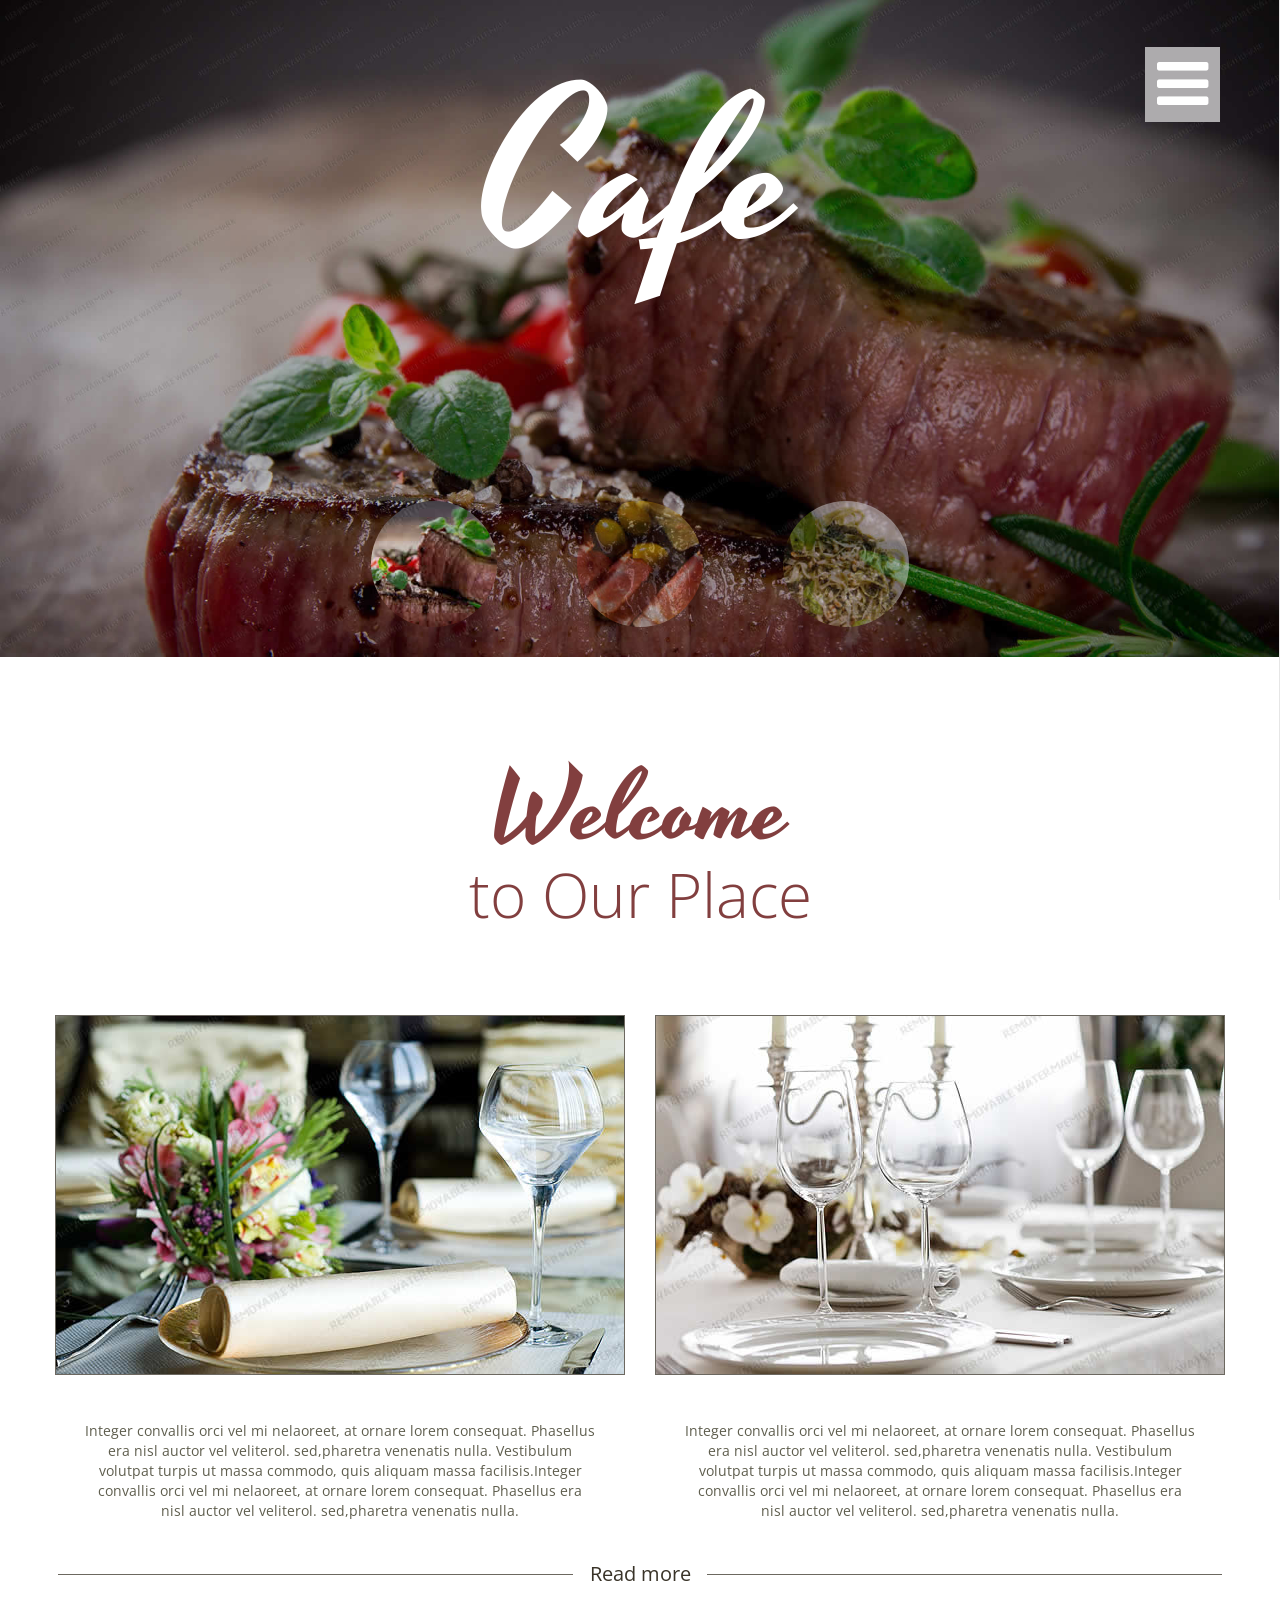
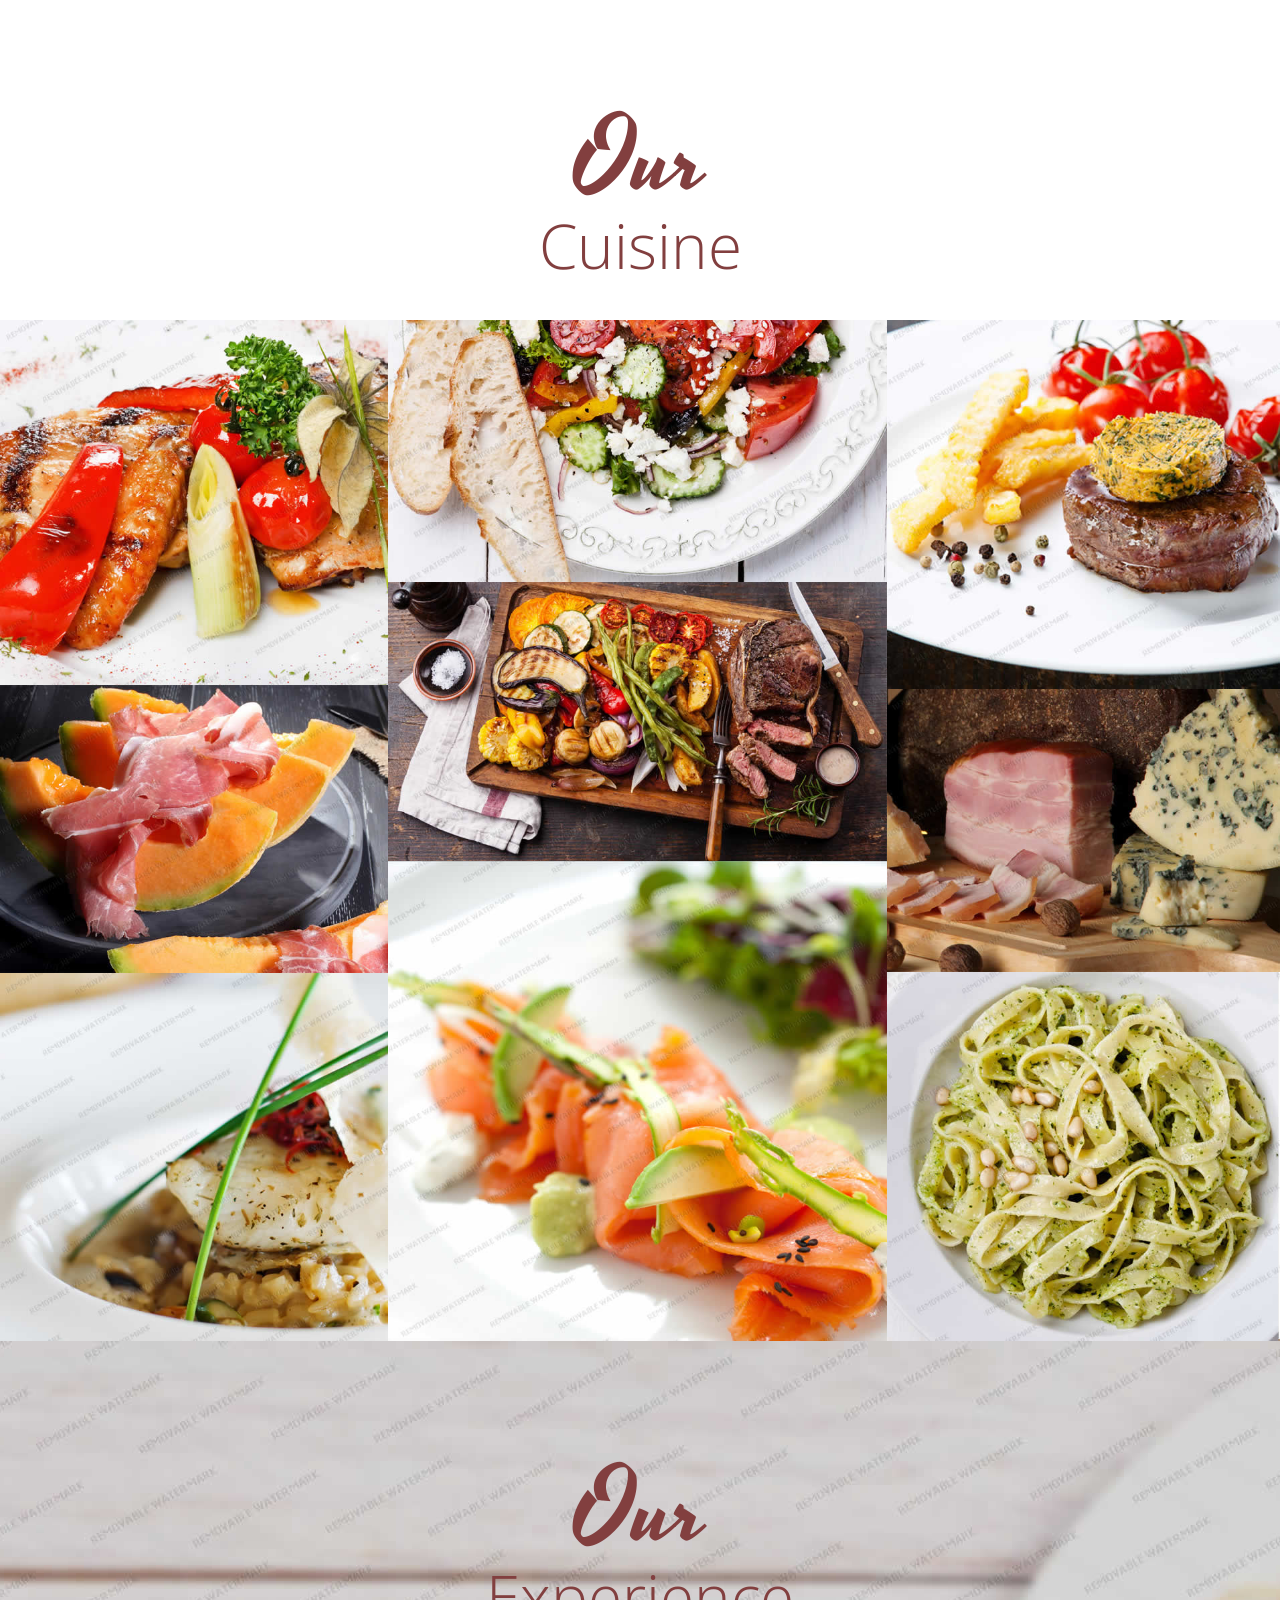
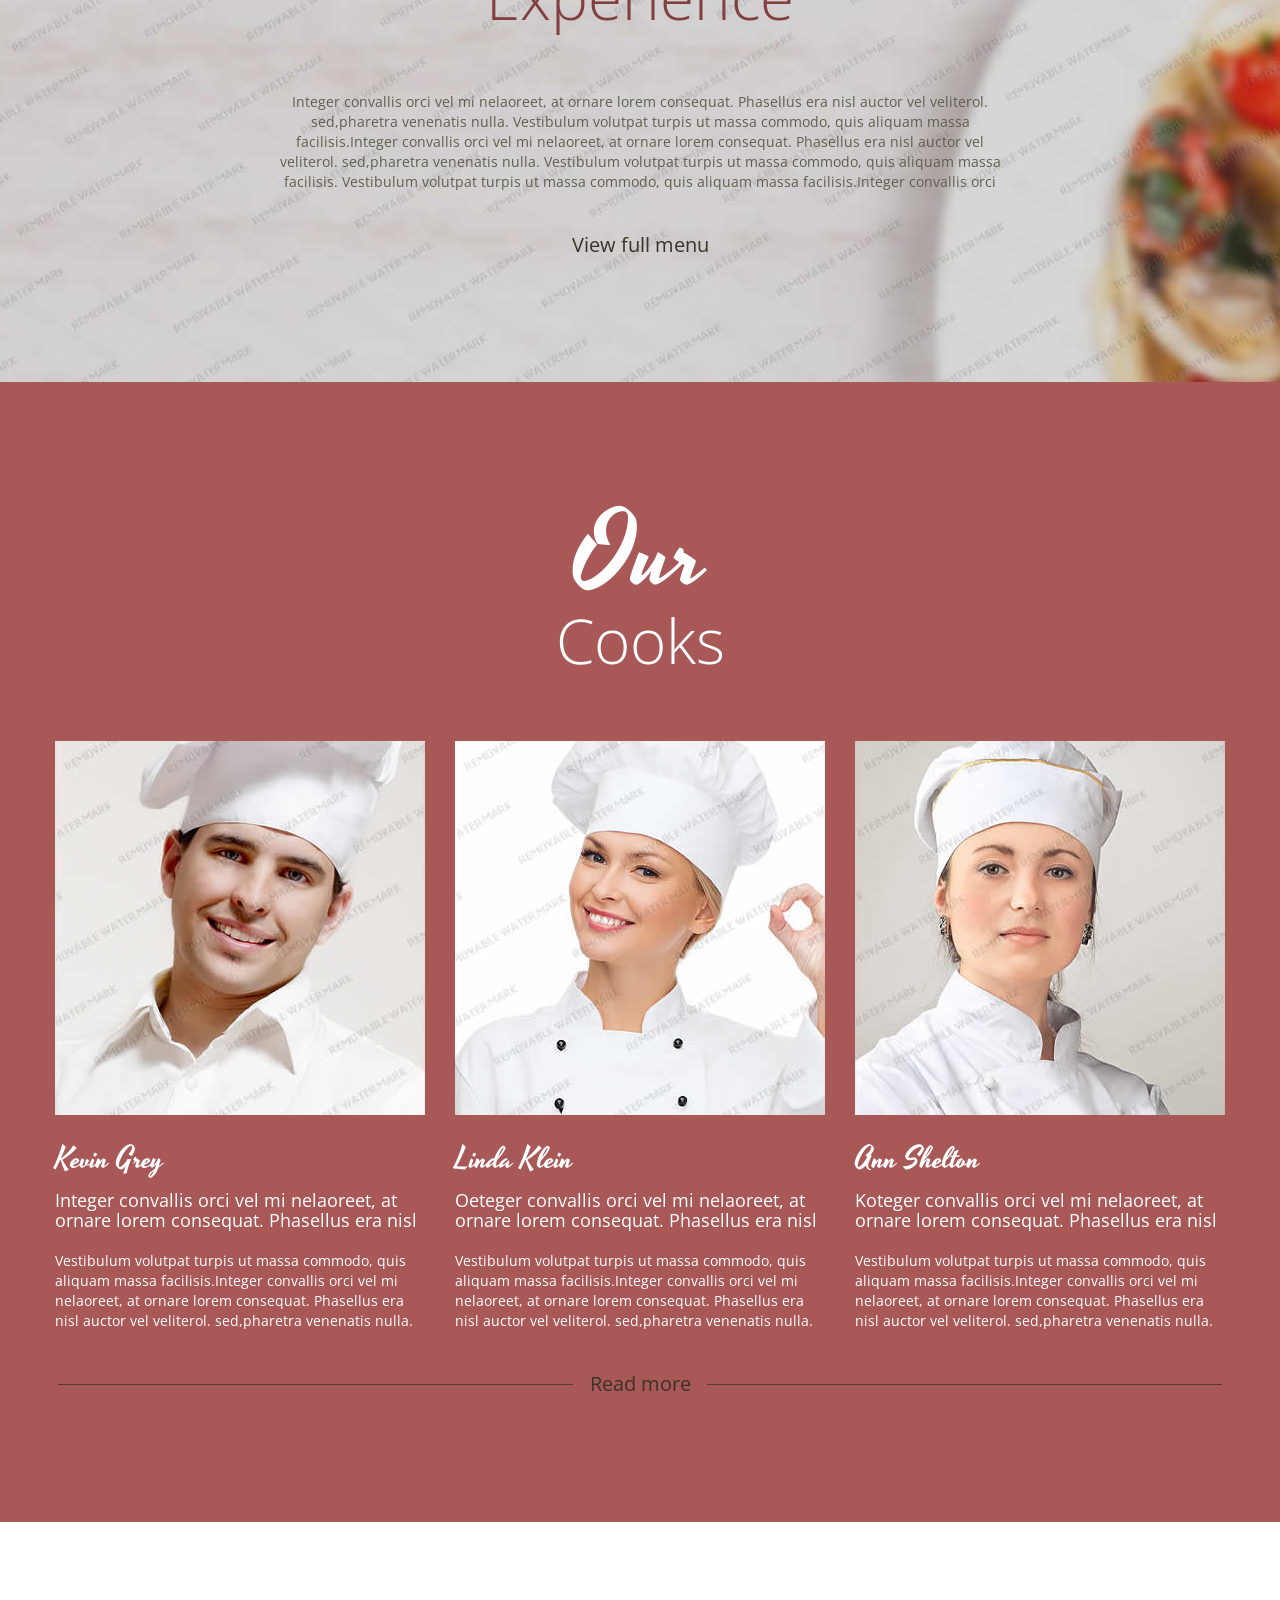
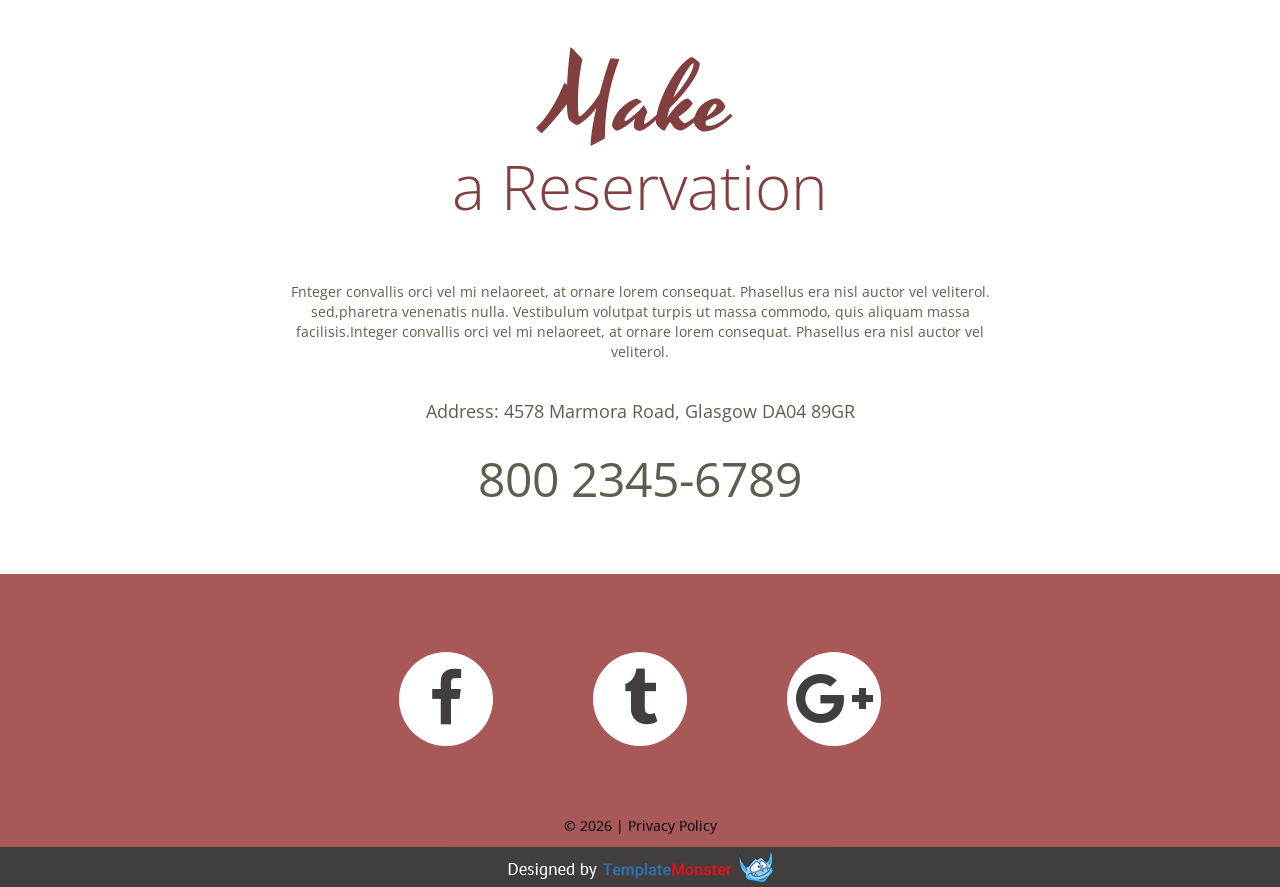
<file: views/layouts/cafe/index.html>
﻿<!DOCTYPE html>
<html lang="en">
<head>
    <title>Home</title>
    <meta charset="utf-8">
    <meta name="format-detection" content="telephone=no"/>
    <link rel="icon" href="images/favicon.ico" type="image/x-icon">
    <link rel="stylesheet" href="css/grid.css">
    <link rel="stylesheet" href="css/style.css">
    <link rel="stylesheet" href="css/camera.css">
    <link rel="stylesheet" href="css/jquery.fancybox.css">

    <script src="js/jquery.js"></script>
    <script src="js/jquery-migrate-1.2.1.js"></script>

    <!--[if lt IE 9]>
    <html class="lt-ie9">
    <div style=' clear: both; text-align:center; position: relative;'>
        <a href="http://windows.microsoft.com/en-US/internet-explorer/..">
            <img src="images/ie8-panel/warning_bar_0000_us.jpg" border="0" height="42" width="820"
                 alt="You are using an outdated browser. For a faster, safer browsing experience, upgrade for free today."/>
        </a> 
    </div>
    <script src="js/html5shiv.js"></script>
    <![endif]-->
 
    <script src='js/device.min.js'></script> 
</head>

<body>
<div class="page">
    <!--========================================================
                              HEADER
    =========================================================-->
    <header>

        <div class="camera_container">
            <div id="camera" class="camera_wrap">
                <div data-thumb="images/slide01_thumb.jpg" data-src="images/slide01.jpg">
                    <div class="camera_caption fadeIn">
                    </div>
                </div>
                <div data-thumb="images/slide02_thumb.jpg" data-src="images/slide02.jpg">
                    <div class="camera_caption fadeIn">
                    </div>
                </div>
                <div data-thumb="images/slide03_thumb.jpg" data-src="images/slide03.jpg">
                    <div class="camera_caption fadeIn">
                    </div>
                </div>
            </div>

            <div class="brand wow fadeIn">
                <h1 class="brand_name">
                    <a href="./">Cafe</a>
                </h1>
            </div>
        </div>
        
        <div class="toggle-menu-container">
            <nav class="nav">
                <div class="nav_title"></div>
                <a class="sf-menu-toggle fa fa-bars" href="#"></a>
                <ul class="sf-menu">
                    <li class="active">
                        <a href="./">Home</a>
                    </li>
                    <li>
                        <a href="index-1.html">About</a>
                        <ul>
                            <li>
                                <a href="#">Quisque nulla</a>
                            </li>
                            <li>
                                <a href="#">Vestibulum libero</a>
                                <ul>
                                    <li>
                                        <a href="#">Lorem</a>
                                    </li>
                                    <li>
                                        <a href="#">Dolor</a>
                                    </li>
                                    <li>
                                        <a href="#">Sit amet</a>
                                    </li>
                                </ul>
                            </li>
                            <li>
                                <a href="#">Vivamus eget nibh</a>
                            </li>
                        </ul>
                    </li>
                    <li>
                        <a href="index-2.html">What We Do</a>
                    </li>
                    <li>
                        <a href="index-3.html">Menu</a>
                    </li>
                    <li>
                        <a href="index-4.html">Contacts</a>
                    </li>
                </ul>
            </nav>            
        </div>

    </header>
    <!--========================================================
                              CONTENT
    =========================================================-->
    <main>
        <section class="well">
            <div class="container">
                <h2><em>Welcome</em>to Our Place</h2>
                <div class="row">
                    <div class="grid_6">
                        <div class="img img__border"><div class="lazy-img" style="padding-bottom: 63.0282%;"><img data-src="images/page-1_img01.jpg" alt=""></div></div>
                        <p class="center indents-1">Integer convallis orci vel mi nelaoreet, at ornare lorem consequat. Phasellus era nisl auctor vel veliterol. sed,pharetra venenatis nulla. Vestibulum volutpat turpis ut massa commodo, quis aliquam massa facilisis.Integer convallis orci vel mi nelaoreet, at ornare lorem consequat. Phasellus era nisl auctor vel veliterol. sed,pharetra venenatis nulla.</p>
                    </div>
                    <div class="grid_6">
                        <div class="img img__border"><div class="lazy-img" style="padding-bottom: 63.0282%;"><img data-src="images/page-1_img02.jpg" alt=""></div></div>
                        <p class="center indents-1">Integer convallis orci vel mi nelaoreet, at ornare lorem consequat. Phasellus era nisl auctor vel veliterol. sed,pharetra venenatis nulla. Vestibulum volutpat turpis ut massa commodo, quis aliquam massa facilisis.Integer convallis orci vel mi nelaoreet, at ornare lorem consequat. Phasellus era nisl auctor vel veliterol. sed,pharetra venenatis nulla.</p>
                    </div>
                </div>
                <div class="decoration"><a href="#" class="btn">Read more</a></div>
                <h2><em>Our</em>Cuisine</h2>
            </div>            
            <div class="gallery">
                <div class="gallery_col-1">
                    <a data-fancybox-group="gallery" href="images/page-1_img03_original.jpg" class="gallery_item thumb lazy-img" style="padding-bottom: 93.96551724137931%;">
                        <img data-src="images/page-1_img03.jpg" alt="">
                        <div class="gallery_overlay">
                            <div class="gallery_caption">
                                <p><em>Lorem Blandit</em></p>
                                <p>Integer convallis orci vel mi nelaoreet, at ornare lorem consequat. Phasellus era nisl</p>
                            </div>
                        </div>
                    </a>
                    <a data-fancybox-group="gallery" href="images/page-1_img04_original.jpg" class="gallery_item thumb lazy-img" style="padding-bottom: 74.13793103448276%;">
                        <img data-src="images/page-1_img04.jpg" alt="">
                        <div class="gallery_overlay">
                            <div class="gallery_caption">
                                <p><em>Lorem Blandit</em></p>
                                <p>Integer convallis orci vel mi nelaoreet, at ornare lorem consequat. Phasellus era nisl</p>
                            </div>
                        </div>
                    </a>
                    <a data-fancybox-group="gallery" href="images/page-1_img05_original.jpg" class="gallery_item thumb lazy-img" style="padding-bottom: 94.6551724137931%;">
                        <img data-src="images/page-1_img05.jpg" alt="">
                        <div class="gallery_overlay">
                            <div class="gallery_caption">
                                <p><em>Lorem Blandit</em></p>
                                <p>Integer convallis orci vel mi nelaoreet, at ornare lorem consequat. Phasellus era nisl</p>
                            </div>
                        </div>
                    </a>
                </div>
                <div class="gallery_col-2">
                    <a data-fancybox-group="gallery" href="images/page-1_img06_original.jpg" class="gallery_item thumb lazy-img" style="padding-bottom: 52.48322147651007%;">
                        <img data-src="images/page-1_img06.jpg" alt="">
                        <div class="gallery_overlay">
                            <div class="gallery_caption">
                                <p><em>Lorem Blandit</em></p>
                                <p>Integer convallis orci vel mi nelaoreet, at ornare lorem consequat. Phasellus era nisl</p>
                            </div>
                        </div>
                    </a>
                    <a data-fancybox-group="gallery" href="images/page-1_img07_original.jpg" class="gallery_item thumb lazy-img" style="padding-bottom: 55.97315436241611%;">
                        <img data-src="images/page-1_img07.jpg" alt="">
                        <div class="gallery_overlay">
                            <div class="gallery_caption">
                                <p><em>Lorem Blandit</em></p>
                                <p>Integer convallis orci vel mi nelaoreet, at ornare lorem consequat. Phasellus era nisl</p>
                            </div>
                        </div>
                    </a>
                    <a data-fancybox-group="gallery" href="images/page-1_img08_original.jpg" class="gallery_item thumb lazy-img" style="padding-bottom: 96.10738255033557%;">
                        <img data-src="images/page-1_img08.jpg" alt="">
                        <div class="gallery_overlay">
                            <div class="gallery_caption">
                                <p><em>Lorem Blandit</em></p>
                                <p>Integer convallis orci vel mi nelaoreet, at ornare lorem consequat. Phasellus era nisl</p>
                            </div>
                        </div>
                    </a>
                </div>
                <div class="gallery_col-3">
                    <a data-fancybox-group="gallery" href="images/page-1_img09_original.jpg" class="gallery_item thumb lazy-img" style="padding-bottom: 93.69676320272572%;">
                        <img data-src="images/page-1_img09.jpg" alt="">
                        <div class="gallery_overlay">
                            <div class="gallery_caption">
                                <p><em>Lorem Blandit</em></p>
                                <p>Integer convallis orci vel mi nelaoreet, at ornare lorem consequat. Phasellus era nisl</p>
                            </div>
                        </div>
                    </a>
                    <a data-fancybox-group="gallery" href="images/page-1_img10_original.jpg" class="gallery_item thumb lazy-img" style="padding-bottom: 72.23168654173765%;">
                        <img data-src="images/page-1_img10.jpg" alt="">
                        <div class="gallery_overlay">
                            <div class="gallery_caption">
                                <p><em>Lorem Blandit</em></p>
                                <p>Integer convallis orci vel mi nelaoreet, at ornare lorem consequat. Phasellus era nisl</p>
                            </div>
                        </div>
                    </a>
                    <a data-fancybox-group="gallery" href="images/page-1_img11_original.jpg" class="gallery_item thumb lazy-img" style="padding-bottom: 93.69676320272572%;">
                        <img data-src="images/page-1_img11.jpg" alt="">
                        <div class="gallery_overlay">
                            <div class="gallery_caption">
                                <p><em>Lorem Blandit</em></p>
                                <p>Integer convallis orci vel mi nelaoreet, at ornare lorem consequat. Phasellus era nisl</p>
                            </div>
                        </div>
                    </a>
                </div>
            </div>
        </section>
        <section class="parallax parallax1" data-parallax-speed="-0.4">
            <div class="container">
                <h2><em>Our </em>Experience</h2>
                <p class="indents-2">Integer convallis orci vel mi nelaoreet, at ornare lorem consequat. Phasellus era nisl auctor vel veliterol. sed,pharetra venenatis nulla. Vestibulum volutpat turpis ut massa commodo, quis aliquam massa facilisis.Integer convallis orci vel mi nelaoreet, at ornare lorem consequat. Phasellus era nisl auctor vel veliterol. sed,pharetra venenatis nulla. Vestibulum volutpat turpis ut massa commodo, quis aliquam massa facilisis. Vestibulum volutpat turpis ut massa commodo, quis aliquam massa facilisis.Integer convallis orci </p>
                <a href="#" class="btn">View full menu</a>
            </div>
        </section>
        <section class="well well__offset-1 bg-1">
            <div class="container">
                <h2><em>Our </em>Cooks</h2>
                <div class="row row__offset-1">
                    <div class="grid_4">
                        <figure>
                            <div class="img lazy-img" style="padding-bottom: 101.0810810810811%;"><img data-src="images/page-1_img12.jpg" alt=""></div>
                            <figcaption>Kevin Grey</figcaption>
                        </figure>
                        <h3>Integer convallis orci vel mi nelaoreet, at ornare lorem consequat. Phasellus era nisl </h3>
                        <p>Vestibulum volutpat turpis ut massa commodo, quis aliquam massa facilisis.Integer convallis orci vel mi nelaoreet, at ornare lorem consequat. Phasellus era nisl auctor vel veliterol. sed,pharetra venenatis nulla.</p>
                    </div>
                    <div class="grid_4">
                        <figure>
                            <div class="img lazy-img" style="padding-bottom: 101.0810810810811%;"><img data-src="images/page-1_img13.jpg" alt=""></div>
                            <figcaption>Linda Klein</figcaption>
                        </figure>
                        <h3>Oeteger convallis orci vel mi nelaoreet, at ornare lorem consequat. Phasellus era nisl </h3>
                        <p>Vestibulum volutpat turpis ut massa commodo, quis aliquam massa facilisis.Integer convallis orci vel mi nelaoreet, at ornare lorem consequat. Phasellus era nisl auctor vel veliterol. sed,pharetra venenatis nulla.</p>
                    </div>
                    <div class="grid_4">
                        <figure>
                            <div class="img lazy-img" style="padding-bottom: 101.0810810810811%;"><img data-src="images/page-1_img14.jpg" alt=""></div>
                            <figcaption>Ann Shelton</figcaption>
                        </figure>
                        <h3>Koteger convallis orci vel mi nelaoreet, at ornare lorem consequat. Phasellus era nisl </h3>
                        <p>Vestibulum volutpat turpis ut massa commodo, quis aliquam massa facilisis.Integer convallis orci vel mi nelaoreet, at ornare lorem consequat. Phasellus era nisl auctor vel veliterol. sed,pharetra venenatis nulla.</p>
                    </div>
                </div>
                <div class="decoration"><a href="#" class="btn">Read more</a></div>
            </div>
        </section>
        <section class="well well__offset-2">
            <div class="container center">
                <h2><em>Make </em>a Reservation</h2>
                <p class="indents-2">Fnteger convallis orci vel mi nelaoreet, at ornare lorem consequat. Phasellus era nisl auctor vel veliterol. sed,pharetra venenatis nulla. Vestibulum volutpat turpis ut massa commodo, quis aliquam massa facilisis.Integer convallis orci vel mi nelaoreet, at ornare lorem consequat. Phasellus era nisl auctor vel veliterol.</p>
                <address class="address-1">
                    <dl><dt>Address:</dt> <dd>4578 Marmora Road, Glasgow DA04 89GR</dd></dl>
                    <p><em>800 2345-6789</em></p>
                </address>
            </div>
        </section>
    </main>

    <!--========================================================
                              FOOTER
    =========================================================-->
    <footer>
        <div class="container">
            <ul class="socials">
                <li><a href="#" class="fa fa-facebook"></a></li>
                <li><a href="#" class="fa fa-tumblr"></a></li>
                <li><a href="#" class="fa fa-google-plus"></a></li>
            </ul>
            <div class="copyright">© <span id="copyright-year"></span> |
                <a href="#">Privacy Policy</a>
            </div>
        </div>
        <div class="tm"><a href="#"><img src="images/TM_logo.png" alt=""></a></div>
    </footer>
</div>

<script src="js/script.js"></script>
</body>
</html>
</file>
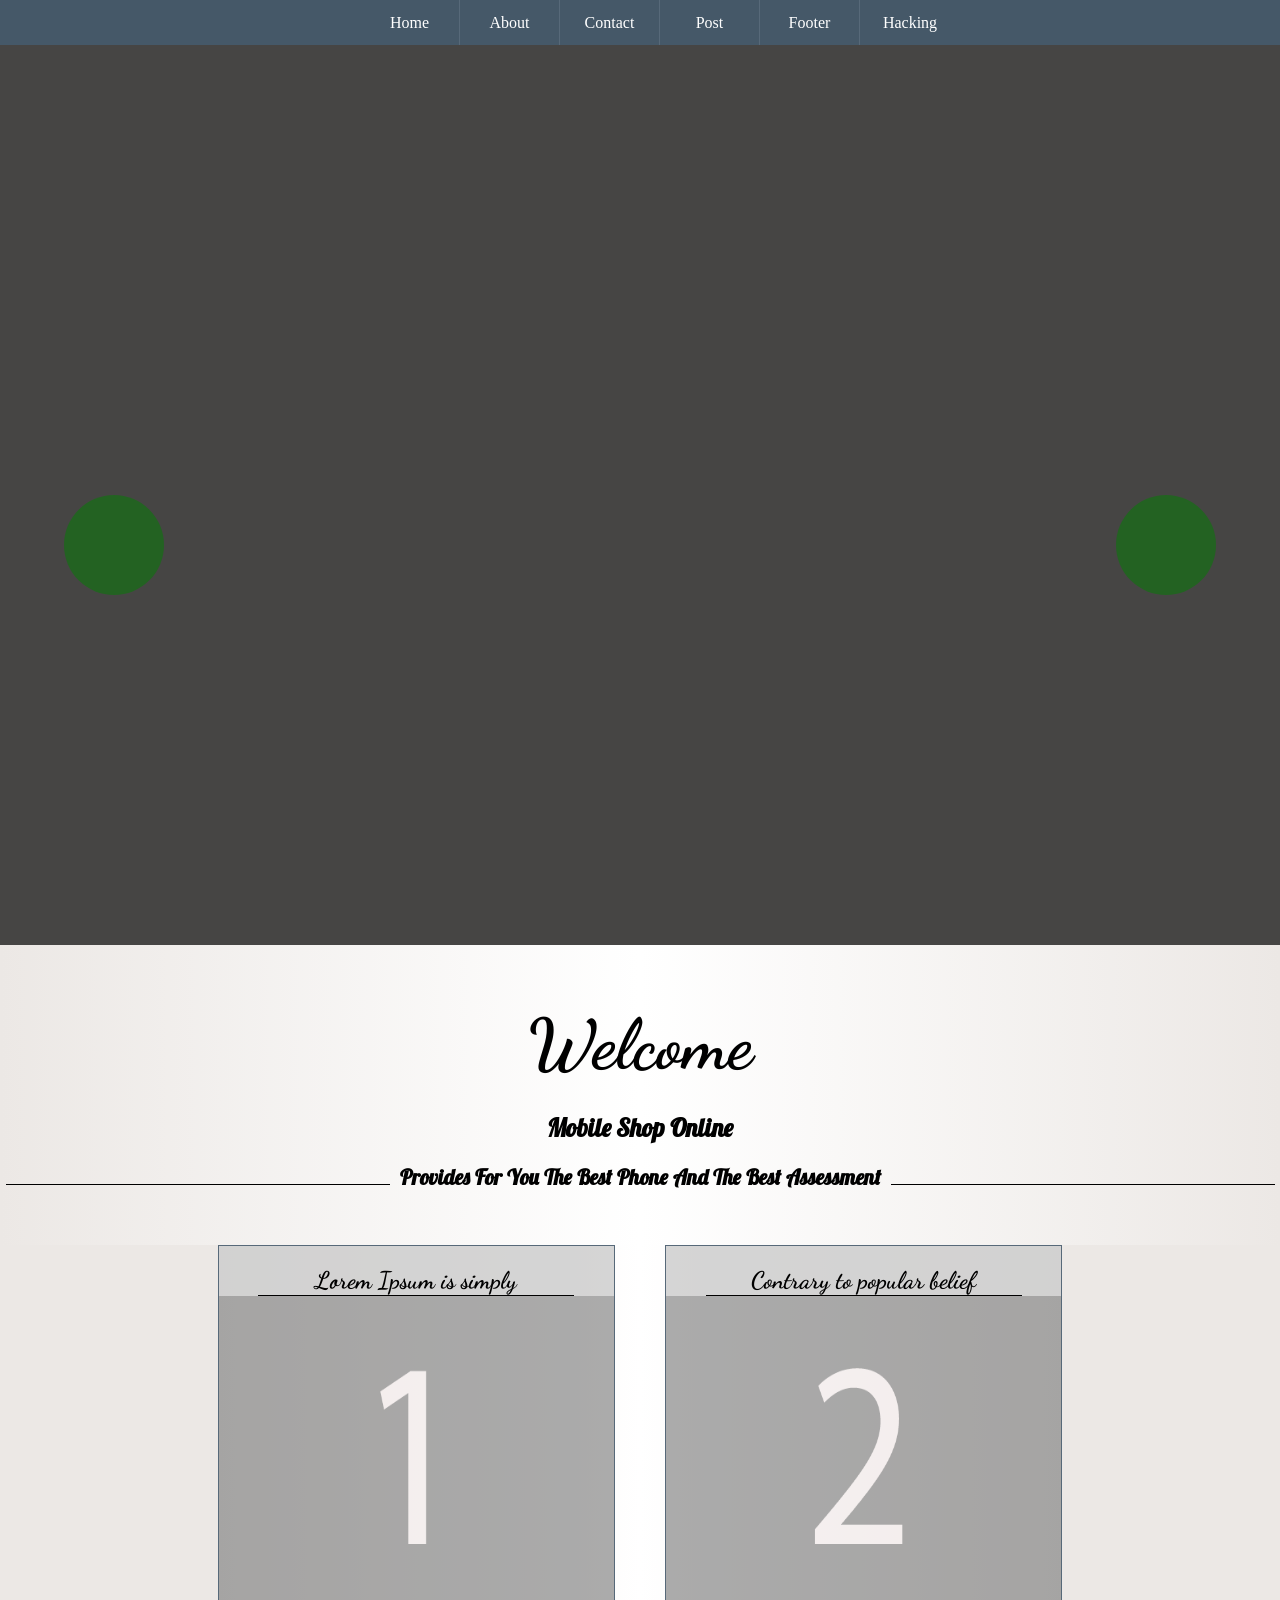
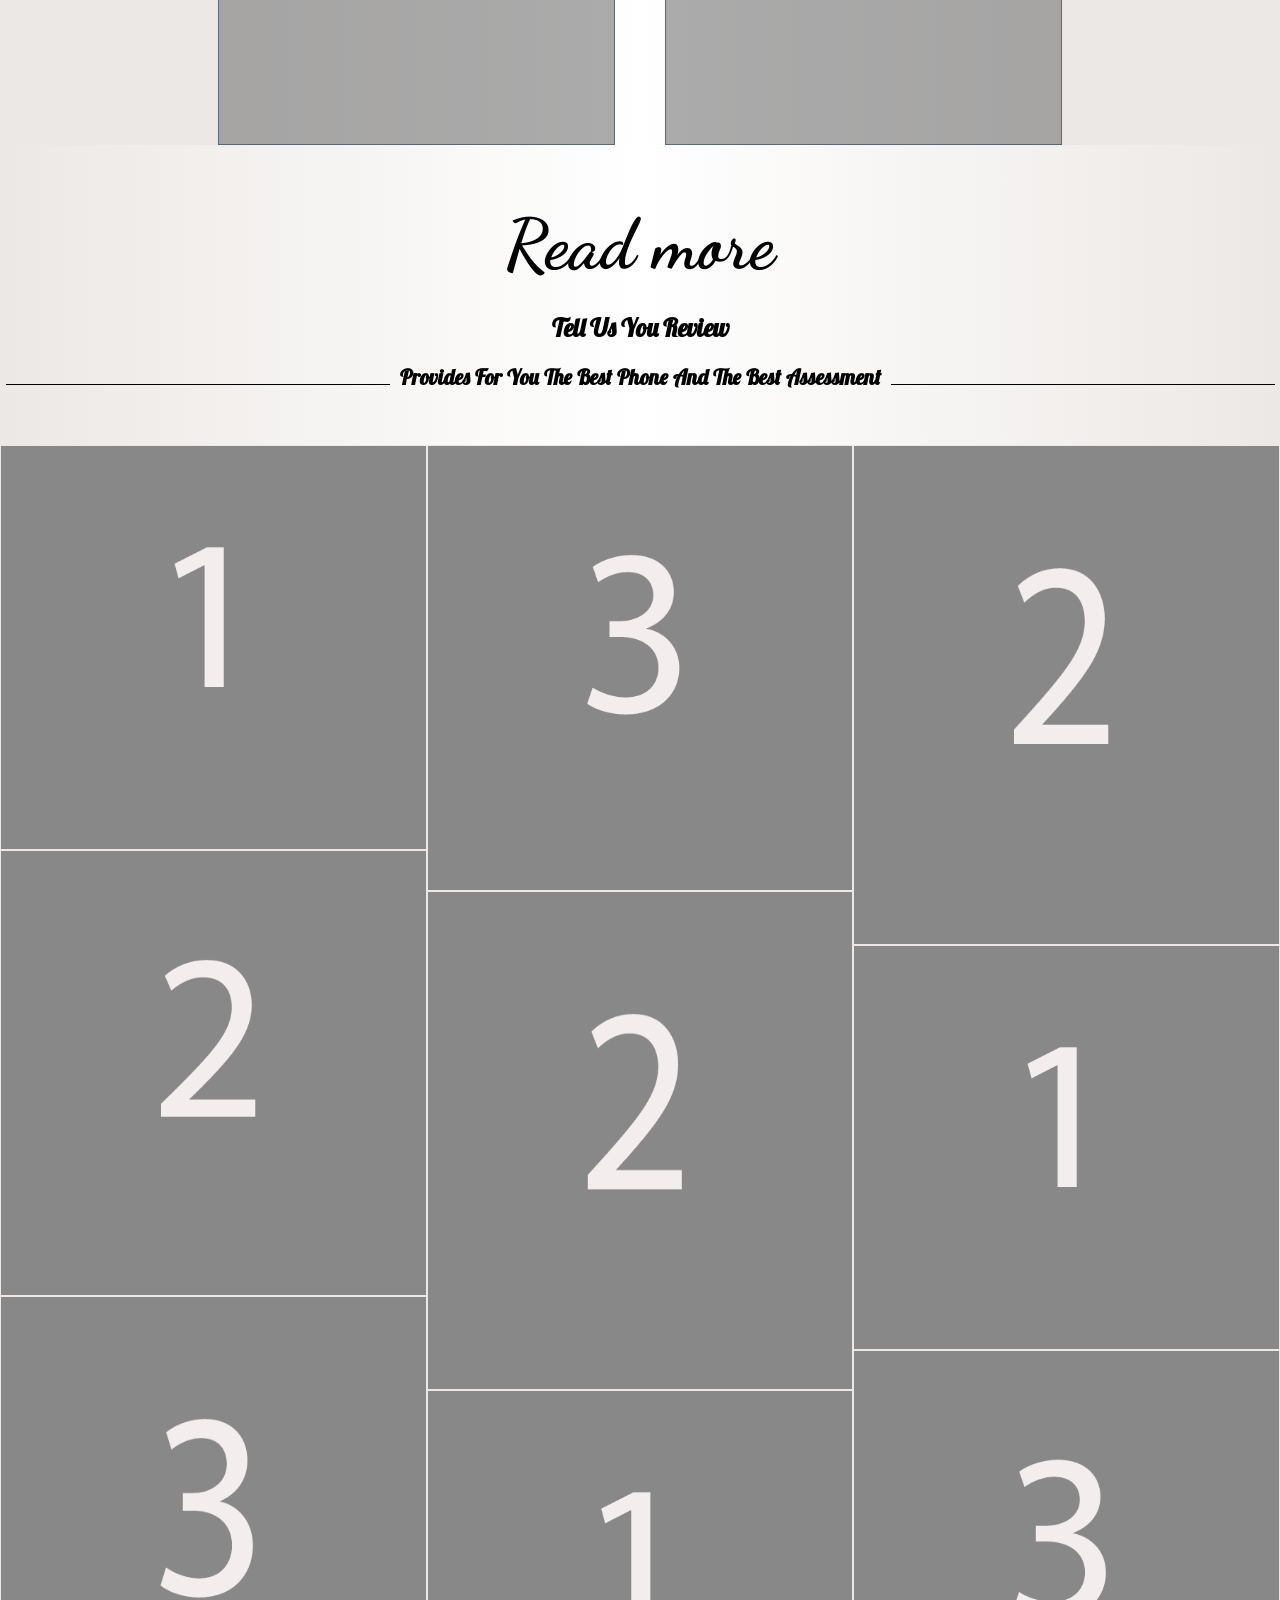
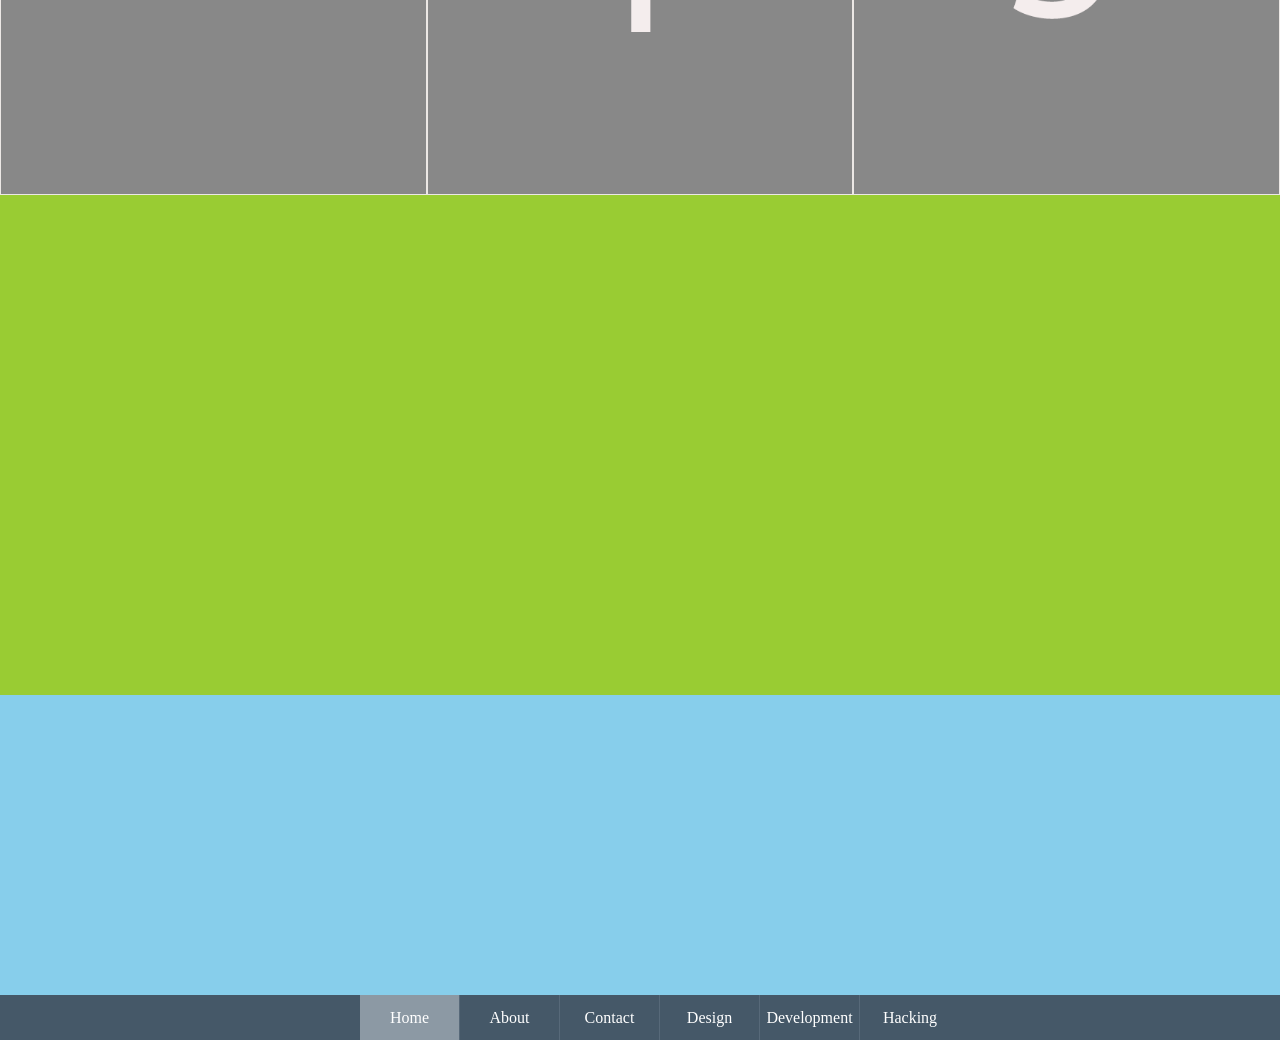
<file: views/layouts/template/index.html>
<!DOCTYPE html>
<html>
<head>
	<meta charset="utf-8">
	<meta http-equiv="X-UA-Compatible" content="IE=edge">
	<meta name="viewport" content="width=device-width, initial-scale=1, maximum-scale=1">
	<title>Menu Responsive</title>
	<link rel="stylesheet" href="css/style_main.css">
	<link href='https://fonts.googleapis.com/css?family=Lobster' rel='stylesheet' type='text/css'>
	<link href='https://fonts.googleapis.com/css?family=Dancing+Script' rel='stylesheet' type='text/css'>
</head>
<body>
	<!-- /*=== Header start ===*/  -->
	<header class="mainHeader">
		<nav class="clearfix">
			<ul class="clearfix">
				<li><a href="#slider" class="active">Home</a></li>
				<li><a href="#compare">About</a></li>
				<li><a href="#mainProductType">Contact</a></li>
				<li><a href="#mainPost">Post</a></li>
				<li><a href="#mainFooter">Footer</a></li>
				<li><a href="">Hacking</a></li>
			</ul>
			<a href="" id="pull">Menu <span>&#9776;</span></a>
		</nav>

		<!-- /*=== Slider start ===*/  -->
		<div class="slider" id="slider">
			<!--<img src="images/temp-slider-1.png" alt="Slide 01" />
			<img src="images/temp-slider-2.png" alt="Slide 02" />
			<img src="images/temp-slider-3.png" alt="Slide 03" />
			<section id="list-images">
				<img src="images/slide01_thumb.jpg" alt="Slide 01" class="active"/>
				<img src="images/slide02_thumb.jpg" alt="Slide 02" />
				<img src="images/slide03_thumb.jpg" alt="Slide 03" />
			</section>-->
			<div class="slider_next" onclick="return slider_next();">
				
			</div>

			<div class="slider_prev" onclick="return slider_prev();">
				
			</div>
		</div>
		<!-- /*=== Slider End ===*/  -->
		
	</header>
	<!-- /*=== Header end ===*/ -->

	<!-- /*===  Start .Welcome ===*/ -->
	<section class="welcome">
		<h1>Welcome</h1>
		<h3>Mobile Shop Online</h3>
		<p>Provides For You The Best Phone And The Best Assessment</p>
	</section>
	<!-- /*===  End .Welcome ===*/ -->
	
	<!-- /*=== Compare Start ===*/ -->
	<section class="compare clearfix" id="compare">
		<article>
			<div>
				<header>
					<h2>Lorem Ipsum is simply</h2>
				</header>
				<section>
					<p>1.10.32 of "de Finibus Bonorum et Malorum"</p>
					<p>Sed ut perspiciatis unde omnis iste natus error</p>
					<p>1914 translation by H. Rackham</p> 
					<p>To take a trivial example</p>
					<p>Excepteur sint occaecat cupidatat non proident, sunt in culpa qui officia deserunt mollit anim id est laborum</p>
					<p>The standard Lorem Ipsum passage, used since the 1500s</p>
				</section>
				<footer>
					<a href="http://everedit.net/" title="Details" target="_blank">Details</a>
					<a href="http://everedit.net/" title="Buy" target="_blank">Buy</a>
				</footer>
			</div>
			<a href="" title=""><img src="images/temp-image-1.png" width="100%" height="100%" alt="Xiaomi Redmi Note" /></a>	
		</article>

		<article>
			<div>
				<header>
					<h2>Contrary to popular belief</h2>
				</header>
				<section>
					<p>1.10.32 of "de Finibus Bonorum et Malorum"</p>
					<p>Sed ut perspiciatis unde omnis iste natus error</p>
					<p>1914 translation by H. Rackham</p> 
					<p>To take a trivial example</p>
					<p>Excepteur sint occaecat cupidatat non proident, sunt in culpa qui officia deserunt mollit anim id est laborum</p>
					<p>The standard Lorem Ipsum passage, used since the 1500s</p>
				</section>
				<footer>
					<a href="http://everedit.net/" title="Details" target="_blank">Details</a>
					<a href="http://everedit.net/" title="Buy" target="_blank">Buy</a>
				</footer>
			</div>
			<a href="" title=""><img src="images/temp-image-2.png" width="100%" height="100%" alt="Iphone 6 plus" /></a>
		</article>
	</section>
	<!-- /*=== Compare End ===*/ -->

	<!-- /*===  Start .Welcome ===*/ -->
	<section class="welcome">
		<h1>Read more</h1>
		<h3>Tell Us You Review</h3>
		<p>Provides For You The Best Phone And The Best Assessment</p>
	</section>
	<!-- /*===  End .Welcome ===*/ -->

	<!-- /*=== Product Types Start ===*/ -->
	<section class="mainProductType" id="mainProductType">
		<article>
			<div class="one">
				<img src="images/temp-image-1.png" width="100%" height="100%" alt="Xiaomi Redmi Note" />
				<div>
					
				</div>
			</div>
			
			<div class="two">
				<img src="images/temp-image-2.png" width="100%" height="100%" alt="Iphone 6 gold" />
				<div>
					
				</div>
			</div>
			
			<div class="three">
				<img src="images/temp-image-3.png" width="100%" height="100%" alt="" />
				<div>
					
				</div>
			</div>
		</article>
		
		<article>
			<div class="two">
				<img src="images/temp-image-3.png" width="100%" height="100%" alt="Iphone 6 gold" />
				<div>
					
				</div>
			</div>
			
			<div class="three">
				<img src="images/temp-image-2.png" width="100%" height="100%" alt="Xiaomi Redmi Note" />
				<div>
					
				</div>
			</div>
			
			<div class="one">
				<img src="images/temp-image-1.png" width="100%" height="100%" alt="" />
				<div>
					
				</div>
			</div>
		</article>
		
		<article>
			<div class="three">
				<img src="images/temp-image-2.png" width="100%" height="100%" alt="" />
				<div>
					
				</div>
			</div>
			
			<div class="one">
				<img src="images/temp-image-1.png" width="100%" height="100%" alt="iphone 6 gold" />
				<div>
					
				</div>
			</div>
			
			<div class="two">
				<img src="images/temp-image-3.png" width="100%" height="100%" alt="Xiaomi Redmi Note" />
				<div>
					
				</div>
			</div>
		</article>
	</section>
	<!-- /*=== Product Types End ===*/ -->

	<!-- /*=== mainPost Start ===*/ -->
	<section class="mainPost" id="mainPost">

	</section>
	<!-- /*=== mainPost End ===*/ -->

	
	<!-- /*=== Footer Start ===*/ -->
	<footer class="mainFooter" id="mainFooter">

	</footer>
	<!-- /*=== Footer End ===*/ -->
	<div id="onTop" class="onTop" style="background: #FF3366;">
		
	</div>
	<nav class="clearfix" id="footer">
		<ul class="clearfix">
			<li><a href="" class="active">Home</a></li>
			<li><a href="">About</a></li>
			<li><a href="">Contact</a></li>
			<li><a href="">Design</a></li>
			<li><a href="">Development</a></li>
			<li><a href="">Hacking</a></li>
		</ul>
		<a href="" id="pull">Menu <span>&#9776;</span></a>
	</nav>

	<script src="http://code.jquery.com/jquery-1.12.0.min.js"></script>
	<!-- Load your main.js file -->
	<script type="text/javascript" src="js/main.js"></script>

	<!-- Load javascript library -->

	<script src="js/slider.js"></script>
	<script type="text/javascript" src="js/scrollto.js"></script>
</body>
</html>
</file>
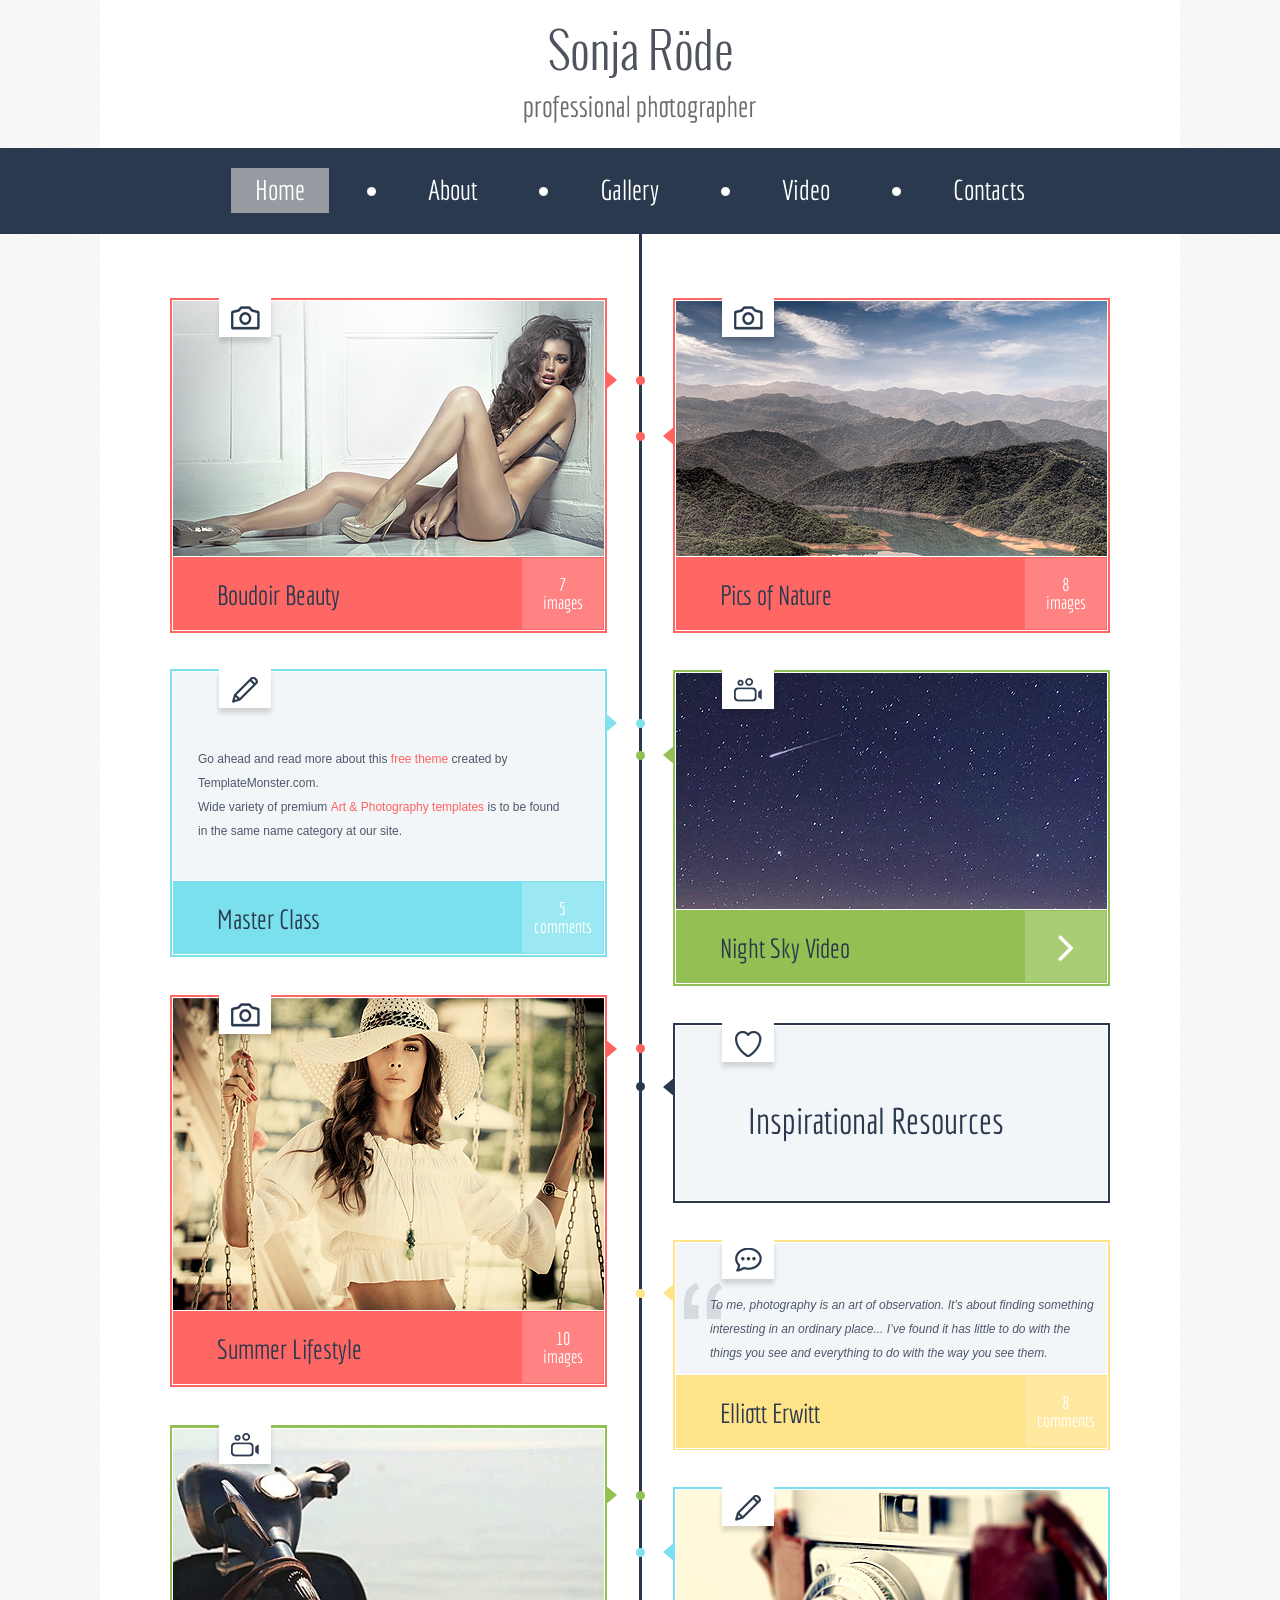
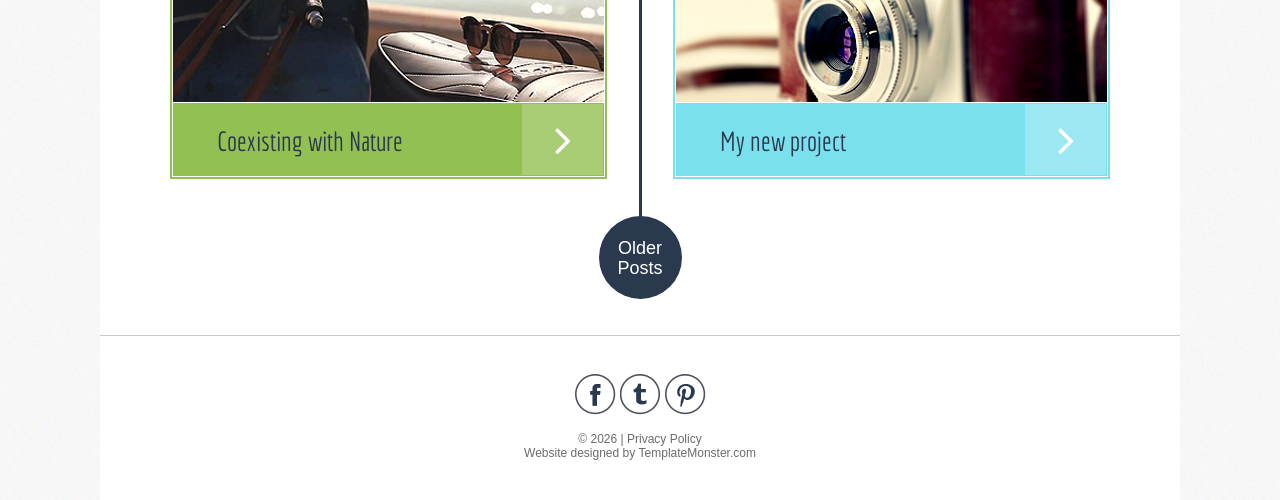
<file: views/layouts/sonja-rode/site/index.html>
<!DOCTYPE html>
<html lang="en">
	<head>
		<meta charset="utf-8">
		<title>Home</title>
		<meta name="format-detection" content="telephone=no" />
		<link rel="icon" href="images/favicon.ico">
		<link rel="shortcut icon" href="images/favicon.ico" />
		<link rel="stylesheet" href="css/style.css">
		<link href='http://fonts.googleapis.com/css?family=Economica:700' rel='stylesheet' type='text/css'>
		<script src="js/jquery.js"></script>
		<script src="js/jquery-migrate-1.1.1.js"></script>
		<script src="js/script.js"></script>
		<script src="js/jquery.ui.totop.js"></script>
		<script src="js/superfish.js"></script>
		<script src="js/jquery.equalheights.js"></script>
		<script src="js/jquery.mobilemenu.js"></script>
		<script src="js/jquery.easing.1.3.js"></script>
		<script>
		$(document).ready(function(){
			$().UItoTop({ easingType: 'easeOutQuart' });
		})
		</script>
		<!--[if lt IE 8]>
		<div style=' clear: both; text-align:center; position: relative;'>
			<a href="http://windows.microsoft.com/en-US/internet-explorer/products/ie/home?ocid=ie6_countdown_bannercode">
				<img src="http://storage.ie6countdown.com/assets/100/images/banners/warning_bar_0000_us.jpg" border="0" height="42" width="820" alt="You are using an outdated browser. For a faster, safer browsing experience, upgrade for free today." />
			</a>
		</div>
		<![endif]-->
		<!--[if lt IE 9]>
		<script src="js/html5shiv.js"></script>
		<link rel="stylesheet" media="screen" href="css/ie.css">
		<![endif]-->
	</head>
	<body class="page1" id="top">
<!--==============================header=================================-->
		<div class="main">
			<header>
				<div class="clear"></div>
				<div class="container_12">
					<div class="grid_12">
						<h1>
							<a href="index.html">
								<img src="images/logo.png" alt="Your Happy Family">
							</a>
						</h1>
					</div>
				</div>
			</header>
		</div>
		<div class="menu_block">
			<div class="container_12">
				<div class="grid_12">
					<nav class="horizontal-nav full-width horizontalNav-notprocessed">
						<ul class="sf-menu">
							<li class="current"><a href="index.html">Home</a></li>
							<li><a href="index-1.html">About</a></li>
							<li><a href="index-2.html">Gallery</a></li>
							<li><a href="index-3.html">Video</a></li>
							<li><a href="index-4.html">Contacts</a></li>
						</ul>
					</nav>
					<div class="clear"></div>
				</div>
				<div class="clear"></div>
			</div>
		</div>
		<div class="main">
<!--==============================Content=================================-->
			<div class="content"><div class="ic">More Website Templates @ TemplateMonster.com - December 30, 2013!</div>
				<div class="container_12">
					<div class="grid_6">
						<div class="p1_box left cl1">
							<div class="type"></div>
							<img src="images/page1_img1.jpg" alt="">
							<a href="index-2.html" class="bot">Boudoir Beauty <span>7 <br>images</span></a>
						</div>
						<div class="p1_box left cl2">
							<div class="type"></div>
							<div class="gray_block">
								Go ahead and read more about this <span class="col1"><a href="http://blog.templatemonster.com/free-website-templates/" rel="nofollow">free theme</a></span> created by TemplateMonster.com.<br>
								Wide variety of premium <span class="col1"><a href="http://www.templatemonster.com/category/art-photography-website-templates/" rel="nofollow">Art &amp; Photography templates</a></span> is to be found in the same name category at our site.
							</div>
							<a href="#" class="bot">Master Class<span>5 <br>comments</span></a>
						</div>
						<div class="p1_box left cl1 pos1">
							<div class="type"></div>
							<img src="images/page1_img4.jpg" alt="">
							<a href="index-2.html" class="bot">Summer Lifestyle<span>10<br>images</span></a>
						</div>
						<div class="p1_box left cl3 pos1">
							<div class="type"></div>
							<img src="images/page1_img6.jpg" alt="">
							<a href="index-3.html" class="bot">Coexisting with Nature<span><strong class="fa-angle-right fa"></strong></span></a>
						</div>
					</div>
					<div class="grid_6">
						<div class="p1_box right cl1">
							<div class="type"></div>
							<img src="images/page1_img2.jpg" alt="">
							<a href="index-2.html" class="bot">Pics of Nature <span>8 <br>images</span></a>
						</div>
						<div class="p1_box right cl3">
							<div class="type"></div>
							<img src="images/page1_img3.jpg" alt="">
							<a href="index-3.html" class="bot">Night Sky Video<span><strong class=" fa-angle-right fa"></strong></span></a>
						</div>
						<div class="p1_box right cl4">
							<div class="type"></div>
							<a href="#" class="bot">Inspirational Resources</a>
						</div>
						<div class="p1_box right cl5">
							<div class="type"></div>
							<blockquote>To me, photography is an art of observation. It’s about finding something interesting in an ordinary place... I’ve found it has little to do with the things you see and everything to do with the way you see them. </blockquote>
							<a href="#" class="bot">Elliott Erwitt <span>8 <br>comments</span></a>
						</div>
						<div class="p1_box right cl2">
							<div class="type"></div>
							<img src="images/page1_img7.jpg" alt="">
							<a href="#" class="bot">My new project<span><strong class=" fa-angle-right fa"></strong></span></a>
						</div>
					</div>
					<div class="clear"></div>
					<div class="grid_12">
						<a href="#" class="round"> Older Posts</a>
					</div>
				</div>
			</div>
<!--==============================footer=================================-->
			<footer>
				<div class="hor bg3"></div>
				<div class="container_12">
					<div class="grid_12">
						<div class="socials">
							<a href="#"></a>
							<a href="#"></a>
							<a href="#"></a>
							<div class="clear"></div>
						</div>
						<div class="copy">
							&copy; <span id="copyright-year"></span> | <a href="#">Privacy Policy</a> <br>
							Website designed by <a href="http://www.templatemonster.com/" rel="nofollow">TemplateMonster.com</a>
						</div>
					</div>
				</div>
			</footer>
		</div>
	</body>
</html>
</file>
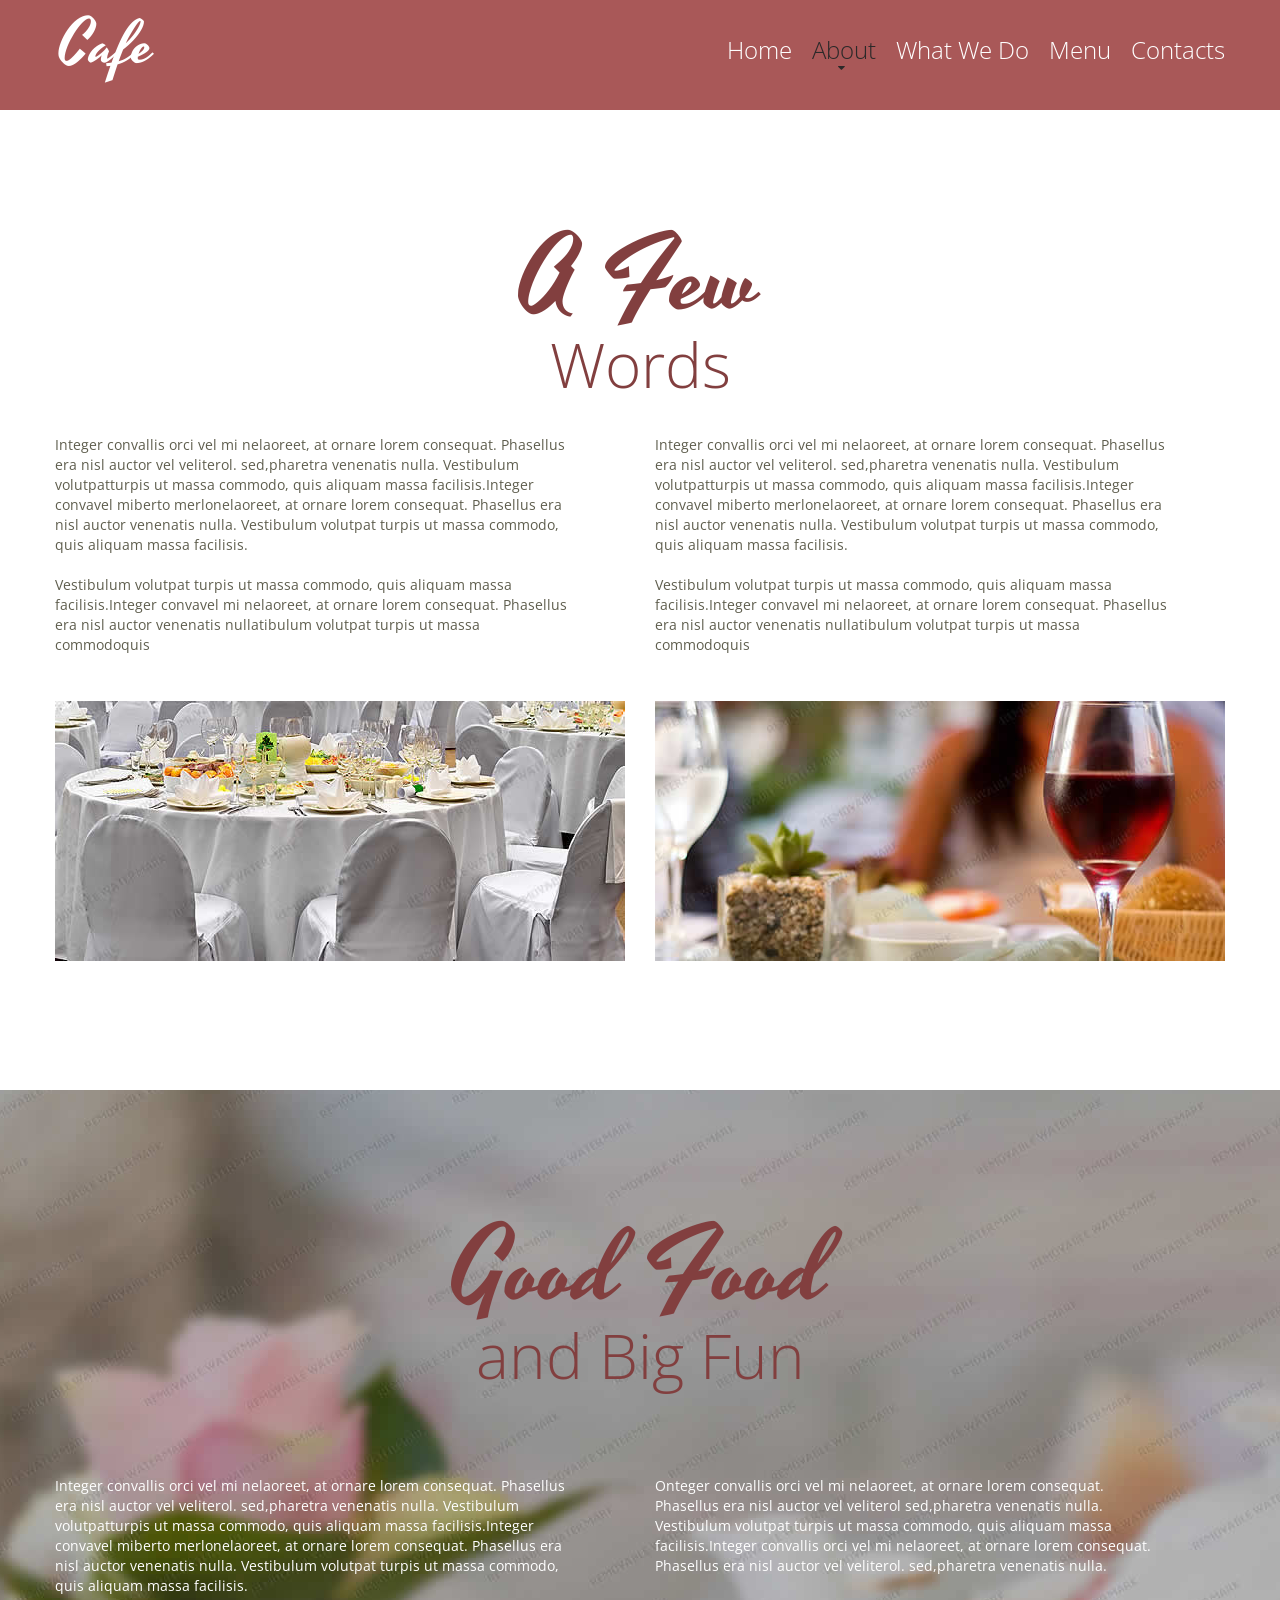
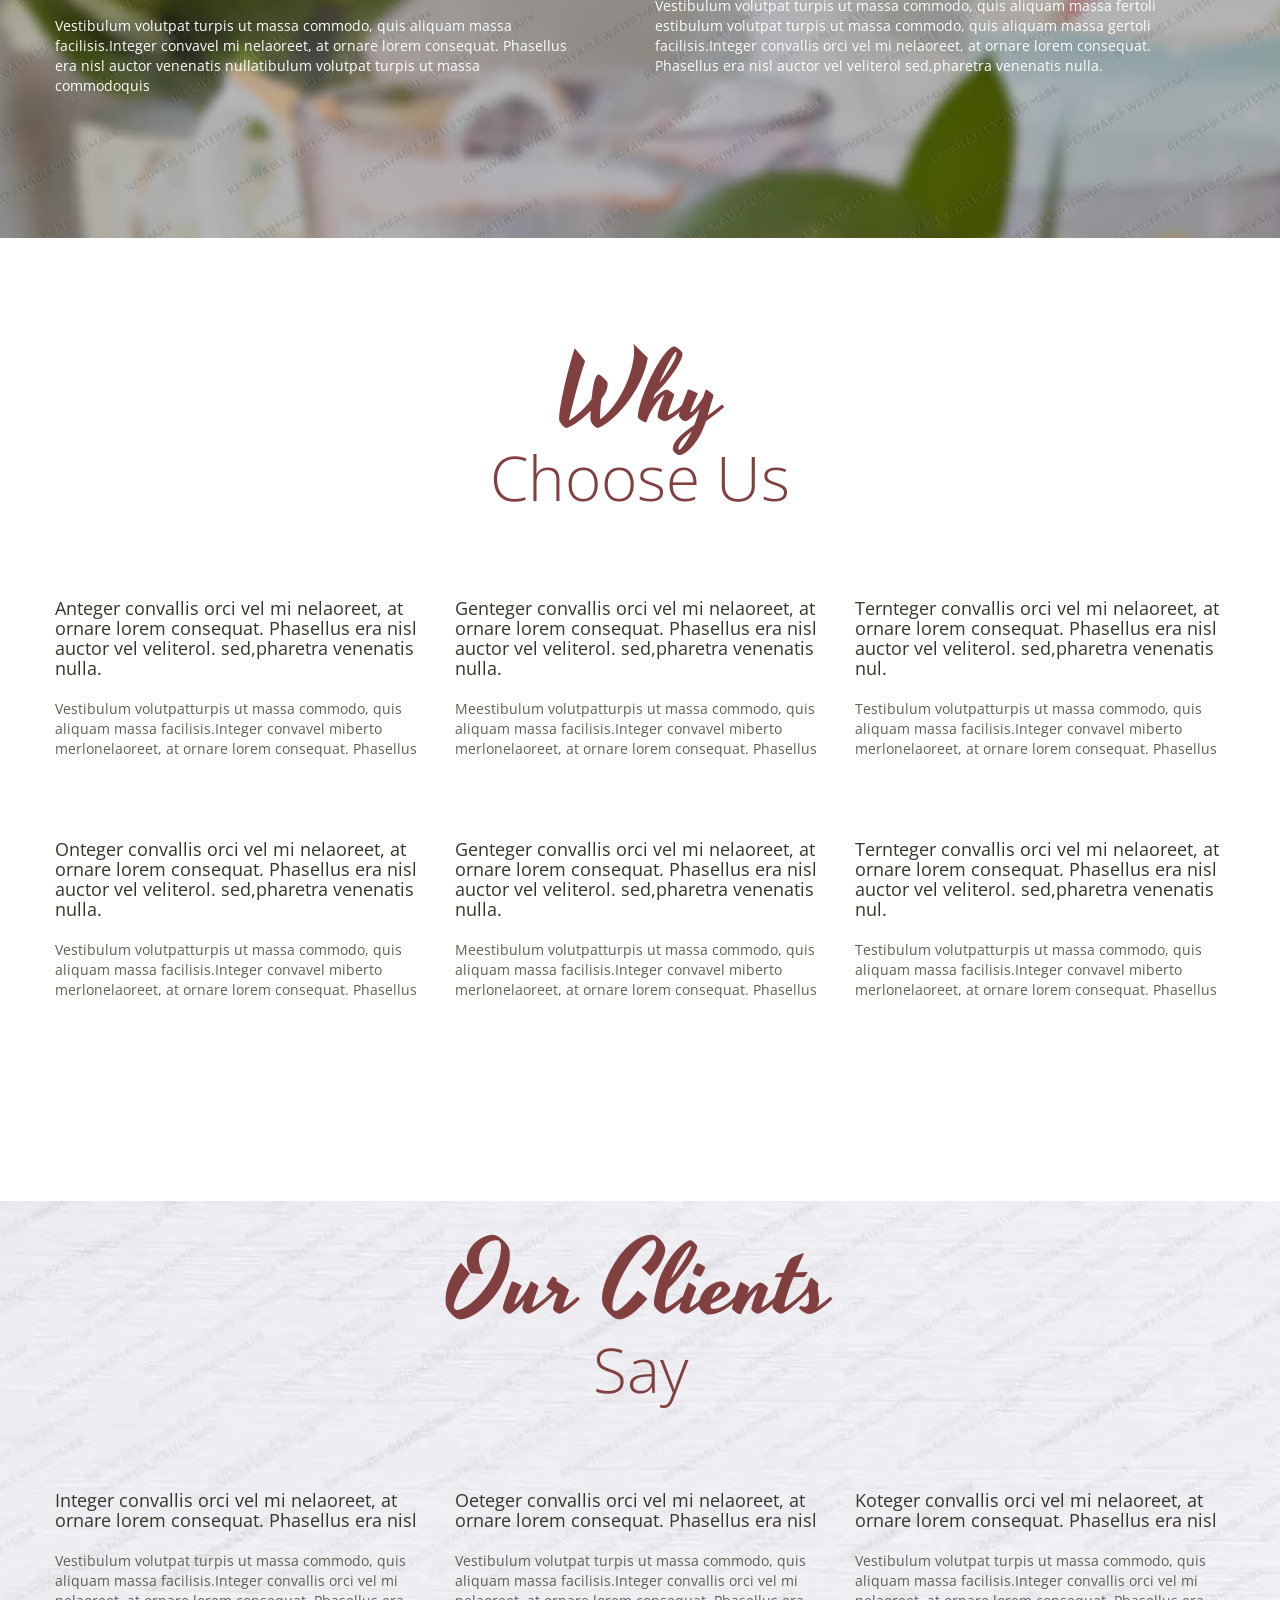
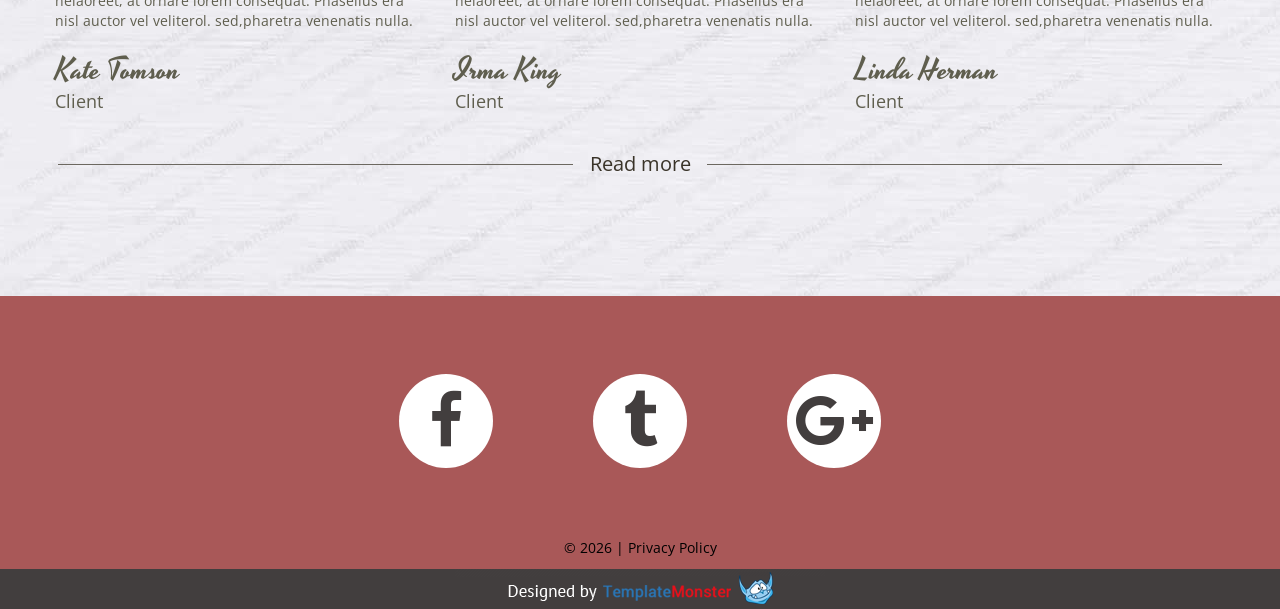
<file: views/layouts/cafe/index-1.html>
﻿<!DOCTYPE html>
<html lang="en">
<head>
    <title>About</title>
    <meta charset="utf-8">
    <meta name="format-detection" content="telephone=no"/>
    <link rel="icon" href="images/favicon.ico" type="image/x-icon">
    <link rel="stylesheet" href="css/grid.css">
    <link rel="stylesheet" href="css/style.css">

    <script src="js/jquery.js"></script>
    <script src="js/jquery-migrate-1.2.1.js"></script>

    <!--[if lt IE 9]>
    <html class="lt-ie9">
    <div style=' clear: both; text-align:center; position: relative;'>
        <a href="http://windows.microsoft.com/en-US/internet-explorer/..">
            <img src="images/ie8-panel/warning_bar_0000_us.jpg" border="0" height="42" width="820"
                 alt="You are using an outdated browser. For a faster, safer browsing experience, upgrade for free today."/>
        </a> 
    </div>
    <script src="js/html5shiv.js"></script>
    <![endif]-->
 
    <script src='js/device.min.js'></script> 
</head>

<body>
<div class="page">
    <!--========================================================
                              HEADER
    =========================================================-->
    <header>

        <div id="stuck_container" class="stuck_container">
            <div class="container">

                <div class="brand">
                    <h1 class="brand_name">
                        <a href="./">Cafe</a>
                    </h1>
                </div>

                <nav class="nav">
                    <ul class="sf-menu">
                        <li>
                            <a href="./">Home</a>
                        </li>
                        <li class="active">
                            <a href="index-1.html">About</a>
                            <ul>
                                <li>
                                    <a href="#">Quisque nulla</a>
                                </li>
                                <li>
                                    <a href="#">Vestibulum libero</a>
                                    <ul>
                                        <li>
                                            <a href="#">Lorem</a>
                                        </li>
                                        <li>
                                            <a href="#">Dolor</a>
                                        </li>
                                        <li>
                                            <a href="#">Sit amet</a>
                                        </li>
                                    </ul>
                                </li>
                                <li>
                                    <a href="#">Vivamus eget nibh</a>
                                </li>
                            </ul>
                        </li>
                        <li>
                            <a href="index-2.html">What We Do</a>
                        </li>
                        <li>
                            <a href="index-3.html">Menu</a>
                        </li>
                        <li>
                            <a href="index-4.html">Contacts</a>
                        </li>
                    </ul>
                </nav>
            </div>
        </div>

    </header>
    <!--========================================================
                              CONTENT
    =========================================================-->
    <main>
        <section class="well well__offset-3">
            <div class="container">
                <h2><em>A Few</em>Words</h2>
                <div class="row row__offset-2">
                    <div class="grid_6">
                        <p class="indents-3">Integer convallis orci vel mi nelaoreet, at ornare lorem consequat. Phasellus era nisl auctor vel veliterol. sed,pharetra venenatis nulla. Vestibulum volutpatturpis ut massa commodo, quis aliquam massa facilisis.Integer convavel miberto merlonelaoreet, at ornare lorem consequat. Phasellus era nisl auctor venenatis nulla. Vestibulum volutpat turpis ut massa commodo, quis aliquam massa facilisis.<br><br>Vestibulum volutpat turpis ut massa commodo, quis aliquam massa facilisis.Integer convavel mi nelaoreet, at ornare lorem consequat. Phasellus era nisl auctor venenatis nullatibulum volutpat turpis ut massa commodoquis</p>
                        <div class="img"><div class="lazy-img" style="padding-bottom: 45.6140350877193%;"><img data-src="images/page-2_img01.jpg" alt=""></div></div>
                    </div>
                    <div class="grid_6">
                        <p class="indents-3">Integer convallis orci vel mi nelaoreet, at ornare lorem consequat. Phasellus era nisl auctor vel veliterol. sed,pharetra venenatis nulla. Vestibulum volutpatturpis ut massa commodo, quis aliquam massa facilisis.Integer convavel miberto merlonelaoreet, at ornare lorem consequat. Phasellus era nisl auctor venenatis nulla. Vestibulum volutpat turpis ut massa commodo, quis aliquam massa facilisis.<br><br>Vestibulum volutpat turpis ut massa commodo, quis aliquam massa facilisis.Integer convavel mi nelaoreet, at ornare lorem consequat. Phasellus era nisl auctor venenatis nullatibulum volutpat turpis ut massa commodoquis</p>
                        <div class="img"><div class="lazy-img" style="padding-bottom: 45.6140350877193%;"><img data-src="images/page-2_img02.jpg" alt=""></div></div>
                    </div>
                </div>
            </div>
        </section>
        <section class="parallax parallax2" data-parallax-speed="-0.4">
            <div class="container">
                <h2><em>Good Food </em>and Big Fun</h2>
                <div class="row">
                    <div class="grid_6">
                        <p class="indents-3">Integer convallis orci vel mi nelaoreet, at ornare lorem consequat. Phasellus era nisl auctor vel veliterol. sed,pharetra venenatis nulla. Vestibulum volutpatturpis ut massa commodo, quis aliquam massa facilisis.Integer convavel miberto merlonelaoreet, at ornare lorem consequat. Phasellus era nisl auctor venenatis nulla. Vestibulum volutpat turpis ut massa commodo, quis aliquam massa facilisis.<br><br>Vestibulum volutpat turpis ut massa commodo, quis aliquam massa facilisis.Integer convavel mi nelaoreet, at ornare lorem consequat. Phasellus era nisl auctor venenatis nullatibulum volutpat turpis ut massa commodoquis </p>                        
                    </div>
                    <div class="grid_6">
                        <p class="indents-3">Onteger convallis orci vel mi nelaoreet, at ornare lorem consequat. Phasellus era nisl auctor vel veliterol sed,pharetra venenatis nulla. Vestibulum volutpat turpis ut massa commodo, quis aliquam massa facilisis.Integer convallis orci vel mi nelaoreet, at ornare lorem consequat. Phasellus era nisl auctor vel veliterol. sed,pharetra venenatis nulla.<br><br>Vestibulum volutpat turpis ut massa commodo, quis aliquam massa fertoli estibulum volutpat turpis ut massa commodo, quis aliquam massa gertoli facilisis.Integer convallis orci vel mi nelaoreet, at ornare lorem consequat. Phasellus era nisl auctor vel veliterol sed,pharetra venenatis nulla.</p>
                    </div>
                </div>
            </div>
        </section>
        <section class="well well__offset-4">
            <div class="container">
                <h2><em>Why</em>Choose Us</h2>
                <div class="row">
                    <div class="grid_4">
                        <h3>Anteger convallis orci vel mi nelaoreet, at ornare lorem consequat. Phasellus era nisl auctor vel veliterol. sed,pharetra venenatis nulla. </h3>
                        <p>Vestibulum volutpatturpis ut massa commodo, quis aliquam massa facilisis.Integer convavel miberto merlonelaoreet, at ornare lorem consequat. Phasellus</p>
                    </div>
                    <div class="grid_4">
                        <h3>Genteger convallis orci vel mi nelaoreet, at ornare lorem consequat. Phasellus era nisl auctor vel veliterol. sed,pharetra venenatis nulla. </h3>
                        <p>Meestibulum volutpatturpis ut massa commodo, quis aliquam massa facilisis.Integer convavel miberto merlonelaoreet, at ornare lorem consequat. Phasellus</p>
                    </div>
                    <div class="grid_4">
                        <h3>Ternteger convallis orci vel mi nelaoreet, at ornare lorem consequat. Phasellus era nisl auctor vel veliterol. sed,pharetra venenatis nul. </h3>
                        <p>Testibulum volutpatturpis ut massa commodo, quis aliquam massa facilisis.Integer convavel miberto merlonelaoreet, at ornare lorem consequat. Phasellus</p>
                    </div>
                </div>
                <div class="row">
                    <div class="grid_4">
                        <h3>Onteger convallis orci vel mi nelaoreet, at ornare lorem consequat. Phasellus era nisl auctor vel veliterol. sed,pharetra venenatis nulla. </h3>
                        <p>Vestibulum volutpatturpis ut massa commodo, quis aliquam massa facilisis.Integer convavel miberto merlonelaoreet, at ornare lorem consequat. Phasellus</p>
                    </div>
                    <div class="grid_4">
                        <h3>Genteger convallis orci vel mi nelaoreet, at ornare lorem consequat. Phasellus era nisl auctor vel veliterol. sed,pharetra venenatis nulla. </h3>
                        <p>Meestibulum volutpatturpis ut massa commodo, quis aliquam massa facilisis.Integer convavel miberto merlonelaoreet, at ornare lorem consequat. Phasellus</p>
                    </div>
                    <div class="grid_4">
                        <h3>Ternteger convallis orci vel mi nelaoreet, at ornare lorem consequat. Phasellus era nisl auctor vel veliterol. sed,pharetra venenatis nul. </h3>
                        <p>Testibulum volutpatturpis ut massa commodo, quis aliquam massa facilisis.Integer convavel miberto merlonelaoreet, at ornare lorem consequat. Phasellus</p>
                    </div>
                </div>
            </div>
        </section>
        <section class="parallax parallax3" data-parallax-speed="-0.4">
            <div class="container">
                <h2><em>Our Clients </em>Say</h2>
                <div class="row">
                    <div class="grid_4">
                        <h3>Integer convallis orci vel mi nelaoreet, at ornare lorem consequat. Phasellus era nisl </h3>
                        <p>Vestibulum volutpat turpis ut massa commodo, quis aliquam massa facilisis.Integer convallis orci vel mi nelaoreet, at ornare lorem consequat. Phasellus era nisl auctor vel veliterol. sed,pharetra venenatis nulla.</p>
                        <p class="client"><em>Kate Tomson</em>Client</p>
                    </div>
                    <div class="grid_4">
                        <h3>Oeteger convallis orci vel mi nelaoreet, at ornare lorem consequat. Phasellus era nisl </h3>
                        <p>Vestibulum volutpat turpis ut massa commodo, quis aliquam massa facilisis.Integer convallis orci vel mi nelaoreet, at ornare lorem consequat. Phasellus era nisl auctor vel veliterol. sed,pharetra venenatis nulla.</p>
                        <p class="client"><em>Irma King</em>Client</p>
                    </div>
                    <div class="grid_4">
                        <h3>Koteger convallis orci vel mi nelaoreet, at ornare lorem consequat. Phasellus era nisl </h3>
                        <p>Vestibulum volutpat turpis ut massa commodo, quis aliquam massa facilisis.Integer convallis orci vel mi nelaoreet, at ornare lorem consequat. Phasellus era nisl auctor vel veliterol. sed,pharetra venenatis nulla.</p>
                        <p class="client"><em>Linda Herman</em>Client</p>
                    </div>
                </div>                
                <div class="decoration"><a href="#" class="btn">Read more</a></div>
            </div>
        </section>
    </main>

    <!--========================================================
                              FOOTER
    =========================================================-->
    <footer>
        <div class="container">
            <ul class="socials">
                <li><a href="#" class="fa fa-facebook"></a></li>
                <li><a href="#" class="fa fa-tumblr"></a></li>
                <li><a href="#" class="fa fa-google-plus"></a></li>
            </ul>
            <div class="copyright">© <span id="copyright-year"></span> |
                <a href="#">Privacy Policy</a>
            </div>
        </div>
        <div class="tm"><a href="#"><img src="images/TM_logo.png" alt=""></a></div>
    </footer>
</div>

<script src="js/script.js"></script>
</body>
</html>
</file>
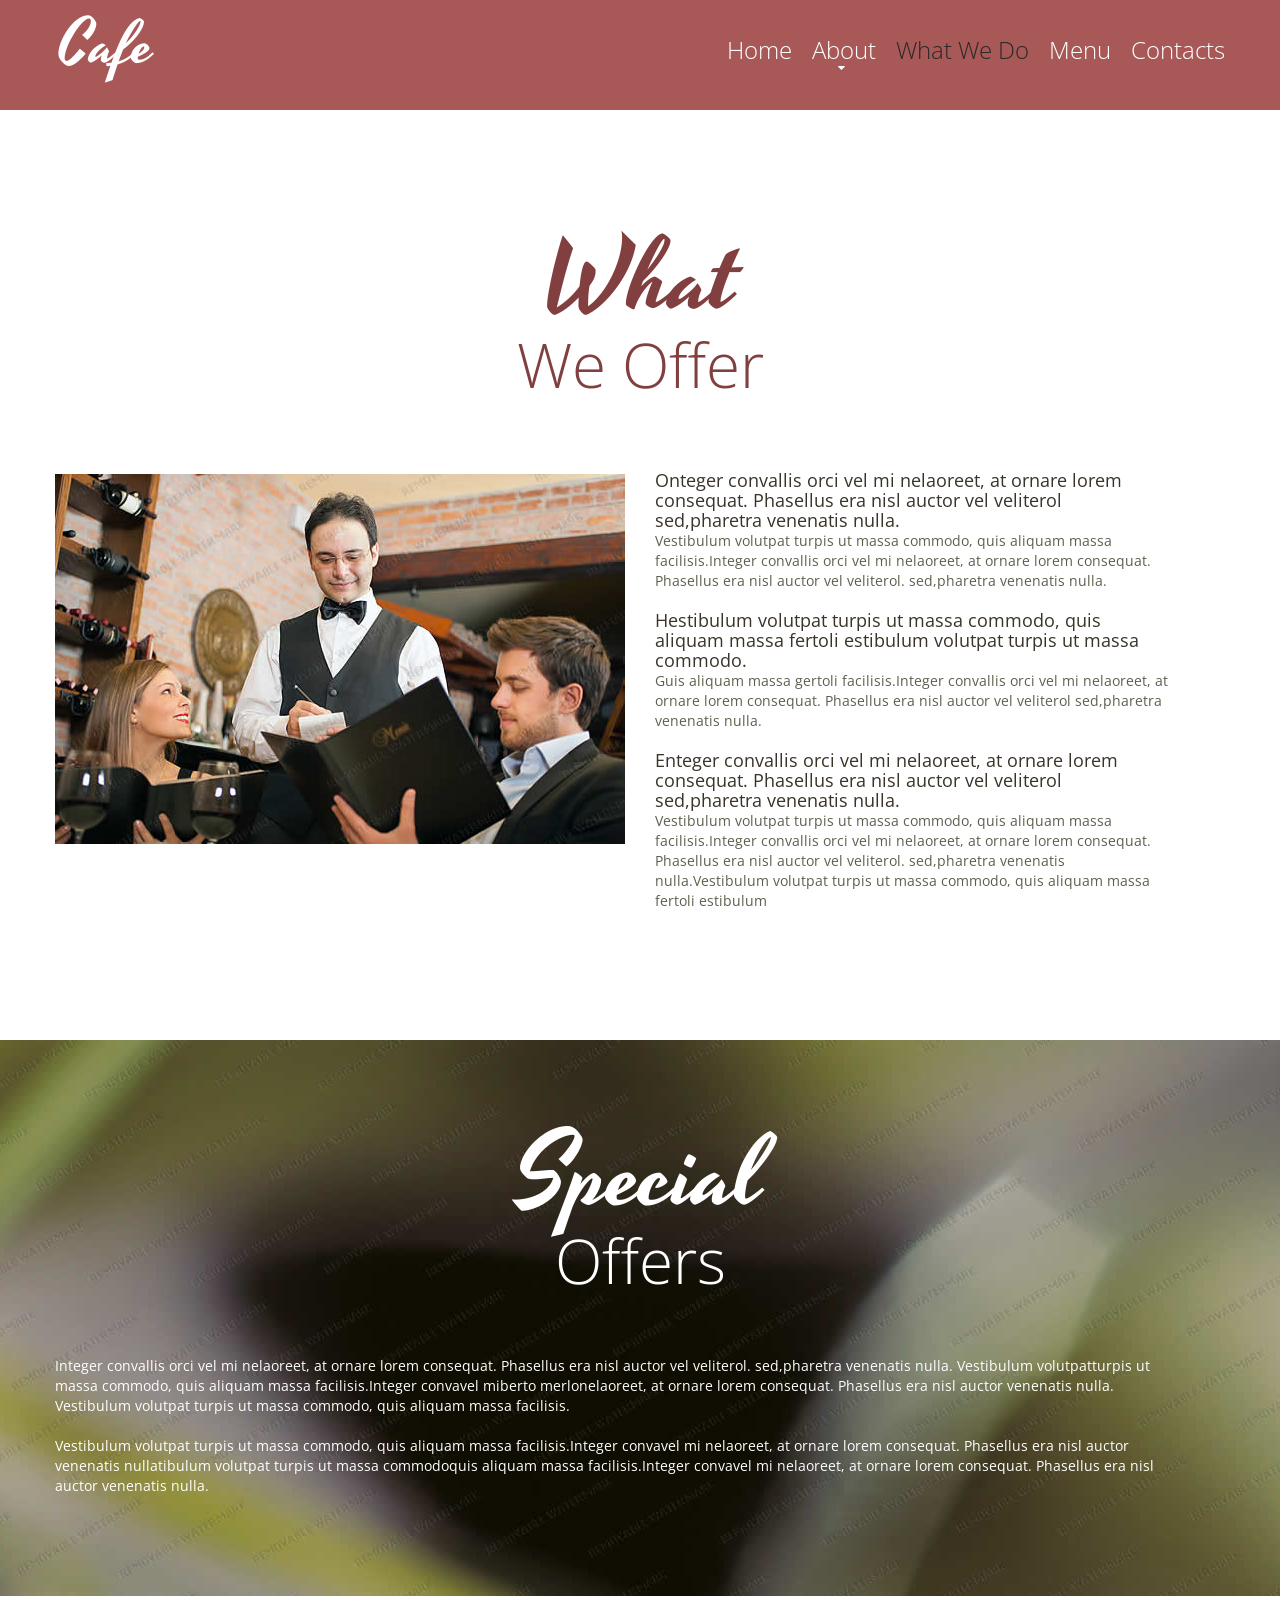
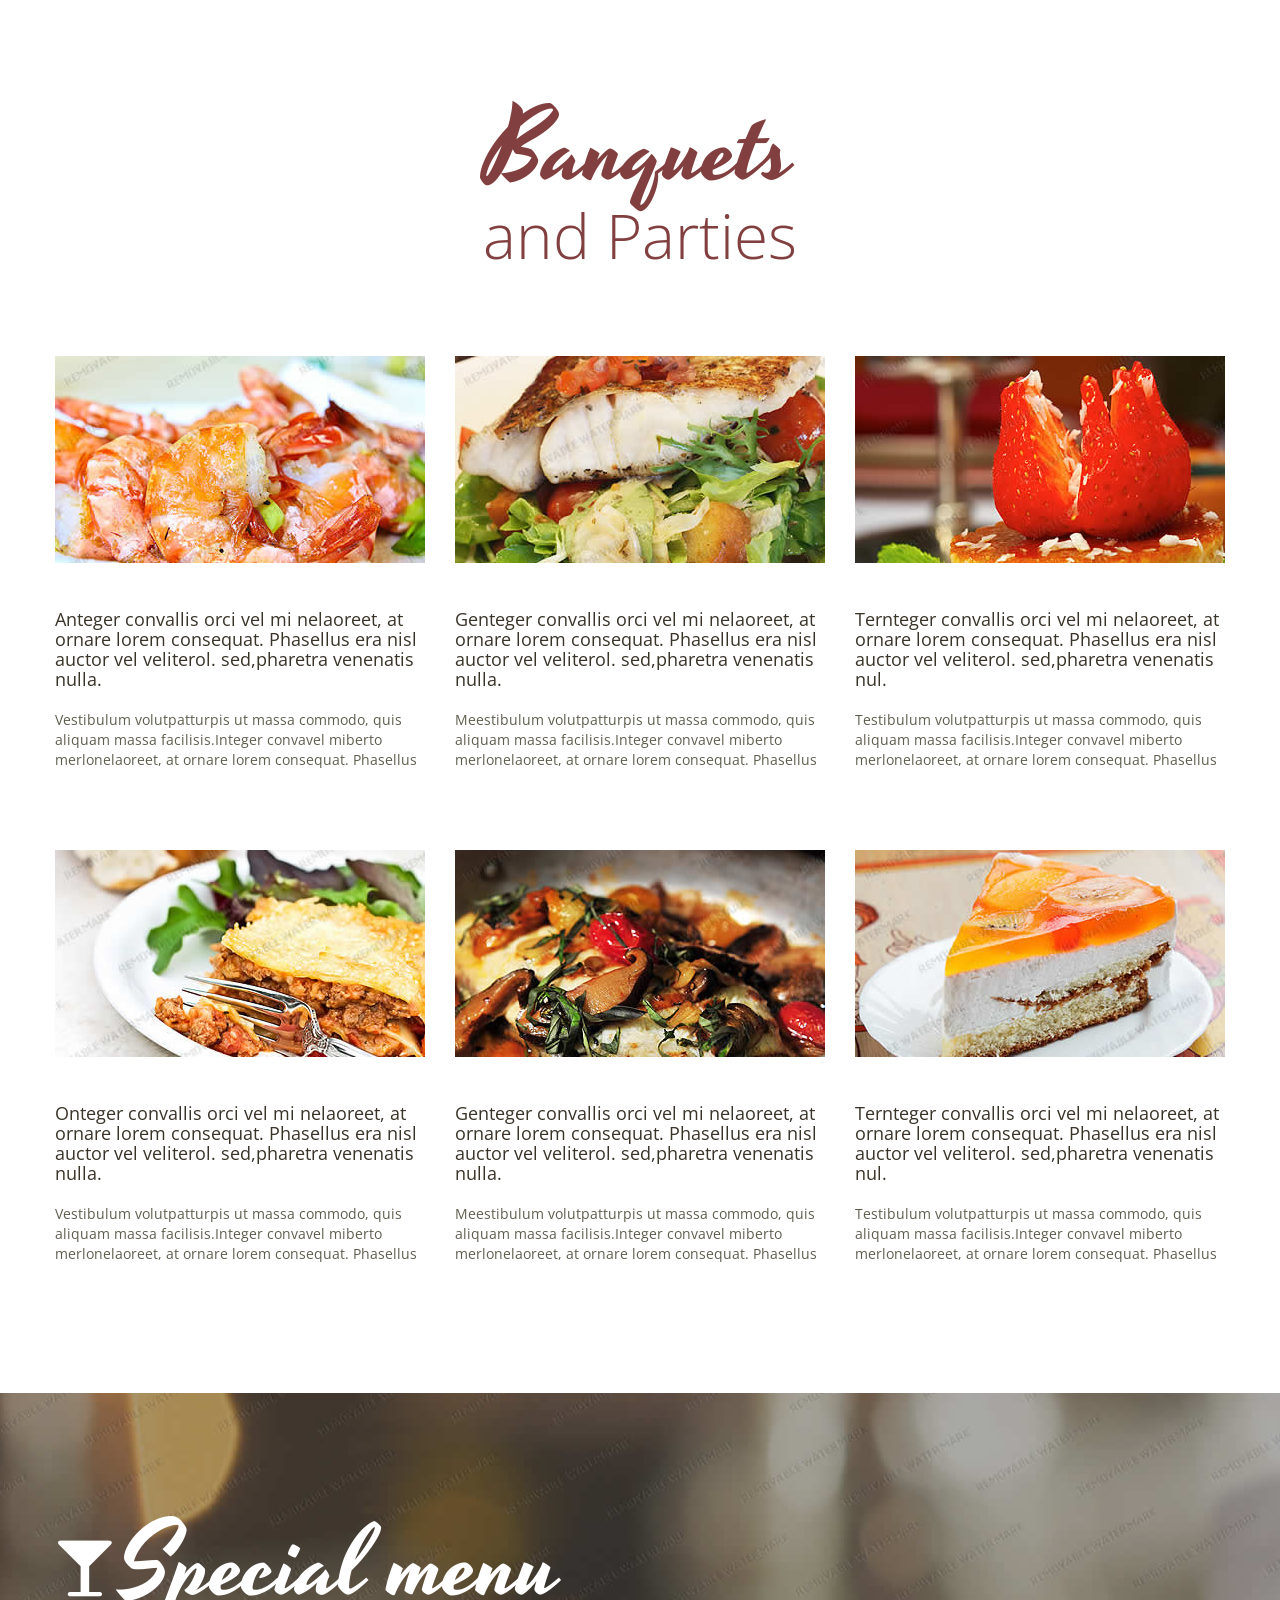
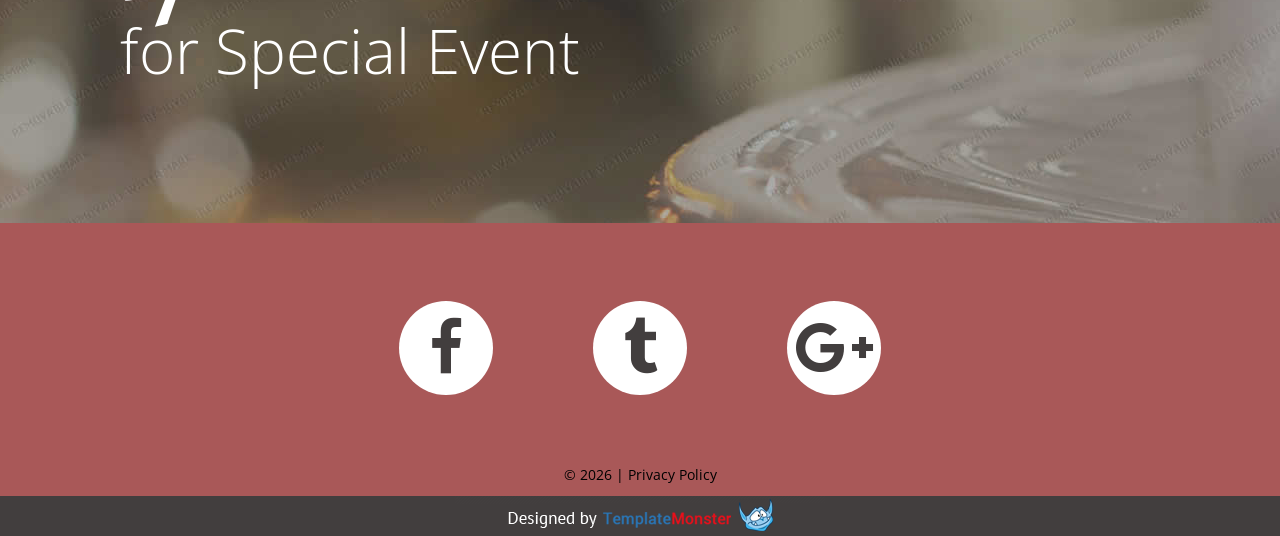
<file: views/layouts/cafe/index-2.html>
﻿<!DOCTYPE html>
<html lang="en">
<head>
    <title>What we do</title>
    <meta charset="utf-8">
    <meta name="format-detection" content="telephone=no"/>
    <link rel="icon" href="images/favicon.ico" type="image/x-icon">
    <link rel="stylesheet" href="css/grid.css">
    <link rel="stylesheet" href="css/style.css">

    <script src="js/jquery.js"></script>
    <script src="js/jquery-migrate-1.2.1.js"></script>

    <!--[if lt IE 9]>
    <html class="lt-ie9">
    <div style=' clear: both; text-align:center; position: relative;'>
        <a href="http://windows.microsoft.com/en-US/internet-explorer/..">
            <img src="images/ie8-panel/warning_bar_0000_us.jpg" border="0" height="42" width="820"
                 alt="You are using an outdated browser. For a faster, safer browsing experience, upgrade for free today."/>
        </a> 
    </div>
    <script src="js/html5shiv.js"></script>
    <![endif]-->
 
    <script src='js/device.min.js'></script> 
</head>

<body>
<div class="page">
    <!--========================================================
                              HEADER
    =========================================================-->
    <header>

        <div id="stuck_container" class="stuck_container">
            <div class="container">

                <div class="brand">
                    <h1 class="brand_name">
                        <a href="./">Cafe</a>
                    </h1>
                </div>

                <nav class="nav">
                    <ul class="sf-menu">
                        <li>
                            <a href="./">Home</a>
                        </li>
                        <li>
                            <a href="index-1.html">About</a>
                            <ul>
                                <li>
                                    <a href="#">Quisque nulla</a>
                                </li>
                                <li>
                                    <a href="#">Vestibulum libero</a>
                                    <ul>
                                        <li>
                                            <a href="#">Lorem</a>
                                        </li>
                                        <li>
                                            <a href="#">Dolor</a>
                                        </li>
                                        <li>
                                            <a href="#">Sit amet</a>
                                        </li>
                                    </ul>
                                </li>
                                <li>
                                    <a href="#">Vivamus eget nibh</a>
                                </li>
                            </ul>
                        </li>
                        <li class="active">
                            <a href="index-2.html">What We Do</a>
                        </li>
                        <li>
                            <a href="index-3.html">Menu</a>
                        </li>
                        <li>
                            <a href="index-4.html">Contacts</a>
                        </li>
                    </ul>
                </nav>
            </div>
        </div>

    </header>
    <!--========================================================
                              CONTENT
    =========================================================-->
    <main>
        <section class="well well__offset-3">
            <div class="container">
                <h2><em>What</em>We Offer</h2>
                <div class="row box-1">
                    <div class="grid_6">
                        <div class="img"><div class="lazy-img" style="padding-bottom: 64.91228070175439%;"><img data-src="images/page-3_img01.jpg" alt=""></div></div>
                    </div>
                    <div class="grid_6">
                        <h3 class="indents-3">Onteger convallis orci vel mi nelaoreet, at ornare lorem consequat. Phasellus era nisl auctor vel veliterol sed,pharetra venenatis nulla.</h3>
                        <p class="indents-3">Vestibulum volutpat turpis ut massa commodo, quis aliquam massa facilisis.Integer convallis orci vel mi nelaoreet, at ornare lorem consequat. Phasellus era nisl auctor vel veliterol. sed,pharetra venenatis nulla.</p>
                        <h3 class="indents-3">Hestibulum volutpat turpis ut massa commodo, quis aliquam massa fertoli estibulum volutpat turpis ut massa commodo.</h3>
                        <p class="indents-3"> Guis aliquam massa gertoli facilisis.Integer convallis orci vel mi nelaoreet, at ornare lorem consequat. Phasellus era nisl auctor vel veliterol sed,pharetra venenatis nulla.</p>
                        <h3 class="indents-3">Enteger convallis orci vel mi nelaoreet, at ornare lorem consequat. Phasellus era nisl auctor vel veliterol sed,pharetra venenatis nulla.</h3>
                        <p class="indents-3">Vestibulum volutpat turpis ut massa commodo, quis aliquam massa facilisis.Integer convallis orci vel mi nelaoreet, at ornare lorem consequat. Phasellus era nisl auctor vel veliterol. sed,pharetra venenatis nulla.Vestibulum volutpat turpis ut massa commodo, quis aliquam massa fertoli estibulum</p>
                    </div>
                </div>
            </div>
        </section>
        <section class="parallax parallax4" data-parallax-speed="-0.4">
            <div class="container">
                <h2><em>Special </em>Offers</h2>
                <p class="indents-3">Integer convallis orci vel mi nelaoreet, at ornare lorem consequat. Phasellus era nisl auctor vel veliterol. sed,pharetra venenatis nulla. Vestibulum volutpatturpis ut massa commodo, quis aliquam massa facilisis.Integer convavel miberto merlonelaoreet, at ornare lorem consequat. Phasellus era nisl auctor venenatis nulla. Vestibulum volutpat turpis ut massa commodo, quis aliquam massa facilisis.<br><br>Vestibulum volutpat turpis ut massa commodo, quis aliquam massa facilisis.Integer convavel mi nelaoreet, at ornare lorem consequat. Phasellus era nisl auctor venenatis nullatibulum volutpat turpis ut massa commodoquis aliquam massa facilisis.Integer convavel mi nelaoreet, at ornare lorem consequat. Phasellus era nisl auctor venenatis nulla.</p>  
            </div>
        </section>
        <section class="well well__offset-4">
            <div class="container">
                <h2><em>Banquets </em>and Parties</h2>
                <div class="row">
                    <div class="grid_4">
                        <div class="img"><div class="lazy-img" style="padding-bottom: 55.94594594594595%;"><img data-src="images/page-3_img02.jpg" alt=""></div></div>
                        <h3>Anteger convallis orci vel mi nelaoreet, at ornare lorem consequat. Phasellus era nisl auctor vel veliterol. sed,pharetra venenatis nulla. </h3>
                        <p>Vestibulum volutpatturpis ut massa commodo, quis aliquam massa facilisis.Integer convavel miberto merlonelaoreet, at ornare lorem consequat. Phasellus</p>
                    </div>
                    <div class="grid_4">
                        <div class="img"><div class="lazy-img" style="padding-bottom: 55.94594594594595%;"><img data-src="images/page-3_img03.jpg" alt=""></div></div>
                        <h3>Genteger convallis orci vel mi nelaoreet, at ornare lorem consequat. Phasellus era nisl auctor vel veliterol. sed,pharetra venenatis nulla. </h3>
                        <p>Meestibulum volutpatturpis ut massa commodo, quis aliquam massa facilisis.Integer convavel miberto merlonelaoreet, at ornare lorem consequat. Phasellus</p>
                    </div>
                    <div class="grid_4">
                        <div class="img"><div class="lazy-img" style="padding-bottom: 55.94594594594595%;"><img data-src="images/page-3_img04.jpg" alt=""></div></div>
                        <h3>Ternteger convallis orci vel mi nelaoreet, at ornare lorem consequat. Phasellus era nisl auctor vel veliterol. sed,pharetra venenatis nul. </h3>
                        <p>Testibulum volutpatturpis ut massa commodo, quis aliquam massa facilisis.Integer convavel miberto merlonelaoreet, at ornare lorem consequat. Phasellus</p>
                    </div>
                </div>
                <div class="row">
                    <div class="grid_4">
                        <div class="img"><div class="lazy-img" style="padding-bottom: 55.94594594594595%;"><img data-src="images/page-3_img05.jpg" alt=""></div></div>
                        <h3>Onteger convallis orci vel mi nelaoreet, at ornare lorem consequat. Phasellus era nisl auctor vel veliterol. sed,pharetra venenatis nulla. </h3>
                        <p>Vestibulum volutpatturpis ut massa commodo, quis aliquam massa facilisis.Integer convavel miberto merlonelaoreet, at ornare lorem consequat. Phasellus</p>
                    </div>
                    <div class="grid_4">
                        <div class="img"><div class="lazy-img" style="padding-bottom: 55.94594594594595%;"><img data-src="images/page-3_img06.jpg" alt=""></div></div>
                        <h3>Genteger convallis orci vel mi nelaoreet, at ornare lorem consequat. Phasellus era nisl auctor vel veliterol. sed,pharetra venenatis nulla. </h3>
                        <p>Meestibulum volutpatturpis ut massa commodo, quis aliquam massa facilisis.Integer convavel miberto merlonelaoreet, at ornare lorem consequat. Phasellus</p>
                    </div>
                    <div class="grid_4">
                        <div class="img"><div class="lazy-img" style="padding-bottom: 55.94594594594595%;"><img data-src="images/page-3_img07.jpg" alt=""></div></div>
                        <h3>Ternteger convallis orci vel mi nelaoreet, at ornare lorem consequat. Phasellus era nisl auctor vel veliterol. sed,pharetra venenatis nul. </h3>
                        <p>Testibulum volutpatturpis ut massa commodo, quis aliquam massa facilisis.Integer convavel miberto merlonelaoreet, at ornare lorem consequat. Phasellus</p>
                    </div>
                </div>
            </div>
        </section>
        <section class="parallax parallax5" data-parallax-speed="-0.4">
            <div class="container">
                <h2><em>Special menu </em>for Special Event</h2>
            </div>
        </section>
    </main>

    <!--========================================================
                              FOOTER
    =========================================================-->
    <footer>
        <div class="container">
            <ul class="socials">
                <li><a href="#" class="fa fa-facebook"></a></li>
                <li><a href="#" class="fa fa-tumblr"></a></li>
                <li><a href="#" class="fa fa-google-plus"></a></li>
            </ul>
            <div class="copyright">© <span id="copyright-year"></span> |
                <a href="#">Privacy Policy</a>
            </div>
        </div>
        <div class="tm"><a href="#"><img src="images/TM_logo.png" alt=""></a></div>
    </footer>
</div>

<script src="js/script.js"></script>
</body>
</html>
</file>
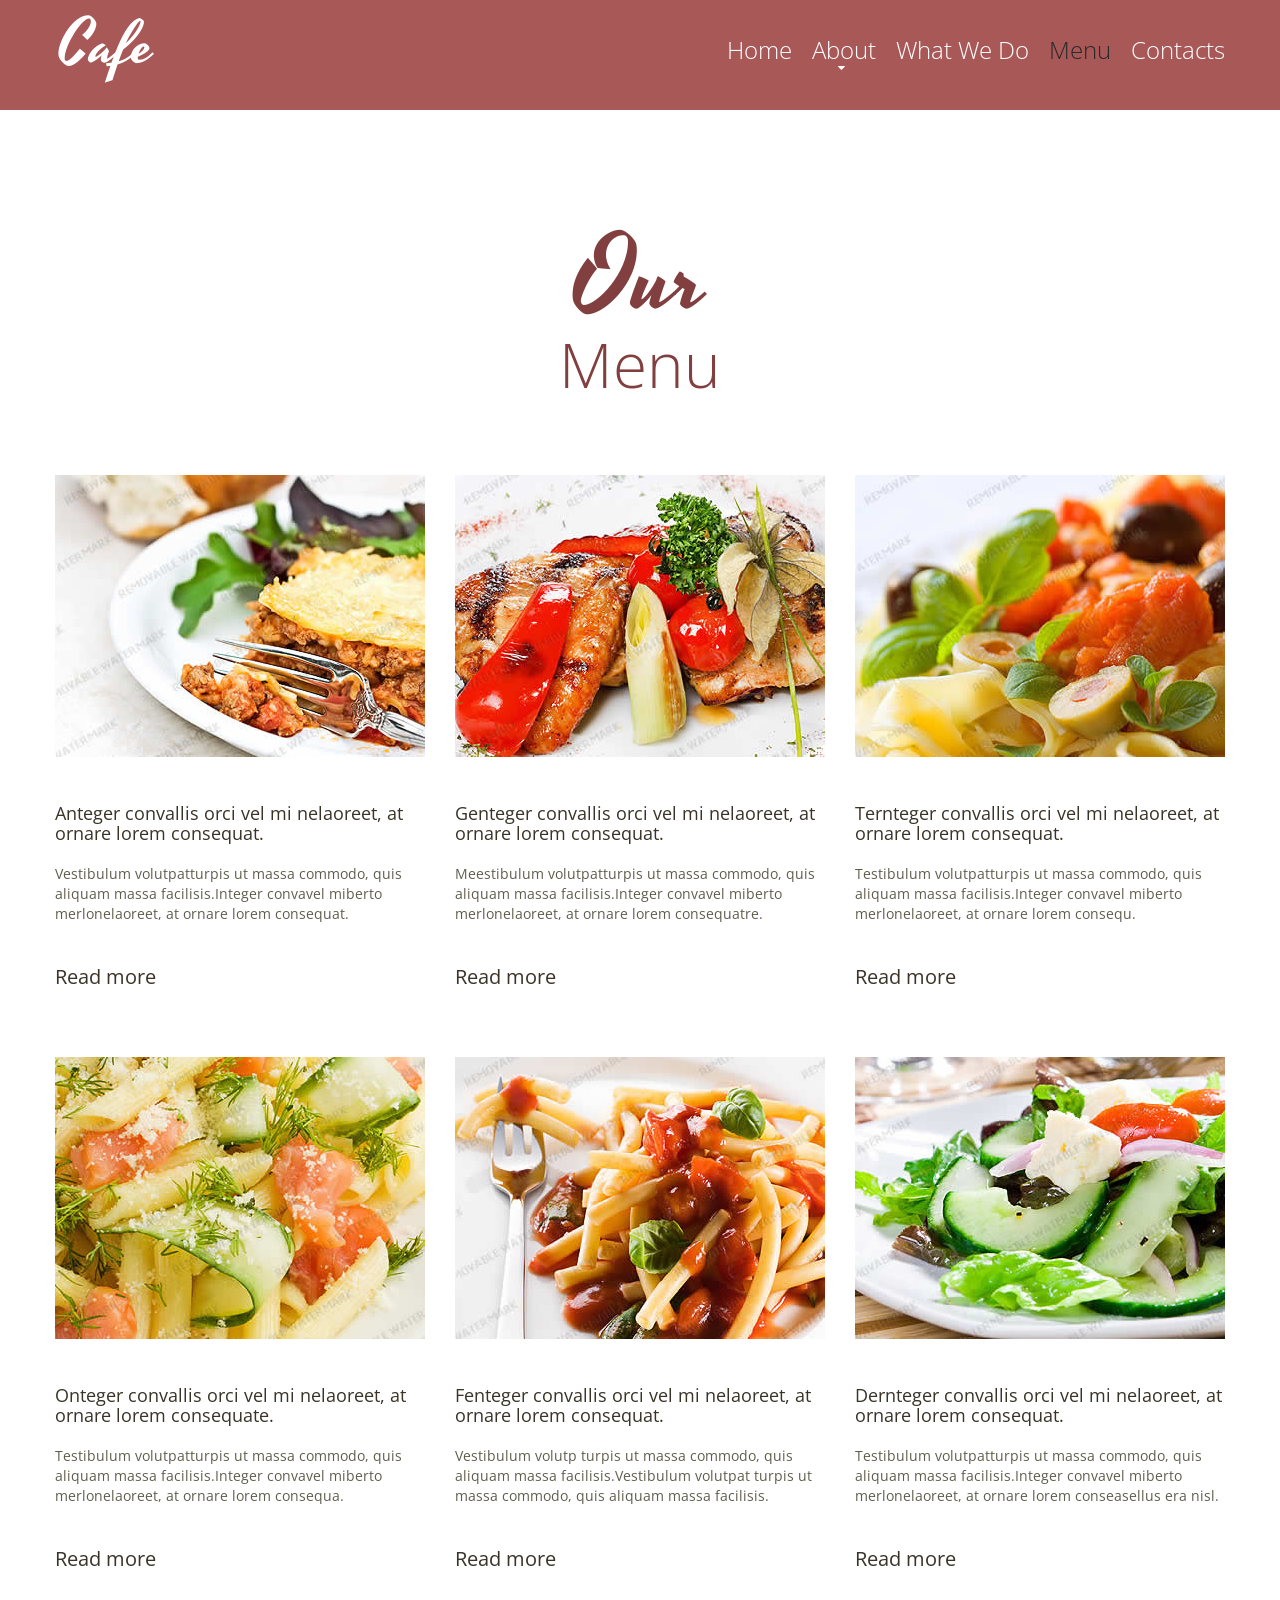
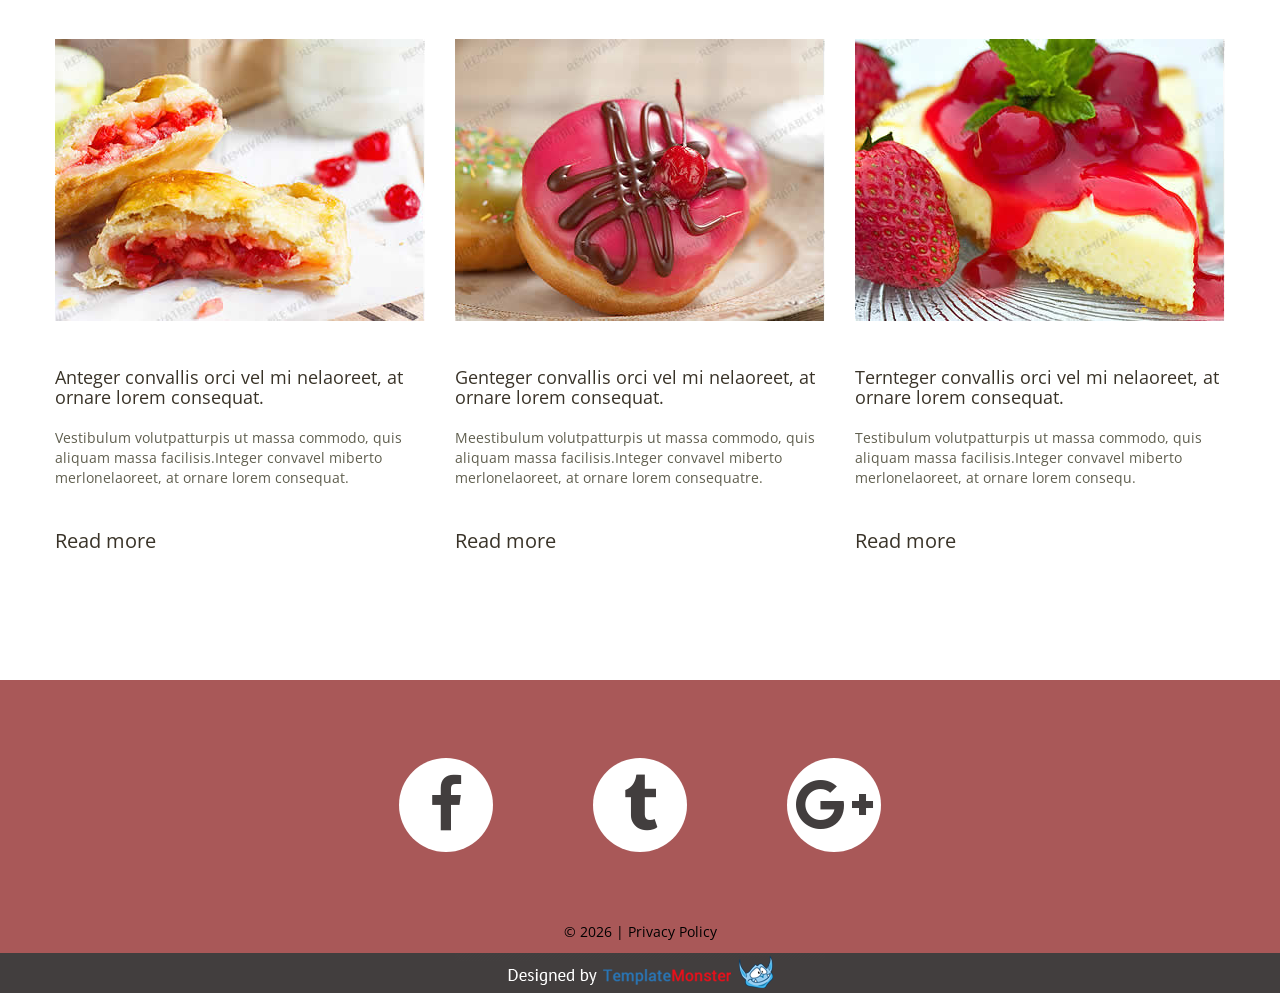
<file: views/layouts/cafe/index-3.html>
﻿<!DOCTYPE html>
<html lang="en">
<head>
    <title>Menu</title>
    <meta charset="utf-8">
    <meta name="format-detection" content="telephone=no"/>
    <link rel="icon" href="images/favicon.ico" type="image/x-icon">
    <link rel="stylesheet" href="css/grid.css">
    <link rel="stylesheet" href="css/style.css">

    <script src="js/jquery.js"></script>
    <script src="js/jquery-migrate-1.2.1.js"></script>

    <!--[if lt IE 9]>
    <html class="lt-ie9">
    <div style=' clear: both; text-align:center; position: relative;'>
        <a href="http://windows.microsoft.com/en-US/internet-explorer/..">
            <img src="images/ie8-panel/warning_bar_0000_us.jpg" border="0" height="42" width="820"
                 alt="You are using an outdated browser. For a faster, safer browsing experience, upgrade for free today."/>
        </a> 
    </div>
    <script src="js/html5shiv.js"></script>
    <![endif]-->
 
    <script src='js/device.min.js'></script> 
</head>

<body>
<div class="page">
    <!--========================================================
                              HEADER
    =========================================================-->
    <header>

        <div id="stuck_container" class="stuck_container">
            <div class="container">

                <div class="brand">
                    <h1 class="brand_name">
                        <a href="./">Cafe</a>
                    </h1>
                </div>

                <nav class="nav">
                    <ul class="sf-menu">
                        <li>
                            <a href="./">Home</a>
                        </li>
                        <li>
                            <a href="index-1.html">About</a>
                            <ul>
                                <li>
                                    <a href="#">Quisque nulla</a>
                                </li>
                                <li>
                                    <a href="#">Vestibulum libero</a>
                                    <ul>
                                        <li>
                                            <a href="#">Lorem</a>
                                        </li>
                                        <li>
                                            <a href="#">Dolor</a>
                                        </li>
                                        <li>
                                            <a href="#">Sit amet</a>
                                        </li>
                                    </ul>
                                </li>
                                <li>
                                    <a href="#">Vivamus eget nibh</a>
                                </li>
                            </ul>
                        </li>
                        <li>
                            <a href="index-2.html">What We Do</a>
                        </li>
                        <li class="active">
                            <a href="index-3.html">Menu</a>
                        </li>
                        <li>
                            <a href="index-4.html">Contacts</a>
                        </li>
                    </ul>
                </nav>
            </div>
        </div>

    </header>
    <!--========================================================
                              CONTENT
    =========================================================-->
    <main>
        <section class="well well__offset-3">
            <div class="container">
                <h2><em>Our</em>Menu</h2>
                <div class="row box-2">
                    <div class="grid_4">
                        <div class="img"><div class="lazy-img" style="padding-bottom: 76.21621621621622%;"><img data-src="images/page-4_img01.jpg" alt=""></div></div>
                        <h3>Anteger convallis orci vel mi nelaoreet, at ornare lorem consequat. </h3>
                        <p>Vestibulum volutpatturpis ut massa commodo, quis aliquam massa facilisis.Integer convavel miberto merlonelaoreet, at ornare lorem consequat.</p>
                        <a href="#" class="btn">Read more</a>
                    </div>
                    <div class="grid_4">
                        <div class="img"><div class="lazy-img" style="padding-bottom: 76.21621621621622%;"><img data-src="images/page-4_img02.jpg" alt=""></div></div>
                        <h3>Genteger convallis orci vel mi nelaoreet, at ornare lorem consequat.</h3>
                        <p>Meestibulum volutpatturpis ut massa commodo, quis aliquam massa facilisis.Integer convavel miberto merlonelaoreet, at ornare lorem consequatre. </p>
                        <a href="#" class="btn">Read more</a>
                    </div>
                    <div class="grid_4">
                        <div class="img"><div class="lazy-img" style="padding-bottom: 76.21621621621622%;"><img data-src="images/page-4_img03.jpg" alt=""></div></div>
                        <h3>Ternteger convallis orci vel mi nelaoreet, at ornare lorem consequat. </h3>
                        <p>Testibulum volutpatturpis ut massa commodo, quis aliquam massa facilisis.Integer convavel miberto merlonelaoreet, at ornare lorem consequ.</p>
                        <a href="#" class="btn">Read more</a>
                    </div>
                </div>
                <div class="row box-2">
                    <div class="grid_4">
                        <div class="img"><div class="lazy-img" style="padding-bottom: 76.21621621621622%;"><img data-src="images/page-4_img04.jpg" alt=""></div></div>
                        <h3>Onteger convallis orci vel mi nelaoreet, at ornare lorem consequate. </h3>
                        <p>Testibulum volutpatturpis ut massa commodo, quis aliquam massa facilisis.Integer convavel miberto merlonelaoreet, at ornare lorem consequa.</p>
                        <a href="#" class="btn">Read more</a>
                    </div>
                    <div class="grid_4">
                        <div class="img"><div class="lazy-img" style="padding-bottom: 76.21621621621622%;"><img data-src="images/page-4_img05.jpg" alt=""></div></div>
                        <h3>Fenteger convallis orci vel mi nelaoreet, at ornare lorem consequat. </h3>
                        <p>Vestibulum volutp turpis ut massa commodo, quis aliquam massa facilisis.Vestibulum volutpat turpis ut massa commodo, quis aliquam massa facilisis.</p>
                        <a href="#" class="btn">Read more</a>
                    </div>
                    <div class="grid_4">
                        <div class="img"><div class="lazy-img" style="padding-bottom: 76.21621621621622%;"><img data-src="images/page-4_img06.jpg" alt=""></div></div>
                        <h3>Dernteger convallis orci vel mi nelaoreet, at ornare lorem consequat. </h3>
                        <p>Testibulum volutpatturpis ut massa commodo, quis aliquam massa facilisis.Integer convavel miberto merlonelaoreet, at ornare lorem conseasellus era nisl. </p>
                        <a href="#" class="btn">Read more</a>
                    </div>
                </div>
                <div class="row box-2">
                    <div class="grid_4">
                        <div class="img"><div class="lazy-img" style="padding-bottom: 76.21621621621622%;"><img data-src="images/page-4_img07.jpg" alt=""></div></div>
                        <h3>Anteger convallis orci vel mi nelaoreet, at ornare lorem consequat. </h3>
                        <p>Vestibulum volutpatturpis ut massa commodo, quis aliquam massa facilisis.Integer convavel miberto merlonelaoreet, at ornare lorem consequat.</p>
                        <a href="#" class="btn">Read more</a>
                    </div>
                    <div class="grid_4">
                        <div class="img"><div class="lazy-img" style="padding-bottom: 76.21621621621622%;"><img data-src="images/page-4_img08.jpg" alt=""></div></div>
                        <h3>Genteger convallis orci vel mi nelaoreet, at ornare lorem consequat.</h3>
                        <p>Meestibulum volutpatturpis ut massa commodo, quis aliquam massa facilisis.Integer convavel miberto merlonelaoreet, at ornare lorem consequatre. </p>
                        <a href="#" class="btn">Read more</a>
                    </div>
                    <div class="grid_4">
                        <div class="img"><div class="lazy-img" style="padding-bottom: 76.21621621621622%;"><img data-src="images/page-4_img09.jpg" alt=""></div></div>
                        <h3>Ternteger convallis orci vel mi nelaoreet, at ornare lorem consequat. </h3>
                        <p>Testibulum volutpatturpis ut massa commodo, quis aliquam massa facilisis.Integer convavel miberto merlonelaoreet, at ornare lorem consequ.</p>
                        <a href="#" class="btn">Read more</a>
                    </div>
                </div>
            </div>
        </section>
    </main>

    <!--========================================================
                              FOOTER
    =========================================================-->
    <footer>
        <div class="container">
            <ul class="socials">
                <li><a href="#" class="fa fa-facebook"></a></li>
                <li><a href="#" class="fa fa-tumblr"></a></li>
                <li><a href="#" class="fa fa-google-plus"></a></li>
            </ul>
            <div class="copyright">© <span id="copyright-year"></span> |
                <a href="#">Privacy Policy</a>
            </div>
        </div>
        <div class="tm"><a href="#"><img src="images/TM_logo.png" alt=""></a></div>
    </footer>
</div>

<script src="js/script.js"></script>
</body>
</html>
</file>
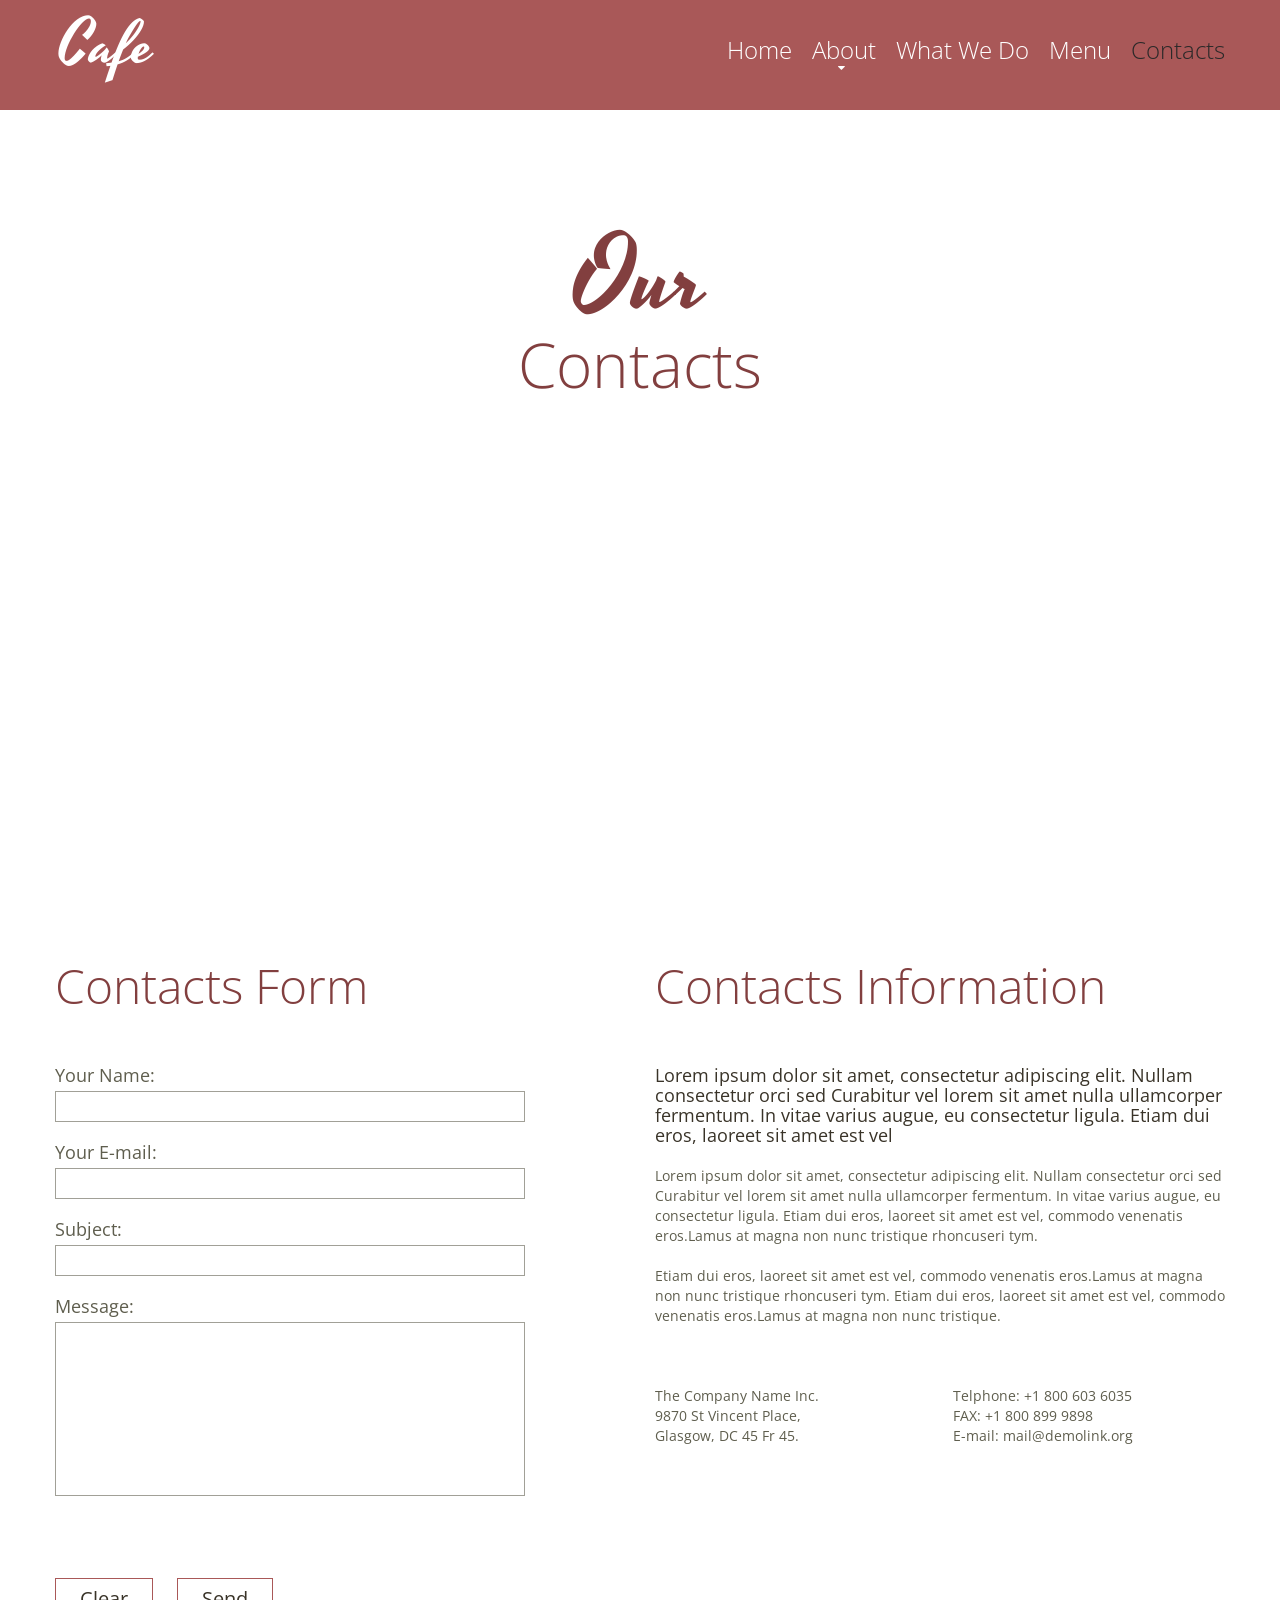
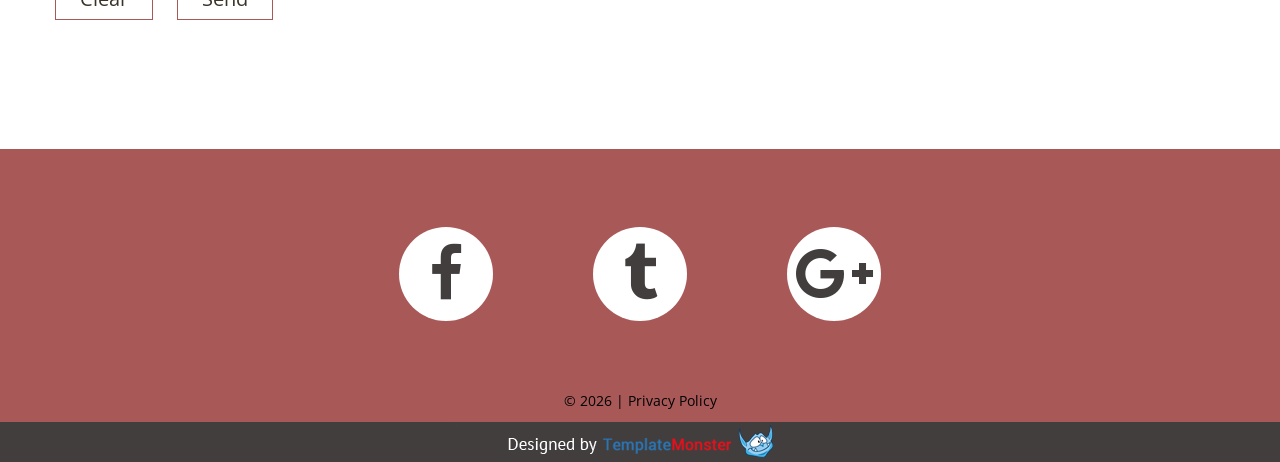
<file: views/layouts/cafe/index-4.html>
﻿<!DOCTYPE html>
<html lang="en">
<head>
    <title>Menu</title>
    <meta charset="utf-8">
    <meta name="format-detection" content="telephone=no"/>
    <link rel="icon" href="images/favicon.ico" type="image/x-icon">
    <link rel="stylesheet" href="css/grid.css">
    <link rel="stylesheet" href="css/style.css">
    <link rel="stylesheet" href="css/contact-form.css">

    <script src="js/jquery.js"></script>
    <script src="js/jquery-migrate-1.2.1.js"></script>

    <!--[if lt IE 9]>
    <html class="lt-ie9">
    <div style=' clear: both; text-align:center; position: relative;'>
        <a href="http://windows.microsoft.com/en-US/internet-explorer/..">
            <img src="images/ie8-panel/warning_bar_0000_us.jpg" border="0" height="42" width="820"
                 alt="You are using an outdated browser. For a faster, safer browsing experience, upgrade for free today."/>
        </a> 
    </div>
    <script src="js/html5shiv.js"></script>
    <![endif]-->
 
    <script src='js/device.min.js'></script> 
</head>

<body>
<div class="page">
    <!--========================================================
                              HEADER
    =========================================================-->
    <header>

        <div id="stuck_container" class="stuck_container">
            <div class="container">

                <div class="brand">
                    <h1 class="brand_name">
                        <a href="./">Cafe</a>
                    </h1>
                </div>

                <nav class="nav">
                    <ul class="sf-menu">
                        <li>
                            <a href="./">Home</a>
                        </li>
                        <li>
                            <a href="index-1.html">About</a>
                            <ul>
                                <li>
                                    <a href="#">Quisque nulla</a>
                                </li>
                                <li>
                                    <a href="#">Vestibulum libero</a>
                                    <ul>
                                        <li>
                                            <a href="#">Lorem</a>
                                        </li>
                                        <li>
                                            <a href="#">Dolor</a>
                                        </li>
                                        <li>
                                            <a href="#">Sit amet</a>
                                        </li>
                                    </ul>
                                </li>
                                <li>
                                    <a href="#">Vivamus eget nibh</a>
                                </li>
                            </ul>
                        </li>
                        <li>
                            <a href="index-2.html">What We Do</a>
                        </li>
                        <li>
                            <a href="index-3.html">Menu</a>
                        </li>
                        <li class="active">
                            <a href="index-4.html">Contacts</a>
                        </li>
                    </ul>
                </nav>
            </div>
        </div>

    </header>
    <!--========================================================
                              CONTENT
    =========================================================-->
    <main>
        <section class="well well__offset-3">
            <div class="container">
                <h2><em>Our</em>Contacts</h2>
                <div class="map">
                  <div id="google-map" class="map_model"></div>
                  <ul class="map_locations">
                    <li data-x="-73.9874068" data-y="40.643180">
                      <p> 9870 St Vincent Place, Glasgow, DC 45 Fr 45. <span>800 2345-6789</span></p>
                    </li>
                  </ul>
                </div>
                <div class="row box-3">
                    <div class="grid_5">
                        <h2>Contacts Form</h2>
                        <form id="contact-form" class='contact-form'>
                            <div class="contact-form-loader"></div>
                            <fieldset>
                                <label class="name">
                                    Your Name:
                                    <input type="text" name="name" placeholder="" value=""
                                           data-constraints="@Required @JustLetters"/>                
                                    <span class="empty-message">*This field is required.</span>
                                    <span class="error-message">*This is not a valid name.</span>
                                </label>
                
                                <label class="email">
                                    Your E-mail:
                                    <input type="text" name="email" placeholder="" value=""
                                           data-constraints="@Required @Email"/>                
                                    <span class="empty-message">*This field is required.</span>
                                    <span class="error-message">*This is not a valid email.</span>
                                </label>
                
                                <label class="Subject">
                                    Subject:
                                    <input type="text" name="phone" placeholder="" value=""
                                           data-constraints="@Required"/>                
                                    <span class="empty-message">*This field is required.</span>
                                    <span class="error-message">*This is not a valid phone.</span>
                                </label>
                
                                <label class="message">
                                    Message:
                                    <textarea name="message" placeholder=""
                                              data-constraints='@Required @Length(min=20,max=999999)'></textarea>                
                                    <span class="empty-message">*This field is required.</span>
                                    <span class="error-message">*The message is too short.</span>
                                </label>
                
                                <div class="btn-wr">
                                    <a class="" href="#" data-type="reset">Clear</a>
                                    <a class="" href="#" data-type="submit">Send</a>
                                </div>
                            </fieldset>
                            <div class="modal fade response-message">
                                <div class="modal-dialog">
                                    <div class="modal-content">
                                        <div class="modal-header">
                                            <button type="button" class="close" data-dismiss="modal"
                                                    aria-hidden="true">
                                                &times;
                                            </button>
                                            <h4 class="modal-title">Modal title</h4>
                                        </div>
                                        <div class="modal-body">
                                            You message has been sent! We will be in touch soon.
                                        </div>
                                    </div>
                                </div>
                            </div>
                        </form>
                    </div>    
                    <div class="preffix_1 grid_6">
                        <h2>Contacts Information</h2>
                        <h3>Lorem ipsum dolor sit amet, consectetur adipiscing elit. Nullam consectetur orci sed Curabitur vel lorem sit amet nulla ullamcorper fermentum. In vitae varius augue, eu consectetur ligula. Etiam dui eros, laoreet sit amet est vel</h3>
                        <p>Lorem ipsum dolor sit amet, consectetur adipiscing elit. Nullam consectetur orci sed Curabitur vel lorem sit amet nulla ullamcorper fermentum. In vitae varius augue, eu consectetur ligula. Etiam dui eros, laoreet sit amet est vel, commodo venenatis eros.Lamus at magna non nunc tristique rhoncuseri tym.<br><br>Etiam dui eros, laoreet sit amet est vel, commodo venenatis eros.Lamus at magna non nunc tristique rhoncuseri tym. Etiam dui eros, laoreet sit amet est vel, commodo venenatis eros.Lamus at magna non nunc tristique.</p>
                        <address class="address-2">
                            <div class="address_container"><p>The Company Name Inc. 9870 St Vincent Place, Glasgow, DC 45 Fr 45.</p></div>
                            <dl>
                                <dt>Telphone:</dt> <dd>+1 800 603 6035</dd><br>
                                <dt>FAX:</dt> <dd>+1 800 899 9898</dd><br>
                                <dt>E-mail:</dt> <dd><a href="mailto:mail@demolink.org">mail@demolink.org</a></dd>
                            </dl>                        
                        </address>
                    </div>
                </div>
            </div>
        </section>
    </main>

    <!--========================================================
                              FOOTER
    =========================================================-->
    <footer>
        <div class="container">
            <ul class="socials">
                <li><a href="#" class="fa fa-facebook"></a></li>
                <li><a href="#" class="fa fa-tumblr"></a></li>
                <li><a href="#" class="fa fa-google-plus"></a></li>
            </ul>
            <div class="copyright">© <span id="copyright-year"></span> |
                <a href="#">Privacy Policy</a>
            </div>
        </div>
        <div class="tm"><a href="#"><img src="images/TM_logo.png" alt=""></a></div>
    </footer>
</div>

<script src="js/script.js"></script>
</body>
</html>
</file>
<file: views/layouts/cafe/css/camera.css>
/*========================================================
                        Camera
=========================================================*/
.camera_container {
  position: relative;
  padding-bottom: 51.3598327%;
}
.camera_container .brand {
  position: absolute;
  left: 0;
  right: 0;
  top: 30%;
  text-align: center;
}
.camera_container .brand_name {
  padding: 0 20px 15px;
  display: inline-block;
  overflow: hidden;
  font-family: 'Yesteryear', cursive;
  font-size: 200px;
  line-height: 220px;
  font-weight: 400;
  color: #ffffff;
}
@media (max-width: 1700px) {
  .camera_container .brand {
    top: 60px;
  }
}
@media (max-width: 934.58248356px) {
  .camera_container {
    padding-bottom: 480px;
  }
}
.camera_wrap {
  display: none;
  position: absolute;
  left: 0;
  top: 0;
  width: 100%;
  margin-bottom: 0 !important;
  height: 100%;
  background: #fff;
  z-index: 0;
}
.camera_wrap img {
  max-width: none !important;
}
.camera_fakehover {
  height: 100%;
  min-height: 60px;
  position: relative;
  width: 100%;
}
.camera_src {
  display: none;
}
.cameraCont,
.cameraContents {
  height: 100%;
  position: relative;
  width: 100%;
  z-index: 1;
}
.cameraSlide {
  position: absolute;
  left: 0;
  right: 0;
  top: 0;
  bottom: 0;
}
.cameraContent {
  position: absolute;
  left: 0;
  right: 0;
  top: 0;
  bottom: 0;
  display: none;
}
.camera_target {
  position: absolute;
  left: 0;
  right: 0;
  top: 0;
  bottom: 0;
  overflow: hidden;
  text-align: left;
  z-index: 0;
}
.camera_overlayer {
  position: absolute;
  left: 0;
  right: 0;
  top: 0;
  bottom: 0;
  overflow: hidden;
  z-index: 0;
}
.camera_target_content {
  position: absolute;
  left: 0;
  right: 0;
  top: 0;
  bottom: 0;
  overflow: hidden;
  z-index: 2;
}
.camera_loader {
  background: #ffffff url(../images/camera-loader.gif) no-repeat center;
  border: 1px solid #ffffff;
  border-radius: 18px;
  height: 36px;
  left: 50%;
  overflow: hidden;
  position: absolute;
  margin: -18px 0 0 -18px;
  top: 50%;
  width: 36px;
  z-index: 3;
}
.camera_nav_cont {
  height: 65px;
  overflow: hidden;
  position: absolute;
  right: 9px;
  top: 15px;
  width: 120px;
  z-index: 4;
}
.camerarelative {
  overflow: hidden;
  position: relative;
}
.imgFake {
  cursor: pointer;
}
.camera_command_wrap .hideNav {
  display: none;
}
.camera_command_wrap {
  left: 0;
  position: relative;
  right: 0;
  z-index: 4;
}
.showIt {
  display: none;
}
.camera_clear {
  clear: both;
  display: block;
  height: 1px;
  margin: -1px 0 25px;
  position: relative;
}
.camera_caption {
  display: none;
}
.cameraContent .camera_caption {
  display: block;
}
/*================   Custom Layout&Styles   =====================*/
.camera_caption {
  position: absolute;
}
.camera_caption > div {
  height: 100%;
}
.camera_pag_ul {
  text-align: center;
}
.camera_pag_ul li {
  display: inline-block;
  width: 8px;
  height: 8px;
  line-height: 8px;
  text-align: center;
  cursor: pointer;
  -webkit-border-radius: 50%;
  -moz-border-radius: 50%;
  border-radius: 50%;
  background: #888;
  -moz-transition: 0.3s all ease;
  -o-transition: 0.3s all ease;
  -webkit-transition: 0.3s all ease;
  transition: 0.3s all ease;
}
.camera_pag_ul li.cameracurrent,
.camera_pag_ul li:hover {
  background: #333;
}
.camera_pag_ul li + li {
  margin-left: 4px;
}
.camera_pag_ul li > span {
  display: none;
}
.camera_thumbs_cont {
  position: absolute;
  left: 0;
  right: 0;
  bottom: 198px;
  text-align: center;
}
.camera_thumbs_cont ul {
  display: inline-block;
  width: auto !important;
}
.camera_thumbs_cont ul li {
  float: left;
  cursor: pointer;
}
.camera_thumbs_cont ul li img {
  max-width: 100% !important;
}
.camera_thumbs_cont ul li + li {
  margin-left: 80px;
}
.camera_thumbs_cont ul li img {
  border-radius: 63px;
}
@media (max-width: 979px) {
  .camera_thumbs_cont ul li {
    width: 70px;
  }
  .camera_thumbs_cont ul li + li {
    margin-left: 20px;
  }
}
@media (max-width: 1700px) {
  .camera_thumbs_cont {
    bottom: 30px;
  }
}
</file>
<file: views/layouts/template/css/style_main.css>
body{
	background-color: #ece8e5;
	margin: 0;
	font-family: COMIC;
}

.clearfix:after {
	display: block;
	font-size: 0;
	content: " ";
	clear: both;
	height: 0;
	width: 0;
}

a{
	text-decoration: none;
}

/*----- mainHeader -----*/
.mainHeader{
	height: auto;	
	overflow: hidden;
}

nav{
	background: #455868;
	height: 45px;
	width: 100%px;
}

nav ul{
	height: 45px;
	margin: 0 auto;
	width: 600px;
	line-height: 45px;
}

nav ul li{
	float: left;
	display: inline;
	text-align: center;
}

nav a{
	color: #fff;
	display: inline-block;
	width: 100px;
}

nav li a{
	border-right: 1px solid #576979;
	box-sizing: border-box;
	-moz-box-sizing:border-box;
    -webkit-box-sizing:border-box;
    -o-box-sizing: border-box;
}

nav li a:hover, nav li a:active, nav li a.active{
	background-color: #8c99a4;
	transition: 2s;
	-webkit-transition: 2s;
	-moz-transition: 2s;
	-o-transition: 2s;
}

nav li:last-child a{
	border-right: 0;
}

a#pull{
	display: none;
}

.mainHeader div{
	width: 100%;
	background: rgba(0,0,0,0.7);
	position: relative;
}

.mainHeader div.slider>img{
	width: 100%;
	height: 100%;
}

.mainHeader div #list-images{
	position: absolute;
	top: 5px;
	left: 100px;
	width: 350px;
}

.mainHeader div #list-images img{
	width: 100px;
	height: 100px;
	border-radius: 50%;
	opacity: 0.3;
	-moz-opacity: 0.3;
	filter:alpha(opacity=50);
	transition: 2s;
	-webkit-transition: 2s;
	-moz-transition: 2s;
	-o-transition: 2s;
}

.mainHeader div #list-images img.active{
	border: 2px solid rgba(255,255,255,0.7);
	opacity: 1;
	-moz-opacity: 1;
	filter:alpha(opacity=50);
	transition: 2s;
	-webkit-transition: 2s;
	-moz-transition: 2s;
	-o-transition: 2s;
	box-sizing: border-box;
	-webkit-box-sizing: border-box;
	-moz-box-sizing: border-box;
}

.mainHeader div div.slider_next{
	width: 100px;
	max-height: 100px;
	background: green;
	cursor: pointer;
	position: absolute;
	top: 50%;
	right: 5%;
	border-radius: 50%;
	-webkit-border-radius: 50%;
	-moz-border-radius: 50%;
	opacity: 0.5;
	-moz-opacity: 0.5;
	filter:alpha(opacity=50);
}

.mainHeader div div.slider_prev{
	width: 100px;
	max-height: 100px;
	background: green;
	cursor: pointer;
	position: absolute;
	top: 50%;
	left: 5%;
	border-radius: 50%;
	-webkit-border-radius: 50%;
	-moz-border-radius: 50%;
	opacity: 0.5;
	-moz-opacity: 0.5;
	filter:alpha(opacity=50);
}
/*----- mainHeader End -----*/

/*----- .Welcome Start -----*/
.welcome{
	background-image: -webkit-linear-gradient(left, #ece8e5, #fff 50%, #ece8e5);
    background-image: -moz-linear-gradient(left, #ece8e5, #fff 50%, #ece8e5);
    background-image: -ms-linear-gradient(left, #ece8e5, #fff 50%, #ece8e5);
    background-image: -o-linear-gradient(left, #ece8e5, #fff 50%, #ece8e5);
    background-image: linear-gradient(left, #ece8e5, #fff 50%, #ece8e5);
	width: 100%; 
	height: 300px; 
	font: bold 21px Lobster; 
	overflow: hidden; 
	text-align: center;
}

.welcome h1{
	font-size: 70px;
	font-family: 'Dancing Script', cursive;
	font-weight: bold;
	margin-bottom: 0;
}

.welcome h3{
	margin-bottom: 0;
}

.welcome p:before{
	background: #000;
    content: " ";
    width: 30%;
    display: inline-block;
    height: 1px;
    margin-right: 10px;
}

.welcome p:after{
	background: #000;
    content: " ";
    width: 30%;
    display: inline-block;
    height: 1px;
    margin-left: 10px;
}
/*----- .Welcome End -----*/
	 
/*----- .compare Start -----*/
.compare{
	width: 66%;
	height: 500px;
	margin: 0 auto;
	background-image: -webkit-linear-gradient(left, #ece8e5, #fff 50%, #ece8e5);
    background-image: -moz-linear-gradient(left, #ece8e5, #fff 50%, #ece8e5);
    background-image: -ms-linear-gradient(left, #ece8e5, #fff 50%, #ece8e5);
    background-image: -o-linear-gradient(left, #ece8e5, #fff 50%, #ece8e5);
    background-image: linear-gradient(left, #ece8e5, #fff 50%, #ece8e5);
	position: relative;
}

.compare article{
	width: 47%;
	box-sizing: border-box;
	-webkit-box-sizing: border-box;
	-moz-box-sizing: border-box;
	height: 100%;
	float: left;
	position: relative;
	overflow: hidden;
	border: 1px solid #576979;
}

.compare article:last-child{
	margin-left: 6%;
}

.compare article div{
	width: 100%;
	height: 10%;
	transition: 2s;
	-webkit-transition: 2s;
	-moz-transition: 2s;
	-o-transition: 2s;
	background: rgba(255, 255, 255, 0.5);
	position: relative;
	overflow: hidden;
	z-index: 9;
}

.compare article:hover div{
	height: 100%;
	background: rgba(0, 0, 0, 0.5);
	color: #fff;
}

.compare article div header{
	text-align: center;
}

.compare article div header h2{
	font-family: 'Dancing Script', cursive;
}

.compare article div header h2:after{
	background: #000;
    content: " ";
    width: 80%;
    display: block;
    height: 1px;
    margin-left: 10px;
    margin: 0 auto;
}

.compare article:hover div header h2:after{
	background: #fff;
}

.compare article div section{
	display: block;
	padding: 0 20px 0 10%;
	text-align: justify;
}

.compare article div section p{
	display: block;
    color: #fff;
    padding: 2px 0;
    margin: 0;
    font-size: 21px;
    line-height: 27px;
}


.compare article div footer{
	display: block;
	width: 100%;
	text-align: center;
}

.compare article div footer a{
	display: inline-block;
	text-decoration: none;
	width: 50px;
	height: 35px;
	background: #DEC6AA;
	text-align: center;
	line-height: 35px;
	margin: 5px;
	padding: 0 25px;
	border-radius: 7px;
	-webkit-border-radius: 7px;
	-moz-border-radius: 7px;
	color: #446068;
	font-weight: bold;
}

.compare article div footer a:hover{
	background: #D8974B;
	color: #AFD5E0;
}

.compare article img{
	position: absolute;
	top: 0;
	left: 0;
	opacity: 0.7;
	-moz-opacity: 0.7;
	filter:alpha(opacity=50);
}

.compare article:hover img{
	transform: scale(1,1) rotate(-360deg);
	-webkit-transform: scale(1,1) rotate(-360deg);
	-moz-transform: scale(1,1) rotate(-360deg);
	-o-transform: scale(1,1) rotate(-360deg);
	transition: 4s;
	-webkit-transition: 4s;
	-moz-transition: 4s;
	-o-transition: 4s;
	opacity: 0.9;
	-moz-opacity: 0.9;
	filter:alpha(opacity=50);
}
/*----- compare End -----*/

/*----- product type start -----*/
.mainProductType{
	width: 100%;
	overflow: hidden;
}

.mainProductType article{
	width: 33.33%;
	height: 100%;
	float: left;
	box-sizing: border-box;
	-moz-box-sizing:border-box;
    -webkit-box-sizing:border-box;
    -o-box-sizing: border-box;
}

.mainProductType article div.one{
	width: 100%;
	height: 30%;
	position: relative;
	border: 1px solid transparent;
	box-sizing: border-box;
	-moz-box-sizing: border-box;
	-webkit-box-sizing: border-box;
	-o-box-sizing: border-box;
}

.mainProductType article div.one div{
	width: 50%;
	height: 150px;
	position: absolute;
	visibility: hidden;
	background: #fff;
	opacity: 0;
	-moz-opacity: 0;
	filter:alpha(opacity=50);
	left: 25%;
	top: 30%;
	box-shadow: 0 0 10px rgba(206,206,206,0.7);
	-webkit-box-shadow: 0 0 10px rgba(206,206,206,0.7);
	-moz-box-shadow: 0 0 10px rgba(206,206,206,0.7);
	-o-box-shadow: 0 0 10px rgba(206,206,206,0.7);
}

.mainProductType article div.one:hover div{
	transition: 2s;
    -moz-transition: 2s;
    -webkit-transition: 2s;
    -o-transition: 2s;
    -ms-transition: 2s;
	visibility: visible;
	opacity: 0.9;
	-moz-opacity: 0.9;
	filter:alpha(opacity=90);
}

.mainProductType article div.one:hover img{
	transition: 2s;
	-moz-transition: 2s;
	-webkit-transition: 2s;
	-o-transition: 2s;
	opacity: 0.5;
	-moz-opacity: 0.5;
	filter:alpha(opacity=50);
}

.mainProductType article div.two{
	width: 100%;
	height: 33%;
	position: relative;
	border: 1px solid transparent;
	box-sizing: border-box;
	-moz-box-sizing: border-box;
	-webkit-box-sizing: border-box;
	-o-box-sizing: border-box;
}

.mainProductType article div.two div{
	width: 50%;
	height: 150px;
	position: absolute;
	visibility: hidden;
	background: #fff;
	opacity: 0;
	-moz-opacity: 0;
	filter:alpha(opacity=50);
	left: 25%;
	top: 30%;
	box-shadow: 0 0 10px rgba(206,206,206,0.7);
	-webkit-box-shadow: 0 0 10px rgba(206,206,206,0.7);
	-moz-box-shadow: 0 0 10px rgba(206,206,206,0.7);
	-o-box-shadow: 0 0 10px rgba(206,206,206,0.7);
}

.mainProductType article div.two:hover img{
	transition: 2s;
	-moz-transition: 2s;
	-webkit-transition: 2s;
	-o-transition: 2s;
	opacity: 0.5;
	-moz-opacity: 0.5;
	filter:alpha(opacity=50);
}

.mainProductType article div.two:hover div{
	transition: 2s;
    -moz-transition: 2s;
    -webkit-transition: 2s;
    -o-transition: 2s;
    -ms-transition: 2s;
	visibility: visible;
	opacity: 0.9;
	-moz-opacity: 0.9;
	filter:alpha(opacity=90);
}

.mainProductType article div.three{
	width: 100%;
	height: 37%;
	position: relative;
	border: 1px solid transparent;
	box-sizing: border-box;
	-moz-box-sizing: border-box;
	-webkit-box-sizing: border-box;
	-o-box-sizing: border-box;
}

.mainProductType article div.three div{
	width: 50%;
	height: 150px;
	position: absolute;
	visibility: hidden;
	background: #fff;
	opacity: 0;
	-moz-opacity: 0;
	filter:alpha(opacity=50);
	left: 25%;
	top: 30%;
	box-shadow: 0 0 10px rgba(206,206,206,0.7);
	-webkit-box-shadow: 0 0 10px rgba(206,206,206,0.7);
	-moz-box-shadow: 0 0 10px rgba(206,206,206,0.7);
	-o-box-shadow: 0 0 10px rgba(206,206,206,0.7);
}

.mainProductType article div.three:hover img{
	transition: 2s;
	-moz-transition: 2s;
	-webkit-transition: 2s;
	-o-transition: 2s;
	opacity: 0.5;
	-moz-opacity: 0.5;
	filter:alpha(opacity=50);
}

.mainProductType article div.three:hover div{
	transition: 2s;
    -moz-transition: 2s;
    -webkit-transition: 2s;
    -o-transition: 2s;
    -ms-transition: 2s;
	visibility: visible;
	opacity: 0.9;
	-moz-opacity: 0.9;
	filter:alpha(opacity=90);
}
/*----- product type end -----*/

/*----- mainPost Start -----*/
.mainPost{
	width: 100%;
	height: 500px;
	background: #99CC33;
}
/*----- mainPost End -----*/

/*----- mainFooter Start -----*/
.mainFooter{
	width: 100%;
	height: 300px;
	background: skyblue;
}

.footer{
	z-index: 9999;
	position: fixed;
	left: 0;
	bottom: 0;
	width: 100%;
}
/*----- mainFooter End -----*/


/*----- Responsive Css Start-----*/
@media only screen and (max-width: 600px){
	nav{
		height: auto;
	}

	nav ul{
		width: 100%;
		padding-left: 0;
	}

	nav ul li{
		width: 50%;
	}

	nav a{
		width: 100%;
	}

	nav li a{
		border: 1px solid #576979;
	}
}

@media only screen and (max-width: 480px){
	nav{
		height: auto;
		line-height: 45px;
	}

	nav ul{
		display: none;
		height: auto;
	}

	a#pull{
		display: block;
		width: 100%;
		position: relative;
		padding-left: 30px;
		background: #283744;
	}

	a#pull span{
		position: absolute;
		right: 10%;
		bottom: 0;	
	}

}

/*----- Responsive Css End -----*/
</file>
<file: views/layouts/sonja-rode/site/css/ie.css>
a.round
{
	behavior: url(js/PIE.htc);
	position: relative;
}

.type {
	behavior: url(js/PIE.htc);
}


#form .invalid .error-message, #form .empty .empty-message {
	display: block;
}

#form .error-message, #form .empty-message {
	display: none;
}


.socials a:hover {
	filter:progid:DXImageTransform.Microsoft.Alpha(opacity=50);
}

a.gal:hover img {
	filter:progid:DXImageTransform.Microsoft.Alpha(opacity=20);
}
</file>
<file: views/layouts/cafe/css/contact-form.css>
/*========================================================
                      Contact Form
=========================================================*/
/* Contact Form Basic Styles
========================================================*/
#contact-form {
  position: relative;
}
#contact-form label {
  -moz-box-sizing: border-box;
  -webkit-box-sizing: border-box;
  box-sizing: border-box;
  position: relative;
  display: block;
  letter-spacing: normal;
  margin: 0 0 8px;
  width: 100%;
  font: 400 18px/20px 'Open Sans', sans-serif;
}
#contact-form label.message {
  max-width: 100%;
  width: 100%;
  margin: 0 0 25px;
}
#contact-form fieldset {
  border: none;
}
/* Contact Form Placeholder Styles
========================================================*/
#contact-form ._placeholder {
  -moz-box-sizing: border-box;
  -webkit-box-sizing: border-box;
  box-sizing: border-box;
  font: 400 16px 'Open Sans', sans-serif;
  line-height: 24px;
  padding: 3.5px 20px 3.5px;
  color: #999999;
  width: 100% !important;
  position: absolute;
  left: 0;
  top: 0;
  display: block;
  border-radius: 0;
  cursor: text;
}
#contact-form ._placeholder.focused {
  opacity: 0.4;
}
.lt-ie9 #contact-form ._placeholder.focused {
  filter: alpha(opacity=40);
}
#contact-form ._placeholder.hidden,
#contact-form .file ._placeholder {
  display: none;
}
/* Contact Form Input
========================================================*/
#contact-form input[type='text'] {
  -moz-box-sizing: border-box;
  -webkit-box-sizing: border-box;
  box-sizing: border-box;
  font: 400 16px 'Open Sans', sans-serif;
  line-height: 24px;
  padding: 3.5px 20px 3.5px;
  color: #999999;
  background-color: #ffffff;
  border: 1px solid #a1a097;
  width: 100%;
  border-radius: 0;
  outline: none;
  -webkit-appearance: none;
  height: 31px;
  margin: 6px 0 12px 0;
}
/* Contact Form Buttons
========================================================*/
#contact-form .btn-wr a {
  margin-top: 57px;
  border: 1px solid #a95858;
  display: inline-block;
  font: 400 20px/20px 'Open Sans', sans-serif;
  padding: 10px 24px;
  color: #393328;
}
@media only screen and (max-width: 979px) {
  #contact-form .btn-wr a {
    margin-top: 10px;
  }
}
#contact-form .btn-wr a:hover {
  color: #ffffff;
  background: #a95858;
}
#contact-form .btn-wr a + a {
  margin-left: 20px;
}
/* Contact Form Textarea 
========================================================*/
#contact-form textarea {
  display: block;
  -moz-box-sizing: border-box;
  -webkit-box-sizing: border-box;
  box-sizing: border-box;
  font: 400 16px 'Open Sans', sans-serif;
  line-height: 24px;
  padding: 3.5px 20px 3.5px;
  color: #999999;
  background-color: #ffffff;
  border: 1px solid #a1a097;
  width: 100%;
  border-radius: 0;
  outline: none;
  -webkit-appearance: none;
  resize: none;
  height: 174px;
  overflow: auto;
  margin: 6px 0 12px 0;
}
/* Contact Form Error messages
========================================================*/
#contact-form .empty-message,
#contact-form .error-message {
  -moz-transition: 0.3s ease-in height;
  -o-transition: 0.3s ease-in height;
  -webkit-transition: 0.3s ease-in height;
  transition: 0.3s ease-in height;
  position: absolute;
  right: 3px;
  top: 2px;
  color: red;
  height: 0;
  overflow: hidden;
  font-size: 11px;
  z-index: 99;
}
#contact-form .invalid .error-message,
#contact-form .empty .empty-message {
  height: 14px;
  line-height: 14px;
}
/* Contact Form Processing Box
========================================================*/
#contact-form .contact-form-loader {
  position: absolute;
  top: 0;
  left: 0;
  right: 0;
  bottom: 0;
  opacity: 0;
  z-index: -1;
  overflow: hidden;
  background: rgba(247, 247, 247, 0.48) url([data-uri]);
  background-repeat: no-repeat;
  background-position: 50% 50%;
}
.lt-ie9 #contact-form .contact-form-loader {
  filter: alpha(opacity=0);
}
#contact-form.processing .contact-form-loader {
  -moz-transition: all 0.3s ease-in;
  -o-transition: all 0.3s ease-in;
  -webkit-transition: all 0.3s ease-in;
  transition: all 0.3s ease-in;
  opacity: 0.7;
  z-index: 99;
}
.lt-ie9 #contact-form.processing .contact-form-loader {
  filter: alpha(opacity=70);
}
/* Contact Form Modal
========================================================*/
.modal-open {
  overflow: hidden;
}
#contact-form .modal {
  top: 0;
  left: 0;
  right: 0;
  bottom: 0;
  letter-spacing: normal;
  display: none;
  overflow: auto;
  overflow-y: scroll;
  position: fixed;
  z-index: 1050;
  -webkit-overflow-scrolling: touch;
  outline: 0;
  font-family: 'Open Sans', sans-serif;
  font-size: 13px;
  color: #222;
}
#contact-form .modal h4 {
  font-weight: bold;
  color: #000;
  padding: 0;
  margin: 0;
}
.modal.fade .modal-dialog {
  -moz-transition: transform 0.3s ease-out;
  -o-transition: transform 0.3s ease-out;
  -webkit-transition: transform 0.3s ease-out;
  transition: transform 0.3s ease-out;
  -moz-transform: translate(0, -25%);
  -ms-transform: translate(0, -25%);
  -o-transform: translate(0, -25%);
  -webkit-transform: translate(0, -25%);
  transform: translate(0, -25%);
}
.modal.in .modal-dialog {
  -moz-transform: translate(0, 0);
  -ms-transform: translate(0, 0);
  -o-transform: translate(0, 0);
  -webkit-transform: translate(0, 0);
  transform: translate(0, 0);
}
.modal-content {
  position: relative;
  background-color: #ffffff;
  border: 1px solid #999999;
  border: 1px solid rgba(0, 0, 0, 0.2);
  border-radius: 6px;
  -webkit-box-shadow: 0 3px 9px rgba(0, 0, 0, 0.5);
  box-shadow: 0 3px 9px rgba(0, 0, 0, 0.5);
  background-clip: padding-box;
  outline: none;
}
.modal-backdrop {
  top: 0;
  left: 0;
  right: 0;
  bottom: 0;
  position: fixed;
  z-index: 1040;
  background-color: #000000;
}
.modal-backdrop.fade {
  opacity: 0;
}
.lt-ie9 .modal-backdrop.fade {
  filter: alpha(opacity=0);
}
.modal-backdrop.in {
  opacity: 0.5;
}
.lt-ie9 .modal-backdrop.in {
  filter: alpha(opacity=50);
}
.modal-header {
  padding: 15px;
  border-bottom: 1px solid #e5e5e5;
  min-height: 16.42857143px;
}
.modal-header .close {
  margin-top: -2px;
}
.modal-title {
  margin: 0;
  line-height: 1.42857143;
}
.modal-body {
  position: relative;
  padding: 20px;
}
.modal-dialog {
  width: 600px;
  margin: 10px auto;
}
@media only screen and (max-width: 768px) {
  .modal-dialog {
    position: relative;
    width: auto;
    margin: 10px;
  }
}
/* Contact Form Close icon
========================================================*/
.close {
  float: right;
  font-size: 21px;
  font-weight: bold;
  line-height: 1;
  color: #000000;
  text-shadow: 0 1px 0 #ffffff;
  opacity: 0.2;
  filter: alpha(opacity=20);
}
.close:hover,
.close:focus {
  color: #000000;
  text-decoration: none;
  cursor: pointer;
  opacity: 0.5;
  filter: alpha(opacity=50);
}
button.close {
  padding: 0;
  cursor: pointer;
  background: transparent;
  border: 0;
  -webkit-appearance: none;
}
</file>
<file: views/layouts/cafe/css/grid.css>
/*==========================================================
                        NORMALIZE
==========================================================*/
html,
body,
div,
span,
applet,
object,
iframe,
h1,
h2,
h3,
h4,
h5,
h6,
p,
blockquote,
pre,
a,
abbr,
acronym,
address,
big,
cite,
code,
del,
dfn,
em,
img,
ins,
kbd,
q,
s,
samp,
small,
strike,
strong,
sub,
sup,
tt,
var,
b,
u,
i,
center,
dl,
dt,
dd,
ol,
ul,
li,
fieldset,
form,
label,
legend,
table,
caption,
tbody,
tfoot,
thead,
tr,
th,
td,
article,
aside,
canvas,
details,
embed,
figure,
figcaption,
footer,
header,
hgroup,
menu,
nav,
output,
ruby,
section,
summary,
time,
mark,
audio,
video {
  margin: 0;
  padding: 0;
  border: 0;
  font-size: 100%;
  font: inherit;
  vertical-align: top;
}
article,
aside,
details,
figcaption,
figure,
footer,
header,
hgroup,
menu,
nav,
section {
  display: block;
}
body {
  line-height: 1;
}
ol,
ul {
  list-style: none;
}
blockquote,
q {
  quotes: none;
}
blockquote:before,
blockquote:after,
q:before,
q:after {
  content: '';
  content: none;
}
table {
  border-collapse: collapse;
  border-spacing: 0;
}
/*==========================================================
                        GRID SYSTEM
==========================================================*/
.container,
.container-fluid {
  margin-right: auto;
  margin-left: auto;
  -moz-box-sizing: border-box;
  -webkit-box-sizing: border-box;
  box-sizing: border-box;
}
.container:before,
.container-fluid:before,
.row:before,
.container:after,
.container-fluid:after,
.row:after {
  content: " ";
  display: table;
}
.container:after,
.container-fluid:after,
.row:after {
  clear: both;
}
.container-fluid [class*="grid_"] {
  float: left;
  width: 8.33333333%;
  min-height: 1px;
}
.container-fluid .grid_12 {
  width: 100%;
}
.container-fluid .grid_11 {
  width: 91.66666667%;
}
.container-fluid .grid_10 {
  width: 83.33333333%;
}
.container-fluid .grid_9 {
  width: 75%;
}
.container-fluid .grid_8 {
  width: 66.66666667%;
}
.container-fluid .grid_7 {
  width: 58.33333333%;
}
.container-fluid .grid_6 {
  width: 50%;
}
.container-fluid .grid_5 {
  width: 41.66666667%;
}
.container-fluid .grid_4 {
  width: 33.33333333%;
}
.container-fluid .grid_3 {
  width: 25%;
}
.container-fluid .grid_2 {
  width: 16.66666667%;
}
.container-fluid .grid_1 {
  width: 8.33333333%;
}
.container-fluid .preffix_12 {
  margin-left: 100%;
}
.container-fluid .preffix_11 {
  margin-left: 91.66666667%;
}
.container-fluid .preffix_10 {
  margin-left: 83.33333333%;
}
.container-fluid .preffix_9 {
  margin-left: 75%;
}
.container-fluid .preffix_8 {
  margin-left: 66.66666667%;
}
.container-fluid .preffix_7 {
  margin-left: 58.33333333%;
}
.container-fluid .preffix_6 {
  margin-left: 50%;
}
.container-fluid .preffix_5 {
  margin-left: 41.66666667%;
}
.container-fluid .preffix_4 {
  margin-left: 33.33333333%;
}
.container-fluid .preffix_3 {
  margin-left: 25%;
}
.container-fluid .preffix_2 {
  margin-left: 16.66666667%;
}
.container-fluid .preffix_1 {
  margin-left: 8.33333333%;
}
.container,
.container-fluid {
  width: 1170px;
}
.container .row {
  margin-left: -30px;
}
.container [class*="grid_"] {
  float: left;
  min-height: 1px;
  margin-left: 30px;
}
.container .grid_12 {
  width: 1170px;
}
.container .grid_11 {
  width: 1070px;
}
.container .grid_10 {
  width: 970px;
}
.container .grid_9 {
  width: 870px;
}
.container .grid_8 {
  width: 770px;
}
.container .grid_7 {
  width: 670px;
}
.container .grid_6 {
  width: 570px;
}
.container .grid_5 {
  width: 470px;
}
.container .grid_4 {
  width: 370px;
}
.container .grid_3 {
  width: 270px;
}
.container .grid_2 {
  width: 170px;
}
.container .grid_1 {
  width: 70px;
}
.container .preffix_12 {
  margin-left: 1230px;
}
.container .preffix_11 {
  margin-left: 1130px;
}
.container .preffix_10 {
  margin-left: 1030px;
}
.container .preffix_9 {
  margin-left: 930px;
}
.container .preffix_8 {
  margin-left: 830px;
}
.container .preffix_7 {
  margin-left: 730px;
}
.container .preffix_6 {
  margin-left: 630px;
}
.container .preffix_5 {
  margin-left: 530px;
}
.container .preffix_4 {
  margin-left: 430px;
}
.container .preffix_3 {
  margin-left: 330px;
}
.container .preffix_2 {
  margin-left: 230px;
}
.container .preffix_1 {
  margin-left: 130px;
}
@media (min-width: 980px) and (max-width: 1199px) {
  .container,
  .container-fluid {
    width: 940px;
  }
  .container .row {
    margin-left: -20px;
  }
  .container [class*="grid_"] {
    float: left;
    min-height: 1px;
    margin-left: 20px;
  }
  .container .grid_12 {
    width: 940px;
  }
  .container .grid_11 {
    width: 860px;
  }
  .container .grid_10 {
    width: 780px;
  }
  .container .grid_9 {
    width: 700px;
  }
  .container .grid_8 {
    width: 620px;
  }
  .container .grid_7 {
    width: 540px;
  }
  .container .grid_6 {
    width: 460px;
  }
  .container .grid_5 {
    width: 380px;
  }
  .container .grid_4 {
    width: 300px;
  }
  .container .grid_3 {
    width: 220px;
  }
  .container .grid_2 {
    width: 140px;
  }
  .container .grid_1 {
    width: 60px;
  }
  .container .preffix_12 {
    margin-left: 980px;
  }
  .container .preffix_11 {
    margin-left: 900px;
  }
  .container .preffix_10 {
    margin-left: 820px;
  }
  .container .preffix_9 {
    margin-left: 740px;
  }
  .container .preffix_8 {
    margin-left: 660px;
  }
  .container .preffix_7 {
    margin-left: 580px;
  }
  .container .preffix_6 {
    margin-left: 500px;
  }
  .container .preffix_5 {
    margin-left: 420px;
  }
  .container .preffix_4 {
    margin-left: 340px;
  }
  .container .preffix_3 {
    margin-left: 260px;
  }
  .container .preffix_2 {
    margin-left: 180px;
  }
  .container .preffix_1 {
    margin-left: 100px;
  }
}
@media (min-width: 768px) and (max-width: 979px) {
  .container,
  .container-fluid {
    width: 748px;
  }
  .container .row {
    margin-left: -20px;
  }
  .container [class*="grid_"] {
    float: left;
    min-height: 1px;
    margin-left: 20px;
  }
  .container .grid_12 {
    width: 748px;
  }
  .container .grid_11 {
    width: 684px;
  }
  .container .grid_10 {
    width: 620px;
  }
  .container .grid_9 {
    width: 556px;
  }
  .container .grid_8 {
    width: 492px;
  }
  .container .grid_7 {
    width: 428px;
  }
  .container .grid_6 {
    width: 364px;
  }
  .container .grid_5 {
    width: 300px;
  }
  .container .grid_4 {
    width: 236px;
  }
  .container .grid_3 {
    width: 172px;
  }
  .container .grid_2 {
    width: 108px;
  }
  .container .grid_1 {
    width: 44px;
  }
  .container .preffix_12 {
    margin-left: 788px;
  }
  .container .preffix_11 {
    margin-left: 724px;
  }
  .container .preffix_10 {
    margin-left: 660px;
  }
  .container .preffix_9 {
    margin-left: 596px;
  }
  .container .preffix_8 {
    margin-left: 532px;
  }
  .container .preffix_7 {
    margin-left: 468px;
  }
  .container .preffix_6 {
    margin-left: 404px;
  }
  .container .preffix_5 {
    margin-left: 340px;
  }
  .container .preffix_4 {
    margin-left: 276px;
  }
  .container .preffix_3 {
    margin-left: 212px;
  }
  .container .preffix_2 {
    margin-left: 148px;
  }
  .container .preffix_1 {
    margin-left: 84px;
  }
}
@media (max-width: 767px) {
  .container,
  .container-fluid {
    width: 420px;
    padding: 0;
  }
  .container .row {
    margin-left: 0;
  }
  .row + .row,
  [class*="grid_"] + [class*="grid_"] {
    margin-top: 30px;
  }
  .container [class*="grid_"],
  .container-fluid [class*="grid_"] {
    float: none;
    display: block;
    width: 100%;
    margin-left: 0;
  }
}
@media (max-width: 479px) {
  body {
    padding: 0;
  }
  .container,
  .container-fluid {
    width: 300px;
    padding: 0 15px;
  }
  .row {
    margin-left: 0;
  }
}
</file>
<file: views/layouts/cafe/css/style.css>
@import "animate.css";
@import url(//maxcdn.bootstrapcdn.com/font-awesome/4.3.0/css/font-awesome.min.css);
@import url(http://fonts.googleapis.com/css?family=Open+Sans:300,400,700);
@import url(http://fonts.googleapis.com/css?family=Yesteryear);
/*========================================================
                      Main Styles
=========================================================*/
body {
  background: #a95858;
  color: #333;
  font-family: 'Open Sans', sans-serif;
  font-size: 14px;
  line-height: 20px;
  font-weight: 400px;
  -webkit-text-size-adjust: none;
  color: #5f5e4e;
}
img {
  max-width: 100%;
  height: auto;
}
h2 {
  text-align: center;
  font-family: 'Open Sans', sans-serif;
  font-size: 62px;
  line-height: 82px;
  font-weight: 300;
  color: #823f3f;
}
@media (max-width: 767px) {
  h2 {
    font-size: 42px;
    line-height: 56px;
  }
}
h2 em {
  display: block;
  font-family: 'Yesteryear', cursive;
  font-size: 100px;
  line-height: 82px;
  font-weight: 400;
}
@media (max-width: 767px) {
  h2 em {
    font-size: 72px;
    line-height: 56px;
  }
}
h3 {
  font-family: 'Open Sans', sans-serif;
  font-size: 18px;
  line-height: 20px;
  font-weight: 400;
  color: #393328;
}
p a:hover {
  text-decoration: underline;
}
figcaption {
  font-family: 'Yesteryear', cursive;
  font-size: 30px;
  line-height: 40px;
  font-weight: 400;
  color: #393328;
}
.address-1 {
  font-size: 18px;
  line-height: 24px;
}
.address-1 dt {
  display: inline-block;
}
.address-1 dd {
  display: inline-block;
}
.address-1 em {
  font-size: 48px;
  line-height: 56px;
}
.address-1 * + p {
  margin-top: 28px;
}
.address-2 {
  overflow: hidden;
  margin-top: 60px;
}
.address-2 .address_container {
  width: 170px;
  float: left;
}
@media (max-width: 979px) {
  .address-2 .address_container {
    float: none;
    width: 100%;
  }
}
.address-2 dl {
  margin-left: 128px;
  float: left;
}
@media (max-width: 1199px) {
  .address-2 dl {
    margin-left: 50px;
  }
}
@media (max-width: 979px) {
  .address-2 dl {
    margin-left: 0;
    margin-top: 20px;
    float: none;
  }
}
.address-2 dt {
  display: inline-block;
}
.address-2 dd {
  display: inline-block;
}
.address-2 a:hover {
  text-decoration: underline;
}
a {
  font: inherit;
  color: inherit;
  text-decoration: none;
  -moz-transition: 0.3s;
  -o-transition: 0.3s;
  -webkit-transition: 0.3s;
  transition: 0.3s;
}
a:active {
  background: transparent;
}
a[href^="tel:"] {
  color: inherit;
  text-decoration: none;
}
.fa {
  line-height: inherit;
}
[class*='fa-']:before {
  font-weight: 400;
  font-family: 'FontAwesome';
}
.page {
  overflow: hidden;
  min-height: 500px;
}
.lt-ie9 .page {
  min-width: 1200px;
}
.center {
  text-align: center;
}
.indents-1 {
  padding: 0 30px;
}
@media (max-width: 1199px) {
  .indents-1 {
    padding: 0;
  }
}
.indents-2 {
  padding: 0 220px;
}
@media (max-width: 1199px) {
  .indents-2 {
    padding: 0;
  }
}
.indents-3 {
  padding: 0 55px 0 0;
}
@media (max-width: 1199px) {
  .indents-3 {
    padding: 0;
  }
}
/*=======================================================
                        Components
=========================================================*/
/*========================   Menu   ==========================*/
.sf-menu {
  display: inline-block;
}
.sf-menu:before,
.sf-menu:after {
  content: " ";
  display: table;
}
.sf-menu:after {
  clear: both;
}
.sf-menu > li {
  position: relative;
  float: left;
}
.sf-menu > li + li {
  margin-left: 20px;
}
.sf-menu a {
  display: block;
}
.sf-menu {
  font-family: 'Open Sans', sans-serif;
  font-size: 24px;
  line-height: 24px;
  font-weight: 300;
}
.sf-menu > li > a {
  color: #ffffff;
}
.sf-menu > li.sfHover > a,
.sf-menu > li > a:hover {
  color: #2b2929;
}
.sf-menu > li.active > a {
  color: #2b2929;
}
.sf-menu ul {
  display: none;
  position: absolute;
  top: 100%;
  width: 235px;
  margin-top: 30px;
  padding: 0;
  background: #e6e6e6;
  z-index: 2;
  -moz-box-sizing: border-box;
  -webkit-box-sizing: border-box;
  box-sizing: border-box;
}
.sf-menu ul {
  font-family: 'Open Sans', sans-serif;
  font-size: 16px;
  line-height: 30px;
  font-weight: 300;
}
.sf-menu ul > li > a {
  color: #393328;
  padding: 0 20px;
}
.sf-menu ul > li.sfHover > a,
.sf-menu ul > li > a:hover {
  color: #ffffff;
  background: #884646;
}
.sf-menu ul ul {
  position: static;
  top: 100%;
  width: auto;
  margin-top: 0;
  padding: 0;
  z-index: 4;
}
.sf-menu ul ul > li > a {
  color: #393328;
  padding: 0 30px;
}
.sf-menu ul ul > li.sfHover > a,
.sf-menu ul ul > li > a:hover {
  color: #ffffff;
  background: #884646;
}
.sf-menu > li > .sf-with-ul {
  position: relative;
}
.sf-menu > li > .sf-with-ul:before {
  position: absolute;
  left: 50%;
  top: 100%;
  margin-left: -6px;
  content: '\f0d7';
  font: 400 12px/12px 'FontAwesome';
}
@media (max-width: 767px) {
  .sf-menu {
    display: none;
  }
}
.toggle-menu-container .nav {
  margin: 0;
  position: fixed;
  right: -273px;
  top: 0;
  height: 100%;
  width: 273px;
  background: #ffffff;
  border-left: 1px solid #e6e6e6;
  z-index: 998;
}
.toggle-menu-container .nav_title {
  padding: 20px 0;
  background: #423e3e;
}
.toggle-menu-container .sf-menu-toggle {
  position: fixed;
  top: 47px;
  right: 60px;
  width: 75px;
  height: 75px;
  font-size: 60px;
  line-height: 75px;
  color: #fff;
  background: #adabad;
  text-align: center;
}
.toggle-menu-container .sf-menu-toggle:hover {
  text-decoration: none;
  background: #fff;
  color: #000;
}
.toggle-menu-container .sf-menu {
  width: 100%;
}
.toggle-menu-container .sf-menu > li {
  float: none;
}
.toggle-menu-container .sf-menu > li + li {
  margin-left: 0;
}
.toggle-menu-container .sf-menu > li a {
  color: #823f3f;
  background: none;
  padding: 10px 40px;
}
.toggle-menu-container .sf-menu > li.active > a {
  color: #ffffff;
  background: #a95858;
}
.toggle-menu-container .sf-menu > li.sfHover > a,
.toggle-menu-container .sf-menu > li a:hover {
  color: #ffffff;
  background: #ba7a7a;
}
.toggle-menu-container .sf-menu ul {
  position: static;
  padding: 0;
  margin: 0;
  width: 100%;
}
.toggle-menu-container .sf-menu ul li a {
  color: #823f3f;
  background: none;
  padding: 10px 50px;
}
.toggle-menu-container .sf-menu ul li.active > a {
  color: #ffffff;
  background: #a95858;
}
.toggle-menu-container .sf-menu ul li.sfHover > a,
.toggle-menu-container .sf-menu ul li a:hover {
  color: #ffffff;
  background: #ba7a7a;
}
.toggle-menu-container .sf-menu ul ul a {
  padding: 10px 60px;
}
.toggle-menu-container .nav.active {
  right: 0;
}
.toggle-menu-container .nav.active .sf-menu-toggle {
  margin-left: 0;
  top: 6px;
  right: 233px;
  height: 30px;
  width: 30px;
  font-size: 18px;
  line-height: 30px;
}
@media (max-width: 979px) {
  .toggle-menu-container .sf-menu-toggle {
    top: 10px;
    right: 10px;
  }
}
@media (max-width: 767px) {
  .toggle-menu-container .sf-menu {
    display: block;
  }
  .toggle-menu-container .sf-menu a {
    text-align: left;
  }
}
/*==================  Select Menu  ======================*/
.select-menu {
  position: relative;
  display: none;
  margin: 0 auto;
  width: 420px;
  background: #ffffff url('../images/select.png') no-repeat right center;
  overflow: hidden;
}
.select-menu .select {
  width: 440px;
  height: 30px;
  color: #585858;
  background-color: transparent;
  font: 400 15px 'Open Sans', sans-serif;
  line-height: 30px;
  border: none;
  border-radius: 0;
  box-shadow: none;
  outline: none;
  -webkit-appearance: none;
}
.select-menu .select::-ms-expand {
  display: none;
}
@media (max-width: 767px) {
  .select-menu {
    display: block;
  }
}
@media (max-width: 479px) {
  .select-menu {
    width: 270px;
  }
  .select-menu .select {
    width: 290px;
  }
}
/*==================  Stuck menu  ======================*/
.isStuck {
  background: #994f4f;
  z-index: 999;
  border-bottom: 1px solid #333333;
}
.isStuck .nav {
  margin: 24px 0 24px;
}
.isStuck .brand {
  margin: 5px 0 5px;
}
@media only screen and (max-width: 979px) {
  .isStuck {
    display: none !important;
  }
}
/*==================     ToTop     ======================*/
.toTop {
  width: 115px;
  height: 115px;
  font-size: 88px;
  line-height: 115px;
  color: #fff;
  background: #b6b2b3;
  position: fixed;
  right: 66px;
  bottom: 180px;
  display: none;
  overflow: hidden;
  text-align: center;
  text-decoration: none;
  z-index: 20;
  border-radius: 50%;
}
.toTop:hover {
  color: #fff;
  background: #663535;
  text-decoration: none;
}
@media only screen and (max-width: 1399px) {
  .toTop {
    display: none !important;
  }
}
/*==================   Parallax    ======================*/
.parallax {
  width: 100%;
  background-position: center 0;
  background-repeat: no-repeat;
}
.mobile .parallax,
.tablet .parallax {
  background-position: 50% 0 !important;
  background-size: cover;
}
.parallax1 {
  text-align: center;
  background-color: #FFF;
  background-image: url(../images/parallax01.jpg);
  padding: 132px 0 127px;
}
.parallax2 {
  color: #ffffff;
  background-color: #FFF;
  background-image: url(../images/parallax02.jpg);
  padding: 142px 0 142px;
}
.parallax3 {
  background-color: #FFF;
  background-image: url(../images/parallax03.jpg);
  padding: 117px 0 122px;
}
.parallax4 {
  color: #ffffff;
  background-color: #FFF;
  background-image: url(../images/parallax04.jpg);
  padding: 97px 0 100px;
}
.parallax4 h2 {
  color: #ffffff;
}
.parallax5 {
  color: #ffffff;
  background-color: #FFF;
  background-image: url(../images/parallax05.jpg);
  padding: 134px 0px 132px;
}
.parallax5 h2 {
  color: #ffffff;
  text-align: left;
  padding-left: 65px;
  position: relative;
}
.parallax5 h2:before {
  content: '\f000';
  position: absolute;
  left: 0;
  top: 10px;
  font-family: 'FontAwesome';
  font-size: 60px;
  line-height: 60px;
}
@media (max-width: 767px) {
  .parallax {
    background-position: center 0 !important;
    background-size: cover;
  }
}
.img__border {
  border: 1px solid #6c6860;
}
/*========================================================
                     HEADER  Section
=========================================================*/
header {
  background: #a95858;
}
header .brand {
  float: left;
}
header .nav {
  margin: 38px 0 48px 0;
  float: right;
}
@media (max-width: 767px) {
  header {
    text-align: center;
  }
  header .brand,
  header .nav {
    float: none;
  }
}
/*==================     Brand     ======================*/
.brand {
  margin: 14px 0 0 0;
  float: left;
}
.brand_name {
  padding: 0 0 6px 4px;
  display: inline-block;
  overflow: hidden;
  font-family: 'Yesteryear', cursive;
  font-size: 60px;
  line-height: 64px;
  color: #ffffff;
}
/*=======================================================
                     CONTENT  Layout
=========================================================*/
* + p {
  margin-top: 46px;
}
* + h2 {
  margin-top: 138px;
}
* + h3 {
  margin-top: 10px;
}
* + figcaption {
  margin-top: 25px;
}
* + address {
  margin-top: 37px;
}
* + .row {
  margin-top: 80px;
}
* + .row__offset-1 {
  margin-top: 60px;
}
* + .row__offset-2 {
  margin-top: 30px;
}
* + .decoration {
  margin-top: 43px;
}
* + .btn {
  margin-top: 43px;
}
* + .gallery {
  margin-top: 34px;
}
h2 + p {
  margin-top: 55px;
}
h3 + p {
  margin-top: 21px;
}
p + .img {
  margin-top: 46px;
}
.img + h3 {
  margin-top: 46px;
}
/*========================================================
                     CONTENT  Styles
=========================================================*/
main {
  display: block;
  background: #ffffff;
}
/*==================      Well     ======================*/
.well {
  padding: 114px 0 0 0;
}
.well__offset-1 {
  padding: 135px 0 128px 0;
}
.well__offset-2 {
  padding: 141px 0 67px 0;
}
.well__offset-3 {
  padding: 131px 0 129px 0;
}
.well__offset-4 {
  padding: 116px 0 129px 0;
}
/*==================    Buttons    ======================*/
.btn {
  position: relative;
  display: inline-block;
  font-family: 'Open Sans', sans-serif;
  font-size: 20px;
  line-height: 20px;
  font-weight: 400;
  color: #393328;
}
.btn:before,
.btn:after {
  content: '';
  position: absolute;
  left: 50%;
  right: 50%;
  background: #6c6860;
  height: 1px;
  top: 22px;
  opacity: 0;
  -moz-transition: all 0.3s ease;
  -o-transition: all 0.3s ease;
  -webkit-transition: all 0.3s ease;
  transition: all 0.3s ease;
}
.lt-ie9 .btn:before,
.lt-ie9 .btn:after {
  filter: alpha(opacity=0);
}
.btn:hover {
  color: #823f3f;
}
.btn:hover:before {
  left: 0;
  opacity: 1;
}
.lt-ie9 .btn:hover:before {
  filter: alpha(opacity=100);
}
.btn:hover:after {
  right: 0;
  opacity: 1;
}
.lt-ie9 .btn:hover:after {
  filter: alpha(opacity=100);
}
/*================== Decoration ======================*/
.decoration {
  position: relative;
  text-align: center;
}
.decoration:before {
  content: '';
  position: absolute;
  height: 1px;
  top: 10px;
  left: 0;
  right: 50%;
  margin-right: 67px;
  margin-left: 3px;
  background: #6c6860;
}
.decoration:after {
  content: '';
  position: absolute;
  height: 1px;
  top: 10px;
  right: 0;
  left: 50%;
  margin-left: 67px;
  margin-right: 3px;
  background: #6c6860;
}
/*==================   Lazy Img    ======================*/
.lazy-img {
  display: block;
  position: relative;
  height: 0;
  overflow: hidden;
  background: #ffffff url(../images/lazy-loader.gif) no-repeat center center;
}
.lazy-img img {
  position: absolute;
  top: 0;
  left: 0;
  width: 100%;
  height: 100%;
  z-index: 0;
  -moz-transition: 1s all ease;
  -o-transition: 1s all ease;
  -webkit-transition: 1s all ease;
  transition: 1s all ease;
  opacity: 0;
}
.lt-ie9 .lazy-img img {
  filter: alpha(opacity=0);
}
.lazy-img .lazy-loaded {
  opacity: 1;
}
.lt-ie9 .lazy-img .lazy-loaded {
  filter: alpha(opacity=100);
}
/*================== Gallery ======================*/
.gallery {
  width: 100%;
  overflow: hidden;
}
@media (max-width: 767px) {
  .gallery {
    width: 420px;
    margin: 0 auto;
  }
}
@media (max-width: 479px) {
  .gallery {
    width: 300px;
  }
}
.gallery em {
  font-size: 36px;
  line-height: 44px;
  color: #823f3f;
}
.gallery_col-1 {
  float: left;
  width: 30.3347280334728%;
}
@media (max-width: 767px) {
  .gallery_col-1 {
    width: 100%;
  }
}
.gallery_col-2 {
  float: left;
  width: 38.96443514644351%;
}
@media (max-width: 767px) {
  .gallery_col-2 {
    width: 100%;
  }
}
.gallery_col-3 {
  float: left;
  width: 30.70083682008368%;
}
@media (max-width: 767px) {
  .gallery_col-3 {
    width: 100%;
  }
}
.gallery_item {
  display: block;
  position: relative;
}
.gallery_item:hover .gallery_overlay {
  opacity: 1;
}
.lt-ie9 .gallery_item:hover .gallery_overlay {
  filter: alpha(opacity=100);
}
.gallery_overlay {
  position: absolute;
  text-align: center;
  vertical-align: top;
  top: 0;
  bottom: 0;
  left: 0;
  right: 0;
  opacity: 0;
  background: rgba(255, 255, 255, 0.54);
  z-index: 1;
  -moz-transition: all 0.3s ease;
  -o-transition: all 0.3s ease;
  -webkit-transition: all 0.3s ease;
  transition: all 0.3s ease;
}
.lt-ie9 .gallery_overlay {
  filter: alpha(opacity=0);
}
.lt-ie9 .gallery_overlay {
  background: none;
  -ms-filter: progid:DXImageTransform.Microsoft.gradient(startColorstr='#8affffff', endColorstr='#8affffff');
  filter: progid:DXImageTransform.Microsoft.gradient(startColorstr='#8affffff', endColorstr='#8affffff');
  zoom: 1;
}
.gallery_caption {
  position: absolute;
  background: #ffffff;
  width: 295px;
  padding: 28px 40px 42px;
  top: 50%;
  margin-top: -84px;
  left: 50%;
  margin-left: -188px;
}
@media (max-width: 1199px) {
  .gallery_caption {
    width: 240px;
    margin-left: -150px;
    padding: 20px 30px 30px;
  }
}
@media (max-width: 979px) {
  .gallery_caption {
    width: 200px;
    margin-left: -120px;
    padding: 10px 20px 20px;
    margin-top: -62px;
  }
  .gallery_caption em {
    font-size: 24px;
    line-height: 32px;
  }
  .gallery_caption * + p {
    margin-top: 10px;
  }
}
.gallery img {
  width: 100%;
}
.gallery * + p {
  margin-top: 20px;
}
/*========================================================
                     FOOTER  Styles
=========================================================*/
footer {
  padding: 78px 0 0 0;
  text-align: center;
}
footer .socials {
  display: inline-block;
  overflow: hidden;
}
footer .socials li {
  float: left;
}
footer .socials li + li {
  margin-left: 100px;
}
@media (max-width: 767px) {
  footer .socials li + li {
    margin-left: 30px;
  }
}
@media (max-width: 479px) {
  footer .socials li + li {
    margin-left: 15px;
  }
}
footer .socials a {
  display: inline-block;
  width: 94px;
  height: 94px;
  line-height: 94px;
  text-align: center;
  background: #ffffff;
  color: #423e3e;
  border-radius: 50%;
  font-size: 60px;
}
@media (max-width: 479px) {
  footer .socials a {
    font-size: 40px;
    width: 80px;
    height: 80px;
    line-height: 80px;
  }
}
footer .socials a:hover {
  background: #423e3e;
  color: #ffffff;
}
footer .copyright {
  color: #000000;
}
footer .copyright a:hover {
  text-decoration: underline;
}
* + footer .copyright {
  margin-top: 70px;
}
footer .tm {
  background: #423e3e;
}
* + footer .tm {
  margin-top: 11px;
}
.client {
  font-family: 'Open Sans', sans-serif;
  font-size: 18px;
  line-height: 20px;
  font-weight: 400;
  color: #5f5e4e;
}
.client em {
  display: block;
  font-family: 'Yesteryear', cursive;
  font-size: 30px;
  line-height: 40px;
  font-weight: 400;
}
* + .client {
  margin-top: 20px;
}
.bg-1 {
  background: #a95858;
  color: #ffffff;
}
.bg-1 h2 {
  color: #ffffff;
}
.bg-1 h3 {
  color: #ffffff;
}
.bg-1 figcaption {
  color: #ffffff;
}
.bg-1 .decoration:before,
.bg-1 .decoration:after {
  background: #563d34;
}
.bg-1 .btn:before,
.bg-1 .btn:after {
  background: #ffffff;
}
.bg-1 .btn:hover {
  color: #ffffff;
}
.box-1 .img {
  margin-top: 4px;
}
* + .box-1 {
  margin-top: 65px;
}
.box-1 * + p {
  margin-top: 1px;
}
.box-1 * + h3 {
  margin-top: 19px;
}
* + .box-2 {
  margin-top: 70px;
}
.box-3 h2 {
  text-align: left;
  font-size: 48px;
  line-height: 58px;
}
* + .box-3 {
  margin-top: 50px;
}
.box-3 h2 + * {
  margin-top: 50px;
}
/*==================  GOOGLE MAP  ======================*/
* + .map {
  margin-top: 72px;
}
.map_model {
  height: 430px;
}
.map_model img {
  max-width: none !important;
}
@media (max-width: 767px) {
  .map_model {
    height: 250px;
  }
}
@media (max-width: 479px) {
  .map_model {
    height: 200px;
  }
}
.map_locations {
  display: none;
}
</file>
<file: views/layouts/sonja-rode/site/css/style.css>
@import "reset.css";
@import "grid.css";
@import "font-awesome.css";
@import "superfish.css";

html {
	width: 100%;

}


a[href^="tel:"] {
 color: inherit;
 text-decoration: none;
}

* {
	-webkit-text-size-adjust: none;
}

body {
	position: relative;
	min-width: 1080px;
    background: url(../images/bg_body.png) 0 0 repeat #f5f3f3;
    color: #4c596b;
    font: 12px/18px Arial, Helvetica, sans-serif;
}

.ic {
	border:0;
	float:right;
	background:#fff;
	color:#f00;
	width:50%;
	line-height:10px;
	font-size:10px;
	margin:-220% 0 0 0;
	overflow:hidden;
	padding:0
}

p {
    margin-bottom: 18px;
}


	strong {
		font-weight: 700;
	}

address {
	font-style: normal;
}



input {
	border-radius: 0 !important;
	outline: none !important;
}


img {
	max-width: 100%;
}



/****Heads****/


h1, h2, h3, h4, h5, h6 {
    font-family: 'Economica', sans-serif;;
	color: #1a1a1a;
    font-weight: normal;
}

h3 {
    font-size: 27px;
    line-height: 35px;
    padding-top: 18px;
    margin-bottom: 19px;
}

h4 {
    font-size: 22px;
    line-height: 20px;
    font-weight: bold;
    padding-top: 54px;
    margin-bottom: 26px;
}

h4.head1 {
    padding-top: 51px;
}

.map h4 {
    padding-top: 0;
    margin-bottom: 19px;
    font-weight: normal;
}

/****Lists****/

ul {
	padding: 0;
	margin: 0;
	list-style: none;
}




ul.list li {
    padding-left: 27px;
    background: url(../images/marker.png) 0 5px no-repeat;
}

ul.list li a {
    text-decoration: underline;
}

ul.list  li+li {
    margin-top: 12px;
}


/****Links****/


a {
	text-decoration: none;
	color: inherit;
	outline: none;
	transition: 0.5s ease;
	-o-transition: 0.5s ease;
	-webkit-transition: 0.5s ease;
}

a:hover {
	color: #ff5241;
}

a.btn {
    color: #fff;
    background-color: #c8ced4;
    display: inline-block;
    font: 18px/18px 'Economica', sans-serif;
    padding: 8px 27px 10px;
    margin-top: 21px;
}

a.btn:hover {
    background-color: #FF6B69;
}

/****classes****/

.mb0 {
	margin-bottom: 0px !important;
}
.m0 {
	margin: 0 !important;
}
.pad0 {
	padding: 0 !important;
}

.pad1 {
}


.img_inner {
	max-width: 100%;
	-moz-box-sizing: border-box;
	-webkit-box-sizing: border-box;
	-o-box-sizing: border-box;
	box-sizing: border-box;
	margin-bottom: 19px;
	margin-top: 0px;
}



.fleft {
	float: left;
	width: auto !important;
	margin-right: 20px;
	margin-bottom: 0px;
	margin-top: 0px;
}


.oh {
	overflow: hidden;
}
.fright {
	float: right !important;
}
.upp {
	text-transform: uppercase;
}

.nowrap {
    white-space: nowrap;
}

.alright {
	text-align: right;
}
.center {
	text-align: center;
}
.wrapper, .extra_wrapper {
	overflow: hidden;
}
.clear {
	float: none !important;
	clear: both;
}

.nowrap {
    white-space: nowrap;
}


/*header*/

.main {
    width: 1080px;
    margin: 0 auto;
    background-color: #fff;
}


header {
	display: block;
    overflow: hidden;
    padding: 28px 0 0;
    position: relative;

}


header h1 {
	position: relative;
    text-align: center;
    z-index: 800;
    margin-bottom: 23px;
}



header h1 a {
	display: inline-block;
	overflow: hidden;
	width: 238px;
    height: 97px;
	font-size: 0;
	line-height: 0;
	text-indent: -999px;
	transition: 0s ease;
	-o-transition: 0s ease;
	-webkit-transition: 0s ease;
}
header h1 a img {
	display: block;
}


/**Content**/


.content {
    padding-bottom: 64px;
    padding-top: 64px;
}

.page1 .content:after {
    width: 3px;
    background-color: #2a394e;
    left: 50%;
    position: absolute;
    display: block;
    margin-left: -1px;
    top: 0;
    bottom: 36px;
    content: '';
}


.page1  .content {
    position: relative;
    padding-top: 64px;
    padding-bottom: 36px;
}

.p1_box {
    position: relative;
    padding: 1px;
    margin-bottom: 36px;
    border: 2px solid #ff6765;
}

.p1_box a.bot {
    margin-top: 1px;
    padding: 22px 0 20px 42px;
    border: 2px solid #ff6765;
    display: block;
    position: relative;
    background-color: #ff6765;
    color: #2a394e;
    font: 27px/27px 'Economica', sans-serif;
}

.p1_box a.bot span {
    display: block;
    position: absolute;
    color: #fff;
    font-size: 18px;
    line-height: 18px;
    right: -1px;
    top: -1px;
    bottom: -1px;
    background-color: #ff8382;
    width: 81px;
    text-align: center;
    padding-top: 18px;
}

.p1_box a.bot:hover {
    background-color: #fff;
}

.p1_box.left {
    margin-right: 23px;
}

.p1_box.right {
    margin-left: 23px;
}

.p1_box.right:after {
    top: 126px;
    left: -12px;
    width: 0px;
height: 0px;
border-style: solid;
border-width: 10px 12px 10px 0;
border-color: transparent #ff6360 transparent transparent;
}

.p1_box.right:before {
    left: -39px;
    right: auto;
    top: 132px;
}

.p1_box:after {
    position: absolute;
    width: 0px;
    content: '';
    right: -12px;
    top: 70px;
    height: 0px;
    border-style: solid;
    border-width: 10px 0 10px 12px;
    border-color: transparent transparent transparent #ff6360;

}

.p1_box:before {
    width: 9px;
    height: 9px;
    border-radius: 55px;
    content: '';
    right: -40px;
    z-index: 30;
    position: absolute;
    display: block;
    top: 76px;
    background-color: #ff6360;
}

.type {
    position: absolute;
    display: block;
    width: 52px;
    left: 47px;
    top: -2px;
    z-index: 20;
    height: 39px;
    background: url(../images/photo_icon.png) center 8px no-repeat #fff;
    box-shadow: 0 5px 5px rgba(0,0,0,0.15)
}


.cl2 {
    border-color: #7ae0ed;
    margin-bottom: 38px;
}

.cl2 a.bot {
    border-color: #7ae0ed;
    background-color: #7ae0ed;
}

.cl2 .type {
    background-image: url(../images/penc_icon.png);
}

.gray_block {
    background-color: #f3f6f8;
    line-height: 24px;
    padding: 75px 32px 37px 25px;
}

.col1 {
    color: #ff6260;
}

.col1 a:hover {
    color: #000;
}

.cl2:after {
    top: 42px;
    border-color: transparent transparent transparent #81e2ee;
}

.cl2:before {
    background-color: #81e2ee;
    top: 48px;
}

.cl2 a.bot span {
    background-color: #9ce8f2;
}

.cl3 {
   position: relative;
   top: 1px;
   margin-bottom: 38px;
    border-color: #93c052;
}

.cl3 a.bot {
    background-color: #93c052;
    border-color: #93c052;
}

.cl3 a.bot span {
    background-color: #a9cd75;
}

a.bot span strong {
    font-size: 46px;
    position: relative;
    top: -5px;
}

.cl3:before {
    top: 79px !important;
    background-color: #93c052;
}

.cl3.right:after  {
    top: 73px;
    border-color: transparent #93c052 transparent transparent;
}

.cl3 .type {
    background-image: url(../images/video_icon.png);
}

.cl4 {
    border-color: #2a394e;
}

.cl4 a.bot {
    background-color: #f3f6f8;
    border-color: #f3f6f8;
    padding-left: 70px;
    padding-top: 75px;
    margin-top: 0;
    padding-bottom: 59px;
    font-size: 36px;
    line-height: 36px;
}

.cl4 a.bot:hover {
    color: #fff;
    background-color: #2a394e;
    border-color: #2a394e;
}

.cl4 .type {
    background-image: url(../images/heart_icon.png);
}

.cl4:before {
    top: 57px !important;
    background-color: #2a394e;
}

.cl4.right:after {
    top: 52px;
    border-color: transparent #2a394e transparent transparent;
}

.p1_box.pos1.cl1:after {
    top: 42px;
}

.p1_box.pos1.cl1:before {
    top: 47px;
}

.p1_box.pos1.cl3 {
    border-top-width: 3px;
    position: relative;
    top: 2px;
}
.p1_box.pos1.cl3:after {
    top: 57px;
    border-color: transparent transparent transparent #93C052;
}

.p1_box.pos1.cl3:before {
    top: 63px !important;
}

.p1_box.pos1.cl3 .type {
    top: -3px;
}

.cl5 {
    border-bottom-width: 1px;
    position: relative;
    top: 1px;
    border-color: #ffe388;
}

.cl5:before {
    background-color: #ffe388;
    top: 47px !important;
}

.cl5:after {
    top: 41px !important;
    border-color: transparent #ffe388 transparent transparent !important;
}

.cl5 a.bot {
    border-color: #ffe388;
    background-color: #ffe388;
}

.cl5 a.bot span {
    background-color: #ffe9a1;
}

.cl5 .type {
    background-image: url(../images/comment_icon.png);
}

.cl5 blockquote {
    background: url(../images/quotes_bg.png) 8px 40px no-repeat #f3f6f8;
    line-height: 24px;
    font-style: italic;
    padding: 50px 12px 9px 34px;
}

.p1_box.right.cl2 {
    position: relative;
    top: 2px;
}

.p1_box.right.cl2:before {
    top: 59px;
}

.p1_box.right.cl2:after {
    top: 53px;
    border-color: transparent #7AE0ED transparent transparent !important;
}

a.round {
    width: 83px;
    height: 83px;
    border-radius: 500px;
    background-color: #2a394e;
    font-size: 18px;
    line-height: 20px;
    text-align: center;
    display: block;
    color: #fff;
    margin: 1px auto 0;
    position: relative;
    z-index: 30;
    padding-top: 22px;
    -moz-box-sizing: border-box;
    -webkit-box-sizing: border-box;
    -o-box-sizing: border-box;
    box-sizing: border-box;
}

a.round:hover {
    background-color: #FF6765; 
}

.box {
    background-color: #f3f6f8;
    border: 2px solid #ff6b69;

}

.inner {
    padding: 0 20px 31px;
    border: 1px solid #fff;
}

.col2 {
    color: #2a394e;
}

.block1 {
    padding-top: 4px;
}

.block1+.block1 {
    margin-top: 16px;
}

.block1 .col2 {
    padding-top: 7px;
    margin-bottom: 19px;
}

.block1 .count {
    float: left;
    font-size: 29px;
    color: #c8ced4;
    letter-spacing: 3px;
    min-width: 30px;
    font-weight: bold;
    font-family: 'Economica', sans-serif;
}

a.gal {
    display: block;
    background: url(../images/magnify.png) center center no-repeat #ff6260;
}

a.gal img {
    transition: 0.5s ease;
    -o-transition: 0.5s ease;
    -webkit-transition: 0.5s ease;
}

a.gal:hover img {
    opacity: 0.2;
}

.latest {
    overflow: hidden;

    margin-top: -1px;
    margin-left: -20px;
}

.latest a.gal {
    width: 117px;
    float: left;
    margin: 0 0 14px 20px;
}


.box1 {
    overflow: hidden;
    margin-top: 30px;
    background-color: #f3f6f8;
    border: 2px solid #ffe693;

}

.box1 .inner {
    border: 1px solid #fff;
    padding: 0;
}

.box1 blockquote {
    padding-bottom: 22px;
    padding-left: 46px;
    background: url(../images/quotes_bg.png) 21px 29px no-repeat;
    float: left;
    width: 230px;
    padding-top: 42px;

}

.box1 blockquote p {
    margin-bottom: 21px;
    font-style: italic;
}

.box1 blockquote+blockquote {
    margin-left: 40px;
}

.box1 blockquote span {
    margin-bottom: 3px;
    display: block;
    color: #2a394e;
    font: 18px/24px 'Economica', sans-serif;
}

.gallery {
    overflow: hidden;
    margin-top: -2px;
    margin-left: -4px;
}

.gallery a.gal {
    margin-left: 4px;
    margin-bottom: 4px;
    float: left;
}

.bx1 .inner {
    padding-bottom: 23px;
}

.video {
    padding-top: 18px;
    width: 100%;
    display: block;
}

.video iframe {
    height: 228px;
    width: 100%;
}

.video_block {
    margin-top: -3px;
}

.video_block +.video_block  {
    margin-top: 48px;
}

.video_block .title {
    margin-bottom: 14px;
    font-size: 18px;
    color: #2a394e;

}

.block2 {
    margin-top: -6px;
    overflow: hidden;
}

.block2+.block2 {
    margin-top: 40px;
}

.block2+.block2 +.block2 {
    margin-top: 42px;
}

.block2 time {
    display: block;
    float: left;
    width: 37px;
    margin-top: 4px;
    text-align: center;
    margin-right: 20px;
    font: bold 18px/20px 'Economica', sans-serif;

}

.block2  p {
    padding-bottom: 1px;
}

.block2 time span {
    display: block;
    margin-bottom: 6px;
    color: #fff;
    font-size: 24px;
    line-height: 40px;
    height: 40px;
    background-color: #c8ced4;
}
/**Map**/

.map {
    overflow: hidden;
    position: relative;
    margin-top: -2px;
}

 

.map figure {
    position: relative;
	display: block;
	width: 100%;
    border: 2px solid #ffe388;
    margin-bottom: 33px;
	-moz-box-sizing: border-box;
	-webkit-box-sizing: border-box;
	-o-box-sizing: border-box;
	box-sizing: border-box;
}


.map figure iframe {
	width: 100%;
	height: 258px;
	max-width: 100%;
}
.map address {
    margin-bottom: 15px;
    margin-top: -2px;
	display: block;
}

.map .fright {
}

.map address dt {
    margin-bottom: 18px;
}

 address dd span {
	min-width: 70px;
	display: inline-block;
	text-align: left;
}

.map address dd span.col1 {
	min-width: 0;
}

 address dd strong {
    font-weight: normal;
 }

.map a {

}


a.link-1 {
    color: #4cb6c5;
    text-decoration: underline;
}

a.link-1:hover {
    color: #ed2c67;
}
/**Footer**/
footer {
	display: block;
    position: relative;
    z-index: 10;
    line-height: 14px;
    padding-bottom: 40px;
    color: #6b6b6b;

    text-align: center;
    border-top: 1px solid #cacbce;

}

.socials  {
    padding-top: 38px;
    font-size: 0;
    line-height: 0;
    padding-bottom: 17px;
}

.socials a {
    display: inline-block;
    width: 41px;
    height: 41px;
    position: relative;
    background-color: #92ce0a;
    background: url(../images/socials.png) 0 0 no-repeat;
}

.socials a:hover {
    opacity: 0.5;
}

.socials a+a {
    margin-left: 4px;
    background-position: -45px 0;
}

.socials a+a+a {
    background-position: right 0;
}


#toTop {
    background: url("../images/totop.png") no-repeat scroll left 0 rgba(0, 0, 0, 0);
    border: medium none;
    bottom: 70px;
    display: none;
    height: 41px;
    width: 41px;
    left: 58%;
    margin-left: 500px;
    overflow: hidden;
    position: fixed;
    text-decoration: none;
    text-indent: -999px;
    transition: all 0s ease 0s;
    z-index: 20;
}
#toTop:hover {
    background-position: right 0;
    outline: medium none;
}
</file>
